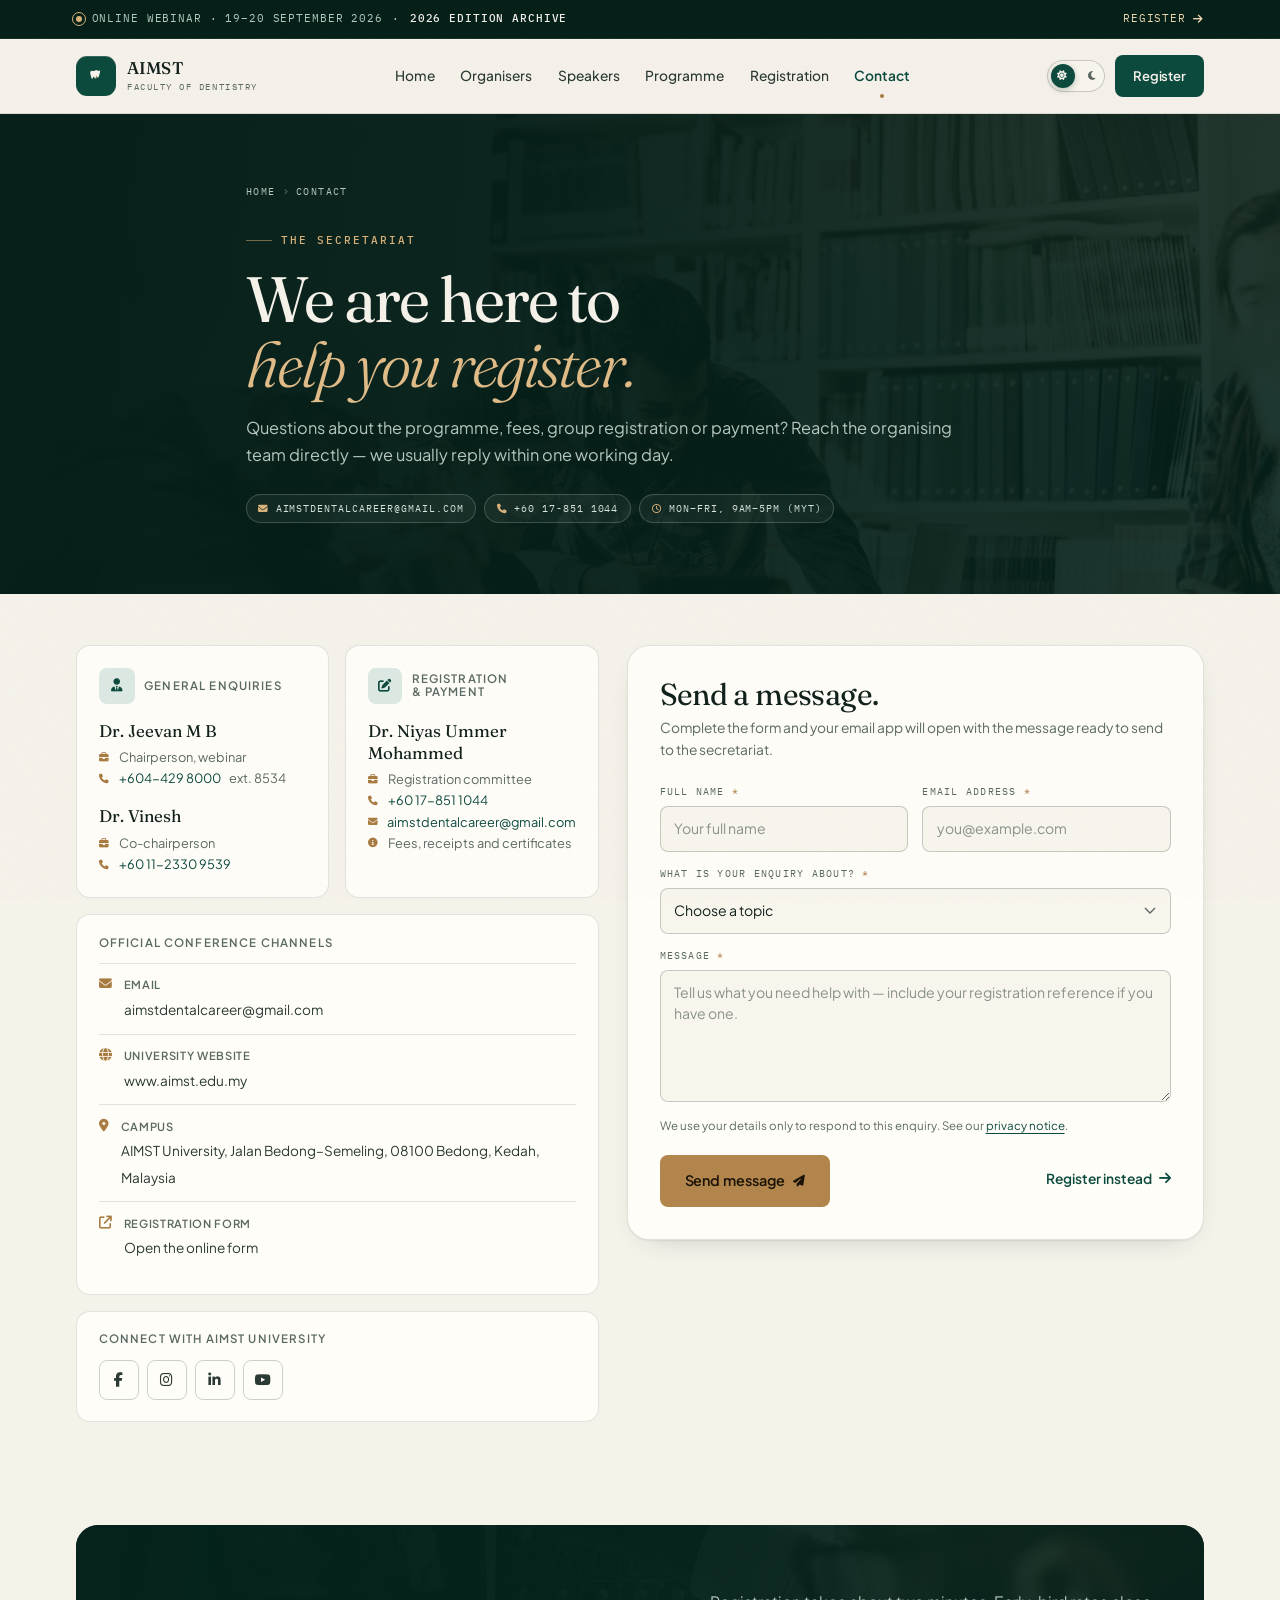
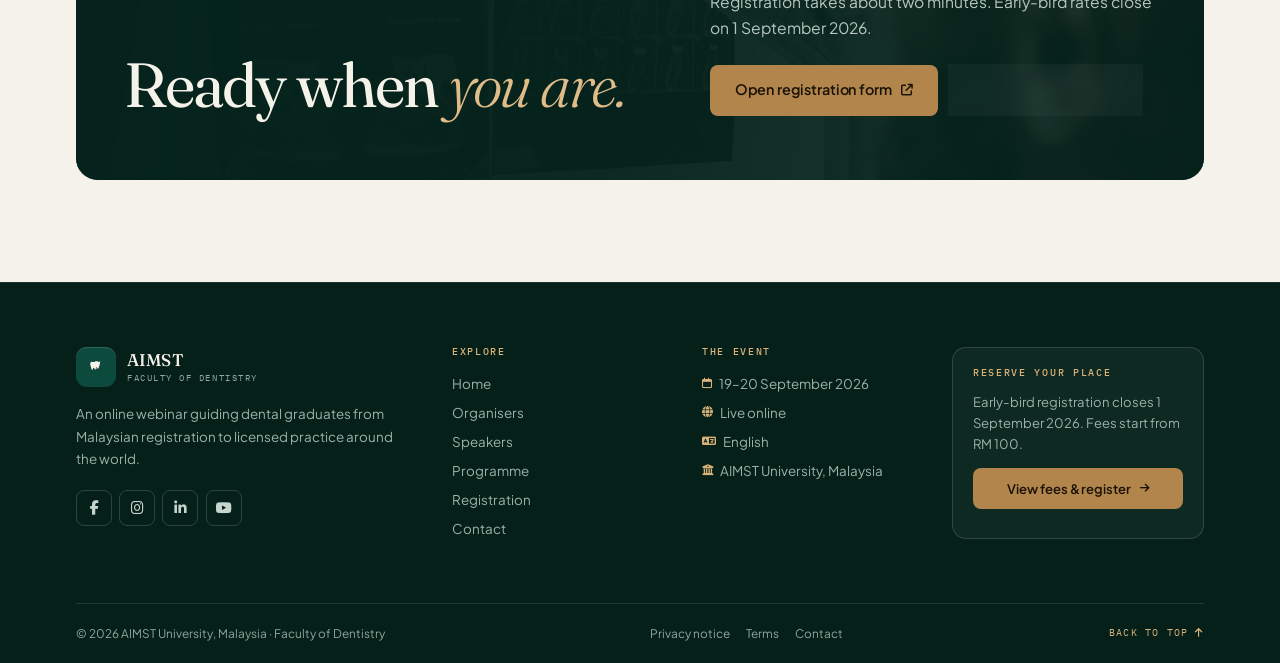
<file: contact.html>
<!DOCTYPE html>
<html lang="en" data-theme="light">

<head>
  <meta charset="UTF-8">
  <meta name="viewport" content="width=device-width, initial-scale=1.0">
  <title>Contact · Graduation to Global Practice Webinar</title>
  <meta name="description" content="Contact the AIMST Faculty of Dentistry webinar secretariat for general enquiries, registration support and payment questions. Reach Dr. Jeevan M B, Dr. Vinesh and Dr. Niyas Ummer Mohammed.">
  <meta name="theme-color" content="#0C4A3E">
  <meta property="og:title" content="Contact · Graduation to Global Practice">
  <meta property="og:description" content="Speak to the organising secretariat about registration, fees or the programme. Live online, 19–20 September 2026.">
  <meta property="og:type" content="website">
  <meta property="og:image" content="asset/images/about-team2.jpg">
  <link rel="icon" href="favicon.svg" type="image/svg+xml">
  <link rel="preconnect" href="https://fonts.googleapis.com">
  <link rel="preconnect" href="https://fonts.gstatic.com" crossorigin>
  <link href="https://fonts.googleapis.com/css2?family=Fraunces:ital,opsz,wght@0,9..144,300..700;1,9..144,300..600&family=IBM+Plex+Mono:wght@400;500&family=Plus+Jakarta+Sans:wght@400;500;600;700&display=swap" rel="stylesheet">
  <link rel="stylesheet" href="https://cdnjs.cloudflare.com/ajax/libs/font-awesome/6.5.2/css/all.min.css">
  <link rel="stylesheet" href="css/style.css">
  <script>
    (function () {
      var d = document.documentElement;
      d.classList.add('js');
      try {
        var t = localStorage.getItem('fod-theme');
        if (!t) t = window.matchMedia('(prefers-color-scheme: dark)').matches ? 'dark' : 'light';
        d.setAttribute('data-theme', t);
      } catch (e) {
        d.setAttribute('data-theme', 'light');
      }
    })();
  </script>
</head>

<body>
  <a class="skip-link" href="#main">Skip to main content</a>
  <div class="scroll-progress" aria-hidden="true"></div>

  <div class="announce">
    <div class="container announce__inner">
      <p class="announce__text">
        <span class="pulse-dot" aria-hidden="true"></span>
        <span class="announce__hide">Online webinar · 19–20 September 2026</span>
        <span class="announce__hide" aria-hidden="true">·</span>
        <strong><span data-countdown-inline>Early-bird now open</span></strong>
      </p>
      <a class="announce__link" href="registration.html">Register <i class="fa-solid fa-arrow-right" aria-hidden="true"></i></a>
    </div>
  </div>

  <header class="site-header">
    <div class="nav-shell">
      <div class="container nav-shell__inner">
        <a href="index.html" class="brand" aria-label="AIMST Faculty of Dentistry — home">
          <span class="brand__mark" aria-hidden="true">
            <svg viewBox="0 0 64 64" fill="none" xmlns="http://www.w3.org/2000/svg">
              <path d="M32 14.5c-4.4 0-6.1 2.1-8.8 2.1S18.9 14.5 16.5 17c-3.2 3.4-1.9 8.2-.3 12.8 1.1 3 1.6 8.7 4.1 8.7 2.4 0 1.5-5.7 3.7-5.7 2.1 0 2.3 5 4.8 5 2.4 0 2.2-7.3 3.6-7.3 1.4 0 1.5 4.8 3.3 4.8 2.5 0 3.4-5.9 4.4-8.7 1.6-4.7 2.8-9.7-.4-12.9C45.3 14.5 42 16.6 39.7 16.6S36.4 14.5 32 14.5Z" fill="#F6F3EC" />
              <circle cx="32" cy="34" r="2.4" fill="#B1854C" />
            </svg>
          </span>
          <span class="brand__text">
            <span class="brand__name">AIMST</span>
            <span class="brand__sub">Faculty of Dentistry</span>
          </span>
        </a>

        <nav class="nav" aria-label="Primary">
          <ul class="nav__list">
            <li><a class="nav__link" href="index.html">Home</a></li>
            <li><a class="nav__link" href="organiser.html">Organisers</a></li>
            <li><a class="nav__link" href="speakers.html">Speakers</a></li>
            <li><a class="nav__link" href="program.html">Programme</a></li>
            <li><a class="nav__link" href="registration.html">Registration</a></li>
            <li><a class="nav__link is-active" aria-current="page" href="contact.html">Contact</a></li>
          </ul>
        </nav>

        <div class="nav-actions">
          <button class="theme-toggle" id="themeToggle" type="button" aria-label="Switch to dark theme" aria-pressed="false">
            <span class="theme-toggle__track" aria-hidden="true">
              <i class="fa-solid fa-sun"></i>
              <i class="fa-solid fa-moon"></i>
              <span class="theme-toggle__thumb"></span>
            </span>
          </button>
          <a href="registration.html" class="btn btn--primary btn--sm nav-cta">Register</a>
          <button class="menu-btn" id="menuBtn" type="button" aria-expanded="false" aria-controls="mobileNav" aria-label="Open menu">
            <span></span><span></span>
          </button>
        </div>
      </div>
    </div>

    <div class="mobile-nav" id="mobileNav" hidden>
      <nav aria-label="Mobile navigation">
        <ul class="mobile-nav__list">
          <li><a class="mobile-nav__link" href="index.html">Home <i class="fa-solid fa-arrow-right" aria-hidden="true"></i></a></li>
          <li><a class="mobile-nav__link" href="organiser.html">Organisers <i class="fa-solid fa-arrow-right" aria-hidden="true"></i></a></li>
          <li><a class="mobile-nav__link" href="speakers.html">Speakers <i class="fa-solid fa-arrow-right" aria-hidden="true"></i></a></li>
          <li><a class="mobile-nav__link" href="program.html">Programme <i class="fa-solid fa-arrow-right" aria-hidden="true"></i></a></li>
          <li><a class="mobile-nav__link" href="registration.html">Registration <i class="fa-solid fa-arrow-right" aria-hidden="true"></i></a></li>
          <li><a class="mobile-nav__link is-active" href="contact.html">Contact <i class="fa-solid fa-arrow-right" aria-hidden="true"></i></a></li>
        </ul>
      </nav>
      <div class="mobile-nav__footer">
        <p class="mobile-nav__meta">19–20 September 2026 · Live online</p>
        <a href="registration.html" class="btn btn--accent btn--block">Register now <i class="fa-solid fa-arrow-right" aria-hidden="true"></i></a>
        <a href="mailto:aimstdentalcareer@gmail.com" class="btn btn--ghost btn--block">Email the secretariat</a>
      </div>
    </div>
  </header>

  <main id="main">
    <section class="page-hero">
      <div class="page-hero__bg" aria-hidden="true">
        <img src="asset/images/about-team2.jpg" alt="" width="1400" height="933" fetchpriority="high">
      </div>
      <div class="container page-hero__inner">
        <nav class="breadcrumb" aria-label="Breadcrumb">
          <a href="index.html">Home</a>
          <i class="fa-solid fa-chevron-right" aria-hidden="true"></i>
          <span aria-current="page">Contact</span>
        </nav>
        <p class="eyebrow eyebrow--light">The secretariat</p>
        <h1>We are here to <em>help you register.</em></h1>
        <p class="page-hero__lede">Questions about the programme, fees, group registration or payment? Reach the organising team directly — we usually reply within one working day.</p>
        <div class="page-hero__meta">
          <span><i class="fa-solid fa-envelope" aria-hidden="true"></i> aimstdentalcareer@gmail.com</span>
          <span><i class="fa-solid fa-phone" aria-hidden="true"></i> +60 17-851 1044</span>
          <span><i class="fa-regular fa-clock" aria-hidden="true"></i> Mon–Fri, 9am–5pm (MYT)</span>
        </div>
      </div>
    </section>

    <div class="container contact-layout">
      <div class="contact-side">
        <div class="contact-cards">
          <article class="contact-card" data-reveal>
            <div class="contact-card__head">
              <span class="contact-card__icon"><i class="fa-solid fa-user-tie" aria-hidden="true"></i></span>
              <h3>General enquiries</h3>
            </div>
            <p class="contact-person">Dr. Jeevan M B</p>
            <p class="contact-line"><i class="fa-solid fa-briefcase" aria-hidden="true"></i> Chairperson, webinar</p>
            <p class="contact-line"><i class="fa-solid fa-phone" aria-hidden="true"></i> <a href="tel:+6044298000">+604-429 8000</a> <span>ext. 8534</span></p>

            <p class="contact-person">Dr. Vinesh</p>
            <p class="contact-line"><i class="fa-solid fa-briefcase" aria-hidden="true"></i> Co-chairperson</p>
            <p class="contact-line"><i class="fa-solid fa-phone" aria-hidden="true"></i> <a href="tel:+601123309539">+60 11-2330 9539</a></p>
          </article>

          <article class="contact-card" data-reveal>
            <div class="contact-card__head">
              <span class="contact-card__icon"><i class="fa-solid fa-pen-to-square" aria-hidden="true"></i></span>
              <h3>Registration &amp; payment</h3>
            </div>
            <p class="contact-person">Dr. Niyas Ummer Mohammed</p>
            <p class="contact-line"><i class="fa-solid fa-briefcase" aria-hidden="true"></i> Registration committee</p>
            <p class="contact-line"><i class="fa-solid fa-phone" aria-hidden="true"></i> <a href="tel:+60178511044">+60 17-851 1044</a></p>
            <p class="contact-line"><i class="fa-solid fa-envelope" aria-hidden="true"></i> <a href="mailto:aimstdentalcareer@gmail.com">aimstdentalcareer@gmail.com</a></p>
            <p class="contact-line"><i class="fa-solid fa-circle-info" aria-hidden="true"></i> <span>Fees, receipts and certificates</span></p>
          </article>
        </div>

        <div class="channels" data-reveal>
          <h3>Official conference channels</h3>
          <div class="channel">
            <i class="fa-solid fa-envelope" aria-hidden="true"></i>
            <div>
              <strong>Email</strong>
              <a href="mailto:aimstdentalcareer@gmail.com">aimstdentalcareer@gmail.com</a>
            </div>
          </div>
          <div class="channel">
            <i class="fa-solid fa-globe" aria-hidden="true"></i>
            <div>
              <strong>University website</strong>
              <a href="https://www.aimst.edu.my/" target="_blank" rel="noopener noreferrer">www.aimst.edu.my</a>
            </div>
          </div>
          <div class="channel">
            <i class="fa-solid fa-location-dot" aria-hidden="true"></i>
            <div>
              <strong>Campus</strong>
              <span>AIMST University, Jalan Bedong–Semeling, 08100 Bedong, Kedah, Malaysia</span>
            </div>
          </div>
          <div class="channel">
            <i class="fa-solid fa-arrow-up-right-from-square" aria-hidden="true"></i>
            <div>
              <strong>Registration form</strong>
              <a href="https://forms.gle/yitCFHiumkZ3yNJd8" target="_blank" rel="noopener noreferrer">Open the online form</a>
            </div>
          </div>
        </div>

        <div class="channels" data-reveal>
          <h3>Connect with AIMST University</h3>
          <div class="socials">
            <a class="social-btn" href="https://www.facebook.com/aimst2u/" target="_blank" rel="noopener noreferrer" aria-label="AIMST University on Facebook"><i class="fa-brands fa-facebook-f" aria-hidden="true"></i></a>
            <a class="social-btn" href="https://www.instagram.com/aimstuniversity/" target="_blank" rel="noopener noreferrer" aria-label="AIMST University on Instagram"><i class="fa-brands fa-instagram" aria-hidden="true"></i></a>
            <a class="social-btn" href="https://my.linkedin.com/school/aimst-university2001/" target="_blank" rel="noopener noreferrer" aria-label="AIMST University on LinkedIn"><i class="fa-brands fa-linkedin-in" aria-hidden="true"></i></a>
            <a class="social-btn" href="https://www.youtube.com/@aimstuniversityaimst2u" target="_blank" rel="noopener noreferrer" aria-label="AIMST University on YouTube"><i class="fa-brands fa-youtube" aria-hidden="true"></i></a>
          </div>
        </div>
      </div>

      <div class="form-card" data-reveal>
        <h2>Send a message.</h2>
        <p>Complete the form and your email app will open with the message ready to send to the secretariat.</p>

        <form class="form" id="contactForm" novalidate>
          <div class="field">
            <label for="name">Full name <span>*</span></label>
            <input class="input" id="name" name="name" type="text" autocomplete="name" placeholder="Your full name" required>
            <span class="field__error">Please enter your name.</span>
          </div>

          <div class="field">
            <label for="email">Email address <span>*</span></label>
            <input class="input" id="email" name="email" type="email" autocomplete="email" placeholder="you@example.com" required>
            <span class="field__error">Please enter a valid email address.</span>
          </div>

          <div class="field field--full">
            <label for="topic">What is your enquiry about? <span>*</span></label>
            <select class="select" id="topic" name="topic" required>
              <option value="" selected disabled>Choose a topic</option>
              <option value="Registration &amp; fees">Registration &amp; fees</option>
              <option value="Payment or receipt">Payment or receipt</option>
              <option value="Programme &amp; sessions">Programme &amp; sessions</option>
              <option value="Group registration">Group registration</option>
              <option value="Accessibility or special requirements">Accessibility or special requirements</option>
              <option value="Other">Other</option>
            </select>
            <span class="field__error">Please choose a topic.</span>
          </div>

          <div class="field field--full">
            <label for="message">Message <span>*</span></label>
            <textarea class="textarea" id="message" name="message" placeholder="Tell us what you need help with — include your registration reference if you have one." required></textarea>
            <span class="field__error">Please tell us how we can help.</span>
          </div>

          <p class="form__note">We use your details only to respond to this enquiry. See our <a href="privacy.html">privacy notice</a>.</p>

          <div class="form__footer">
            <button class="btn btn--accent" type="submit">Send message <i class="fa-solid fa-paper-plane" aria-hidden="true"></i></button>
            <a class="link-arrow" href="registration.html">Register instead <i class="fa-solid fa-arrow-right" aria-hidden="true"></i></a>
          </div>

          <div class="form__status" id="formStatus" role="status" aria-live="polite"></div>
        </form>
      </div>
    </div>

    <section class="section">
      <div class="container">
        <div class="cta-band cta-band--inset">
          <div class="cta-band__bg" aria-hidden="true">
            <img src="asset/images/cta-clinic.jpg" alt="" width="1600" height="1067" loading="lazy">
          </div>
          <div class="cta-band__inner">
            <h2>Ready when <em>you are.</em></h2>
            <div class="cta-band__side">
              <p>Registration takes about two minutes. Early-bird rates close on 1 September 2026.</p>
              <div class="cta-band__actions">
                <a href="https://forms.gle/yitCFHiumkZ3yNJd8" target="_blank" rel="noopener noreferrer" class="btn btn--accent">Open registration form <i class="fa-solid fa-arrow-up-right-from-square" aria-hidden="true"></i></a>
                <a href="program.html" class="btn btn--ghost-light">View the programme</a>
              </div>
            </div>
          </div>
        </div>
      </div>
    </section>
  </main>

  <footer class="site-footer site-footer--flush">
    <div class="container">
      <div class="site-footer__grid">
        <div class="footer-brand">
          <a href="index.html" class="brand" aria-label="AIMST Faculty of Dentistry — home">
            <span class="brand__mark" aria-hidden="true">
              <svg viewBox="0 0 64 64" fill="none" xmlns="http://www.w3.org/2000/svg">
                <path d="M32 14.5c-4.4 0-6.1 2.1-8.8 2.1S18.9 14.5 16.5 17c-3.2 3.4-1.9 8.2-.3 12.8 1.1 3 1.6 8.7 4.1 8.7 2.4 0 1.5-5.7 3.7-5.7 2.1 0 2.3 5 4.8 5 2.4 0 2.2-7.3 3.6-7.3 1.4 0 1.5 4.8 3.3 4.8 2.5 0 3.4-5.9 4.4-8.7 1.6-4.7 2.8-9.7-.4-12.9C45.3 14.5 42 16.6 39.7 16.6S36.4 14.5 32 14.5Z" fill="#F6F3EC" />
                <circle cx="32" cy="34" r="2.4" fill="#B1854C" />
              </svg>
            </span>
            <span class="brand__text">
              <span class="brand__name">AIMST</span>
              <span class="brand__sub">Faculty of Dentistry</span>
            </span>
          </a>
          <p>An online webinar guiding dental graduates from Malaysian registration to licensed practice around the world.</p>
          <div class="footer-socials">
            <a class="social-btn" href="https://www.facebook.com/aimst2u/" target="_blank" rel="noopener noreferrer" aria-label="AIMST University on Facebook"><i class="fa-brands fa-facebook-f" aria-hidden="true"></i></a>
            <a class="social-btn" href="https://www.instagram.com/aimstuniversity/" target="_blank" rel="noopener noreferrer" aria-label="AIMST University on Instagram"><i class="fa-brands fa-instagram" aria-hidden="true"></i></a>
            <a class="social-btn" href="https://my.linkedin.com/school/aimst-university2001/" target="_blank" rel="noopener noreferrer" aria-label="AIMST University on LinkedIn"><i class="fa-brands fa-linkedin-in" aria-hidden="true"></i></a>
            <a class="social-btn" href="https://www.youtube.com/@aimstuniversityaimst2u" target="_blank" rel="noopener noreferrer" aria-label="AIMST University on YouTube"><i class="fa-brands fa-youtube" aria-hidden="true"></i></a>
          </div>
        </div>

        <div class="footer-col">
          <h3>Explore</h3>
          <ul>
            <li><a href="index.html">Home</a></li>
            <li><a href="organiser.html">Organisers</a></li>
            <li><a href="speakers.html">Speakers</a></li>
            <li><a href="program.html">Programme</a></li>
            <li><a href="registration.html">Registration</a></li>
            <li><a href="contact.html">Contact</a></li>
          </ul>
        </div>

        <div class="footer-col">
          <h3>The event</h3>
          <ul>
            <li><i class="fa-regular fa-calendar" aria-hidden="true"></i> <span>19–20 September 2026</span></li>
            <li><i class="fa-solid fa-globe" aria-hidden="true"></i> <span>Live online</span></li>
            <li><i class="fa-solid fa-language" aria-hidden="true"></i> <span>English</span></li>
            <li><i class="fa-solid fa-building-columns" aria-hidden="true"></i> <span>AIMST University, Malaysia</span></li>
          </ul>
        </div>

        <div class="footer-register">
          <h3>Reserve your place</h3>
          <p>Early-bird registration closes 1 September 2026. Fees start from RM 100.</p>
          <a href="registration.html" class="btn btn--accent btn--sm">View fees &amp; register <i class="fa-solid fa-arrow-right" aria-hidden="true"></i></a>
        </div>
      </div>

      <div class="footer-bottom">
        <p>© <span data-year>2026</span> AIMST University, Malaysia · Faculty of Dentistry</p>
        <div class="footer-legal">
          <a href="privacy.html">Privacy notice</a>
          <a href="terms.html">Terms</a>
          <a href="contact.html">Contact</a>
        </div>
        <button class="to-top" type="button" data-to-top>Back to top <i class="fa-solid fa-arrow-up" aria-hidden="true"></i></button>
      </div>
    </div>
  </footer>

  <script src="js/main.js" defer></script>
</body>

</html>
</file>
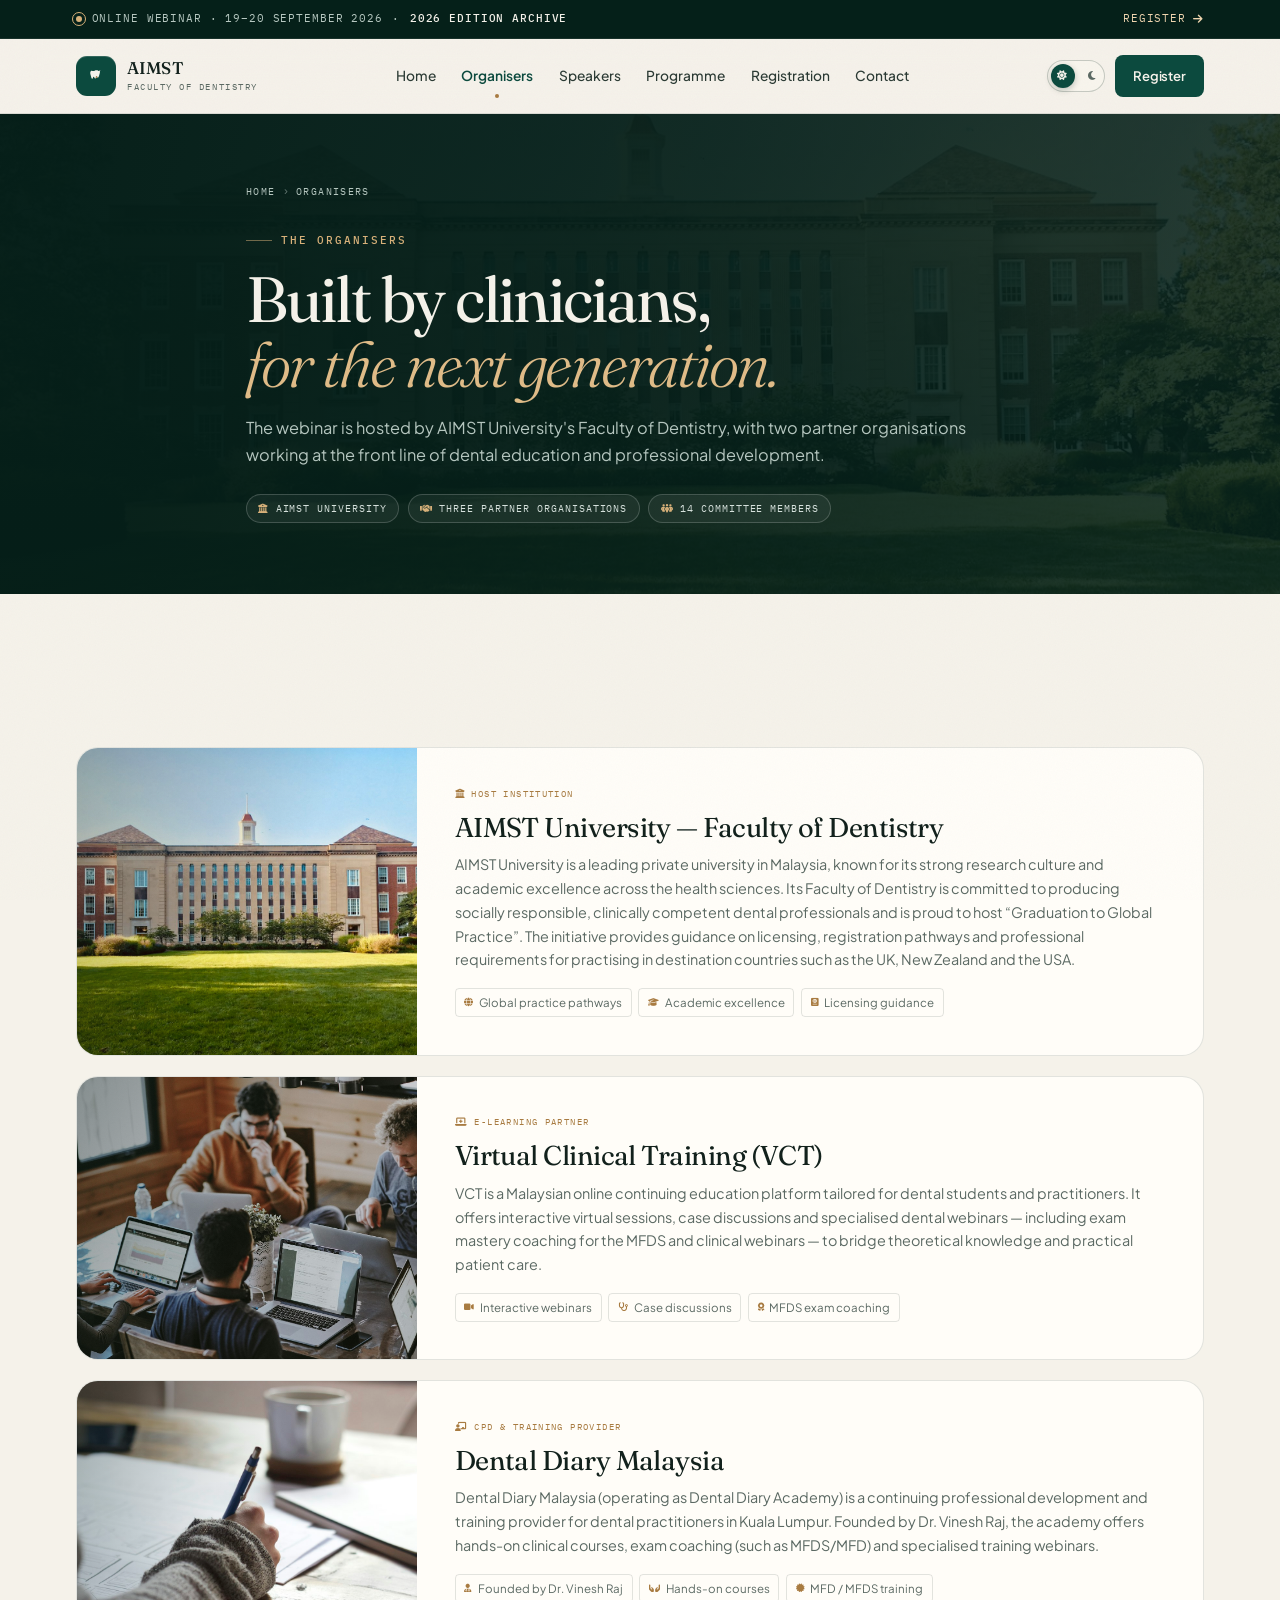
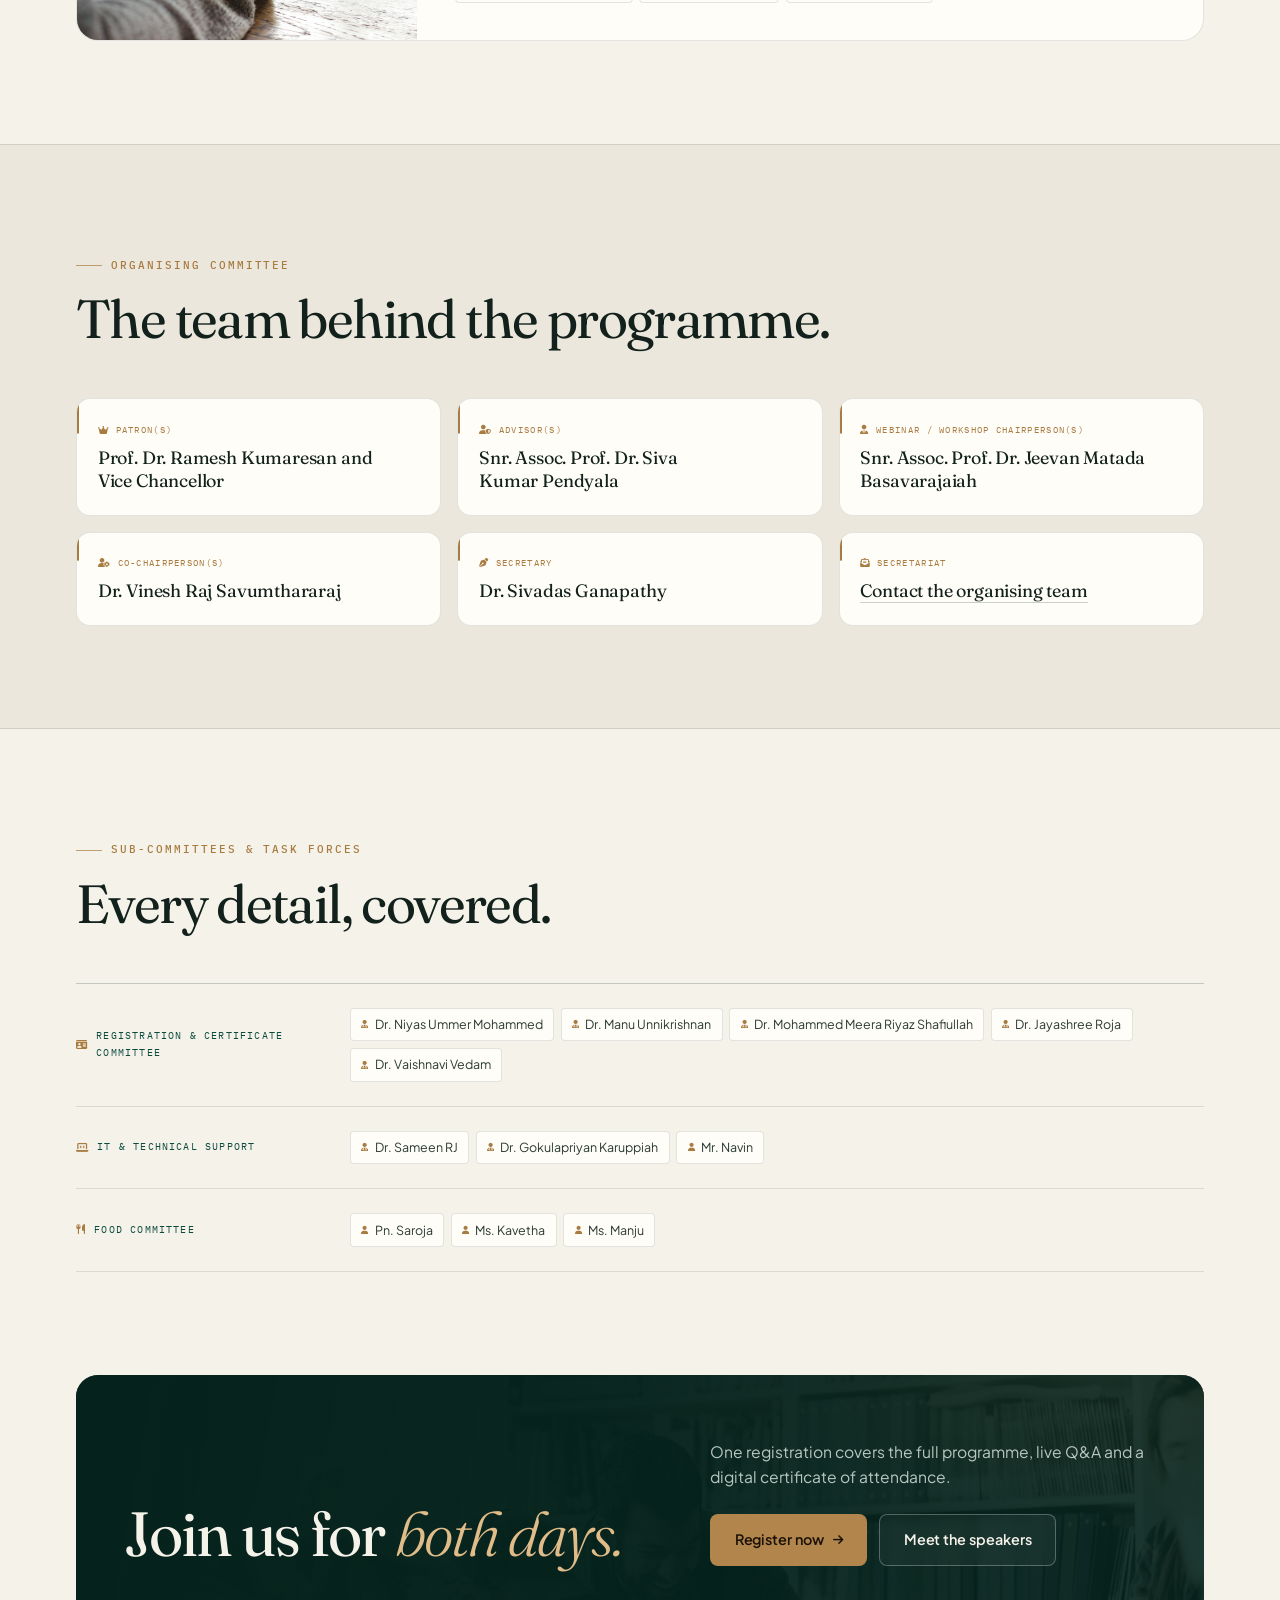
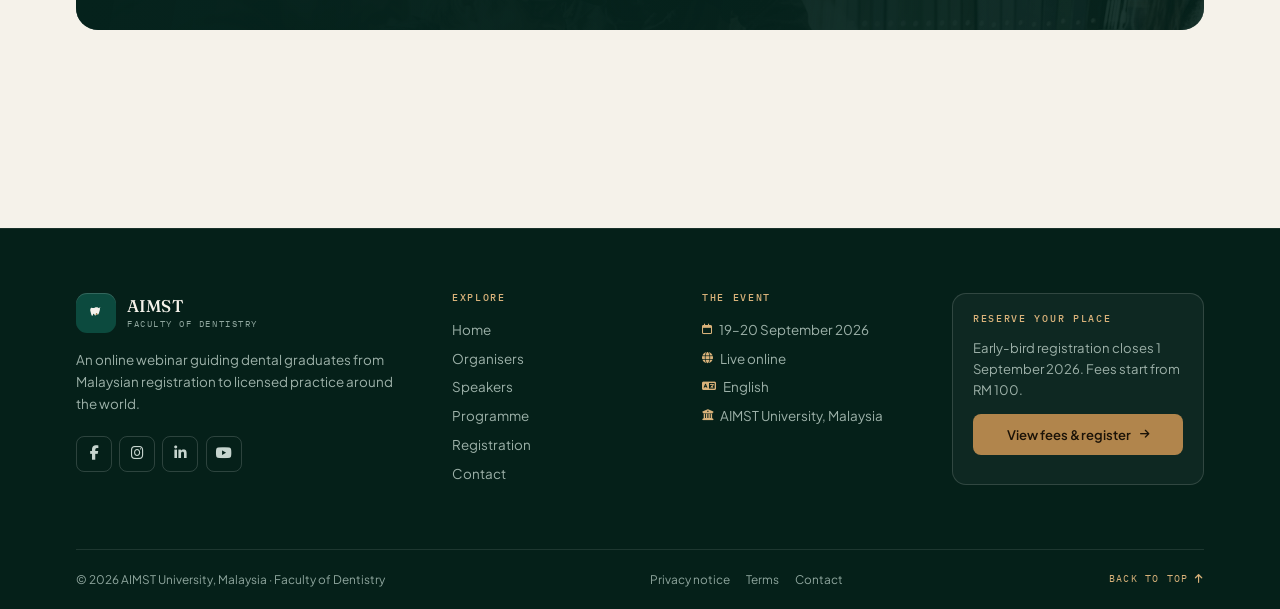
<file: organiser.html>
<!DOCTYPE html>
<html lang="en" data-theme="light">

<head>
  <meta charset="UTF-8">
  <meta name="viewport" content="width=device-width, initial-scale=1.0">
  <title>Organisers · Graduation to Global Practice Webinar</title>
  <meta name="description" content="AIMST University's Faculty of Dentistry, Virtual Clinical Training and Dental Diary Malaysia present the Graduation to Global Practice webinar. Meet the organising committee.">
  <meta name="theme-color" content="#0C4A3E">
  <meta property="og:title" content="Organisers · Graduation to Global Practice">
  <meta property="og:description" content="Hosted by AIMST University's Faculty of Dentistry, with Virtual Clinical Training and Dental Diary Malaysia.">
  <meta property="og:type" content="website">
  <meta property="og:image" content="asset/images/partner-campus2.jpg">
  <link rel="icon" href="favicon.svg" type="image/svg+xml">
  <link rel="preconnect" href="https://fonts.googleapis.com">
  <link rel="preconnect" href="https://fonts.gstatic.com" crossorigin>
  <link href="https://fonts.googleapis.com/css2?family=Fraunces:ital,opsz,wght@0,9..144,300..700;1,9..144,300..600&family=IBM+Plex+Mono:wght@400;500&family=Plus+Jakarta+Sans:wght@400;500;600;700&display=swap" rel="stylesheet">
  <link rel="stylesheet" href="https://cdnjs.cloudflare.com/ajax/libs/font-awesome/6.5.2/css/all.min.css">
  <link rel="stylesheet" href="css/style.css">
  <script>
    (function () {
      var d = document.documentElement;
      d.classList.add('js');
      try {
        var t = localStorage.getItem('fod-theme');
        if (!t) t = window.matchMedia('(prefers-color-scheme: dark)').matches ? 'dark' : 'light';
        d.setAttribute('data-theme', t);
      } catch (e) {
        d.setAttribute('data-theme', 'light');
      }
    })();
  </script>
</head>

<body>
  <a class="skip-link" href="#main">Skip to main content</a>
  <div class="scroll-progress" aria-hidden="true"></div>

  <div class="announce">
    <div class="container announce__inner">
      <p class="announce__text">
        <span class="pulse-dot" aria-hidden="true"></span>
        <span class="announce__hide">Online webinar · 19–20 September 2026</span>
        <span class="announce__hide" aria-hidden="true">·</span>
        <strong><span data-countdown-inline>Early-bird now open</span></strong>
      </p>
      <a class="announce__link" href="registration.html">Register <i class="fa-solid fa-arrow-right" aria-hidden="true"></i></a>
    </div>
  </div>

  <header class="site-header">
    <div class="nav-shell">
      <div class="container nav-shell__inner">
        <a href="index.html" class="brand" aria-label="AIMST Faculty of Dentistry — home">
          <span class="brand__mark" aria-hidden="true">
            <svg viewBox="0 0 64 64" fill="none" xmlns="http://www.w3.org/2000/svg">
              <path d="M32 14.5c-4.4 0-6.1 2.1-8.8 2.1S18.9 14.5 16.5 17c-3.2 3.4-1.9 8.2-.3 12.8 1.1 3 1.6 8.7 4.1 8.7 2.4 0 1.5-5.7 3.7-5.7 2.1 0 2.3 5 4.8 5 2.4 0 2.2-7.3 3.6-7.3 1.4 0 1.5 4.8 3.3 4.8 2.5 0 3.4-5.9 4.4-8.7 1.6-4.7 2.8-9.7-.4-12.9C45.3 14.5 42 16.6 39.7 16.6S36.4 14.5 32 14.5Z" fill="#F6F3EC" />
              <circle cx="32" cy="34" r="2.4" fill="#B1854C" />
            </svg>
          </span>
          <span class="brand__text">
            <span class="brand__name">AIMST</span>
            <span class="brand__sub">Faculty of Dentistry</span>
          </span>
        </a>

        <nav class="nav" aria-label="Primary">
          <ul class="nav__list">
            <li><a class="nav__link" href="index.html">Home</a></li>
            <li><a class="nav__link is-active" aria-current="page" href="organiser.html">Organisers</a></li>
            <li><a class="nav__link" href="speakers.html">Speakers</a></li>
            <li><a class="nav__link" href="program.html">Programme</a></li>
            <li><a class="nav__link" href="registration.html">Registration</a></li>
            <li><a class="nav__link" href="contact.html">Contact</a></li>
          </ul>
        </nav>

        <div class="nav-actions">
          <button class="theme-toggle" id="themeToggle" type="button" aria-label="Switch to dark theme" aria-pressed="false">
            <span class="theme-toggle__track" aria-hidden="true">
              <i class="fa-solid fa-sun"></i>
              <i class="fa-solid fa-moon"></i>
              <span class="theme-toggle__thumb"></span>
            </span>
          </button>
          <a href="registration.html" class="btn btn--primary btn--sm nav-cta">Register</a>
          <button class="menu-btn" id="menuBtn" type="button" aria-expanded="false" aria-controls="mobileNav" aria-label="Open menu">
            <span></span><span></span>
          </button>
        </div>
      </div>
    </div>

    <div class="mobile-nav" id="mobileNav" hidden>
      <nav aria-label="Mobile navigation">
        <ul class="mobile-nav__list">
          <li><a class="mobile-nav__link" href="index.html">Home <i class="fa-solid fa-arrow-right" aria-hidden="true"></i></a></li>
          <li><a class="mobile-nav__link is-active" href="organiser.html">Organisers <i class="fa-solid fa-arrow-right" aria-hidden="true"></i></a></li>
          <li><a class="mobile-nav__link" href="speakers.html">Speakers <i class="fa-solid fa-arrow-right" aria-hidden="true"></i></a></li>
          <li><a class="mobile-nav__link" href="program.html">Programme <i class="fa-solid fa-arrow-right" aria-hidden="true"></i></a></li>
          <li><a class="mobile-nav__link" href="registration.html">Registration <i class="fa-solid fa-arrow-right" aria-hidden="true"></i></a></li>
          <li><a class="mobile-nav__link" href="contact.html">Contact <i class="fa-solid fa-arrow-right" aria-hidden="true"></i></a></li>
        </ul>
      </nav>
      <div class="mobile-nav__footer">
        <p class="mobile-nav__meta">19–20 September 2026 · Live online</p>
        <a href="registration.html" class="btn btn--accent btn--block">Register now <i class="fa-solid fa-arrow-right" aria-hidden="true"></i></a>
        <a href="contact.html" class="btn btn--ghost btn--block">Contact the secretariat</a>
      </div>
    </div>
  </header>

  <main id="main">
    <section class="page-hero">
      <div class="page-hero__bg" aria-hidden="true">
        <img src="asset/images/partner-campus2.jpg" alt="" width="1200" height="786" fetchpriority="high">
      </div>
      <div class="container page-hero__inner">
        <nav class="breadcrumb" aria-label="Breadcrumb">
          <a href="index.html">Home</a>
          <i class="fa-solid fa-chevron-right" aria-hidden="true"></i>
          <span aria-current="page">Organisers</span>
        </nav>
        <p class="eyebrow eyebrow--light">The organisers</p>
        <h1>Built by clinicians, <em>for the next generation.</em></h1>
        <p class="page-hero__lede">The webinar is hosted by AIMST University's Faculty of Dentistry, with two partner organisations working at the front line of dental education and professional development.</p>
        <div class="page-hero__meta">
          <span><i class="fa-solid fa-building-columns" aria-hidden="true"></i> AIMST University</span>
          <span><i class="fa-solid fa-handshake" aria-hidden="true"></i> Three partner organisations</span>
          <span><i class="fa-solid fa-people-group" aria-hidden="true"></i> 14 committee members</span>
        </div>
      </div>
    </section>

    <section class="section">
      <div class="container">
        <div class="partner-stack">
          <article class="partner-card" data-reveal>
            <div class="partner-card__media">
              <img src="asset/images/partner-campus2.jpg" alt="University campus building and lawn" width="1200" height="786" loading="lazy">
            </div>
            <div class="partner-card__body">
              <span class="partner-tag"><i class="fa-solid fa-building-columns" aria-hidden="true"></i> Host institution</span>
              <h3>AIMST University — Faculty of Dentistry</h3>
              <p>AIMST University is a leading private university in Malaysia, known for its strong research culture and academic excellence across the health sciences. Its Faculty of Dentistry is committed to producing socially responsible, clinically competent dental professionals and is proud to host “Graduation to Global Practice”. The initiative provides guidance on licensing, registration pathways and professional requirements for practising in destination countries such as the UK, New Zealand and the USA.</p>
              <div class="partner-card__highlights">
                <span class="chip"><i class="fa-solid fa-globe" aria-hidden="true"></i> Global practice pathways</span>
                <span class="chip"><i class="fa-solid fa-graduation-cap" aria-hidden="true"></i> Academic excellence</span>
                <span class="chip"><i class="fa-solid fa-passport" aria-hidden="true"></i> Licensing guidance</span>
              </div>
            </div>
          </article>

          <article class="partner-card" data-reveal>
            <div class="partner-card__media">
              <img src="asset/images/partner-vct.jpg" alt="Participants joining an online clinical training session" width="1200" height="1799" loading="lazy">
            </div>
            <div class="partner-card__body">
              <span class="partner-tag"><i class="fa-solid fa-laptop-medical" aria-hidden="true"></i> E-learning partner</span>
              <h3>Virtual Clinical Training (VCT)</h3>
              <p>VCT is a Malaysian online continuing education platform tailored for dental students and practitioners. It offers interactive virtual sessions, case discussions and specialised dental webinars — including exam mastery coaching for the MFDS and clinical webinars — to bridge theoretical knowledge and practical patient care.</p>
              <div class="partner-card__highlights">
                <span class="chip"><i class="fa-solid fa-video" aria-hidden="true"></i> Interactive webinars</span>
                <span class="chip"><i class="fa-solid fa-stethoscope" aria-hidden="true"></i> Case discussions</span>
                <span class="chip"><i class="fa-solid fa-award" aria-hidden="true"></i> MFDS exam coaching</span>
              </div>
            </div>
          </article>

          <article class="partner-card" data-reveal>
            <div class="partner-card__media">
              <img src="asset/images/partner-diary.jpg" alt="Clinician writing notes during a continuing professional development course" width="1200" height="800" loading="lazy">
            </div>
            <div class="partner-card__body">
              <span class="partner-tag"><i class="fa-solid fa-chalkboard-user" aria-hidden="true"></i> CPD &amp; training provider</span>
              <h3>Dental Diary Malaysia</h3>
              <p>Dental Diary Malaysia (operating as Dental Diary Academy) is a continuing professional development and training provider for dental practitioners in Kuala Lumpur. Founded by Dr. Vinesh Raj, the academy offers hands-on clinical courses, exam coaching (such as MFDS/MFD) and specialised training webinars.</p>
              <div class="partner-card__highlights">
                <span class="chip"><i class="fa-solid fa-user-doctor" aria-hidden="true"></i> Founded by Dr. Vinesh Raj</span>
                <span class="chip"><i class="fa-solid fa-hands-holding" aria-hidden="true"></i> Hands-on courses</span>
                <span class="chip"><i class="fa-solid fa-certificate" aria-hidden="true"></i> MFD / MFDS training</span>
              </div>
            </div>
          </article>
        </div>
      </div>
    </section>

    <section class="section section--alt">
      <div class="container">
        <div class="section-head" data-reveal>
          <p class="eyebrow">Organising committee</p>
          <h2>The team behind the programme.</h2>
        </div>

        <div class="leadership">
          <article class="lead-card" data-reveal>
            <p class="lead-card__role"><i class="fa-solid fa-crown" aria-hidden="true"></i> Patron(s)</p>
            <p class="lead-card__name">Prof. Dr. Ramesh Kumaresan and Vice Chancellor</p>
          </article>
          <article class="lead-card" data-reveal>
            <p class="lead-card__role"><i class="fa-solid fa-user-shield" aria-hidden="true"></i> Advisor(s)</p>
            <p class="lead-card__name">Snr. Assoc. Prof. Dr. Siva Kumar Pendyala</p>
          </article>
          <article class="lead-card" data-reveal>
            <p class="lead-card__role"><i class="fa-solid fa-user-tie" aria-hidden="true"></i> Webinar / Workshop Chairperson(s)</p>
            <p class="lead-card__name">Snr. Assoc. Prof. Dr. Jeevan Matada Basavarajaiah</p>
          </article>
          <article class="lead-card" data-reveal>
            <p class="lead-card__role"><i class="fa-solid fa-user-gear" aria-hidden="true"></i> Co-Chairperson(s)</p>
            <p class="lead-card__name">Dr. Vinesh Raj Savumthararaj</p>
          </article>
          <article class="lead-card" data-reveal>
            <p class="lead-card__role"><i class="fa-solid fa-pen-nib" aria-hidden="true"></i> Secretary</p>
            <p class="lead-card__name">Dr. Sivadas Ganapathy</p>
          </article>
          <article class="lead-card" data-reveal>
            <p class="lead-card__role"><i class="fa-solid fa-envelope-open-text" aria-hidden="true"></i> Secretariat</p>
            <p class="lead-card__name"><a href="contact.html">Contact the organising team</a></p>
          </article>
        </div>
      </div>
    </section>

    <section class="section">
      <div class="container">
        <div class="section-head" data-reveal>
          <p class="eyebrow">Sub-committees &amp; task forces</p>
          <h2>Every detail, covered.</h2>
        </div>

        <div class="committee">
          <div class="committee-group" data-reveal>
            <div class="committee-group__role"><i class="fa-solid fa-id-card" aria-hidden="true"></i> Registration &amp; Certificate Committee</div>
            <div class="member-chips">
              <span class="member-chip"><i class="fa-solid fa-user-doctor" aria-hidden="true"></i> Dr. Niyas Ummer Mohammed</span>
              <span class="member-chip"><i class="fa-solid fa-user-doctor" aria-hidden="true"></i> Dr. Manu Unnikrishnan</span>
              <span class="member-chip"><i class="fa-solid fa-user-doctor" aria-hidden="true"></i> Dr. Mohammed Meera Riyaz Shafiullah</span>
              <span class="member-chip"><i class="fa-solid fa-user-doctor" aria-hidden="true"></i> Dr. Jayashree Roja</span>
              <span class="member-chip"><i class="fa-solid fa-user-doctor" aria-hidden="true"></i> Dr. Vaishnavi Vedam</span>
            </div>
          </div>

          <div class="committee-group" data-reveal>
            <div class="committee-group__role"><i class="fa-solid fa-laptop-code" aria-hidden="true"></i> IT &amp; Technical Support</div>
            <div class="member-chips">
              <span class="member-chip"><i class="fa-solid fa-user-doctor" aria-hidden="true"></i> Dr. Sameen RJ</span>
              <span class="member-chip"><i class="fa-solid fa-user-doctor" aria-hidden="true"></i> Dr. Gokulapriyan Karuppiah</span>
              <span class="member-chip"><i class="fa-solid fa-user" aria-hidden="true"></i> Mr. Navin</span>
            </div>
          </div>

          <div class="committee-group" data-reveal>
            <div class="committee-group__role"><i class="fa-solid fa-utensils" aria-hidden="true"></i> Food Committee</div>
            <div class="member-chips">
              <span class="member-chip"><i class="fa-solid fa-user" aria-hidden="true"></i> Pn. Saroja</span>
              <span class="member-chip"><i class="fa-solid fa-user" aria-hidden="true"></i> Ms. Kavetha</span>
              <span class="member-chip"><i class="fa-solid fa-user" aria-hidden="true"></i> Ms. Manju</span>
            </div>
          </div>
        </div>
      </div>
    </section>

    <section class="section section--flush-top">
      <div class="container">
        <div class="cta-band cta-band--inset">
          <div class="cta-band__bg" aria-hidden="true">
            <img src="asset/images/about-team2.jpg" alt="" width="1400" height="933" loading="lazy">
          </div>
          <div class="cta-band__inner">
            <h2>Join us for <em>both days.</em></h2>
            <div class="cta-band__side">
              <p>One registration covers the full programme, live Q&amp;A and a digital certificate of attendance.</p>
              <div class="cta-band__actions">
                <a href="registration.html" class="btn btn--accent">Register now <i class="fa-solid fa-arrow-right" aria-hidden="true"></i></a>
                <a href="speakers.html" class="btn btn--ghost-light">Meet the speakers</a>
              </div>
            </div>
          </div>
        </div>
      </div>
    </section>
  </main>

  <footer class="site-footer">
    <div class="container">
      <div class="site-footer__grid">
        <div class="footer-brand">
          <a href="index.html" class="brand" aria-label="AIMST Faculty of Dentistry — home">
            <span class="brand__mark" aria-hidden="true">
              <svg viewBox="0 0 64 64" fill="none" xmlns="http://www.w3.org/2000/svg">
                <path d="M32 14.5c-4.4 0-6.1 2.1-8.8 2.1S18.9 14.5 16.5 17c-3.2 3.4-1.9 8.2-.3 12.8 1.1 3 1.6 8.7 4.1 8.7 2.4 0 1.5-5.7 3.7-5.7 2.1 0 2.3 5 4.8 5 2.4 0 2.2-7.3 3.6-7.3 1.4 0 1.5 4.8 3.3 4.8 2.5 0 3.4-5.9 4.4-8.7 1.6-4.7 2.8-9.7-.4-12.9C45.3 14.5 42 16.6 39.7 16.6S36.4 14.5 32 14.5Z" fill="#F6F3EC" />
                <circle cx="32" cy="34" r="2.4" fill="#B1854C" />
              </svg>
            </span>
            <span class="brand__text">
              <span class="brand__name">AIMST</span>
              <span class="brand__sub">Faculty of Dentistry</span>
            </span>
          </a>
          <p>An online webinar guiding dental graduates from Malaysian registration to licensed practice around the world.</p>
          <div class="footer-socials">
            <a class="social-btn" href="https://www.facebook.com/aimst2u/" target="_blank" rel="noopener noreferrer" aria-label="AIMST University on Facebook"><i class="fa-brands fa-facebook-f" aria-hidden="true"></i></a>
            <a class="social-btn" href="https://www.instagram.com/aimstuniversity/" target="_blank" rel="noopener noreferrer" aria-label="AIMST University on Instagram"><i class="fa-brands fa-instagram" aria-hidden="true"></i></a>
            <a class="social-btn" href="https://my.linkedin.com/school/aimst-university2001/" target="_blank" rel="noopener noreferrer" aria-label="AIMST University on LinkedIn"><i class="fa-brands fa-linkedin-in" aria-hidden="true"></i></a>
            <a class="social-btn" href="https://www.youtube.com/@aimstuniversityaimst2u" target="_blank" rel="noopener noreferrer" aria-label="AIMST University on YouTube"><i class="fa-brands fa-youtube" aria-hidden="true"></i></a>
          </div>
        </div>

        <div class="footer-col">
          <h3>Explore</h3>
          <ul>
            <li><a href="index.html">Home</a></li>
            <li><a href="organiser.html">Organisers</a></li>
            <li><a href="speakers.html">Speakers</a></li>
            <li><a href="program.html">Programme</a></li>
            <li><a href="registration.html">Registration</a></li>
            <li><a href="contact.html">Contact</a></li>
          </ul>
        </div>

        <div class="footer-col">
          <h3>The event</h3>
          <ul>
            <li><i class="fa-regular fa-calendar" aria-hidden="true"></i> <span>19–20 September 2026</span></li>
            <li><i class="fa-solid fa-globe" aria-hidden="true"></i> <span>Live online</span></li>
            <li><i class="fa-solid fa-language" aria-hidden="true"></i> <span>English</span></li>
            <li><i class="fa-solid fa-building-columns" aria-hidden="true"></i> <span>AIMST University, Malaysia</span></li>
          </ul>
        </div>

        <div class="footer-register">
          <h3>Reserve your place</h3>
          <p>Early-bird registration closes 1 September 2026. Fees start from RM 100.</p>
          <a href="registration.html" class="btn btn--accent btn--sm">View fees &amp; register <i class="fa-solid fa-arrow-right" aria-hidden="true"></i></a>
        </div>
      </div>

      <div class="footer-bottom">
        <p>© <span data-year>2026</span> AIMST University, Malaysia · Faculty of Dentistry</p>
        <div class="footer-legal">
          <a href="privacy.html">Privacy notice</a>
          <a href="terms.html">Terms</a>
          <a href="contact.html">Contact</a>
        </div>
        <button class="to-top" type="button" data-to-top>Back to top <i class="fa-solid fa-arrow-up" aria-hidden="true"></i></button>
      </div>
    </div>
  </footer>

  <script src="js/main.js" defer></script>
</body>

</html>
</file>
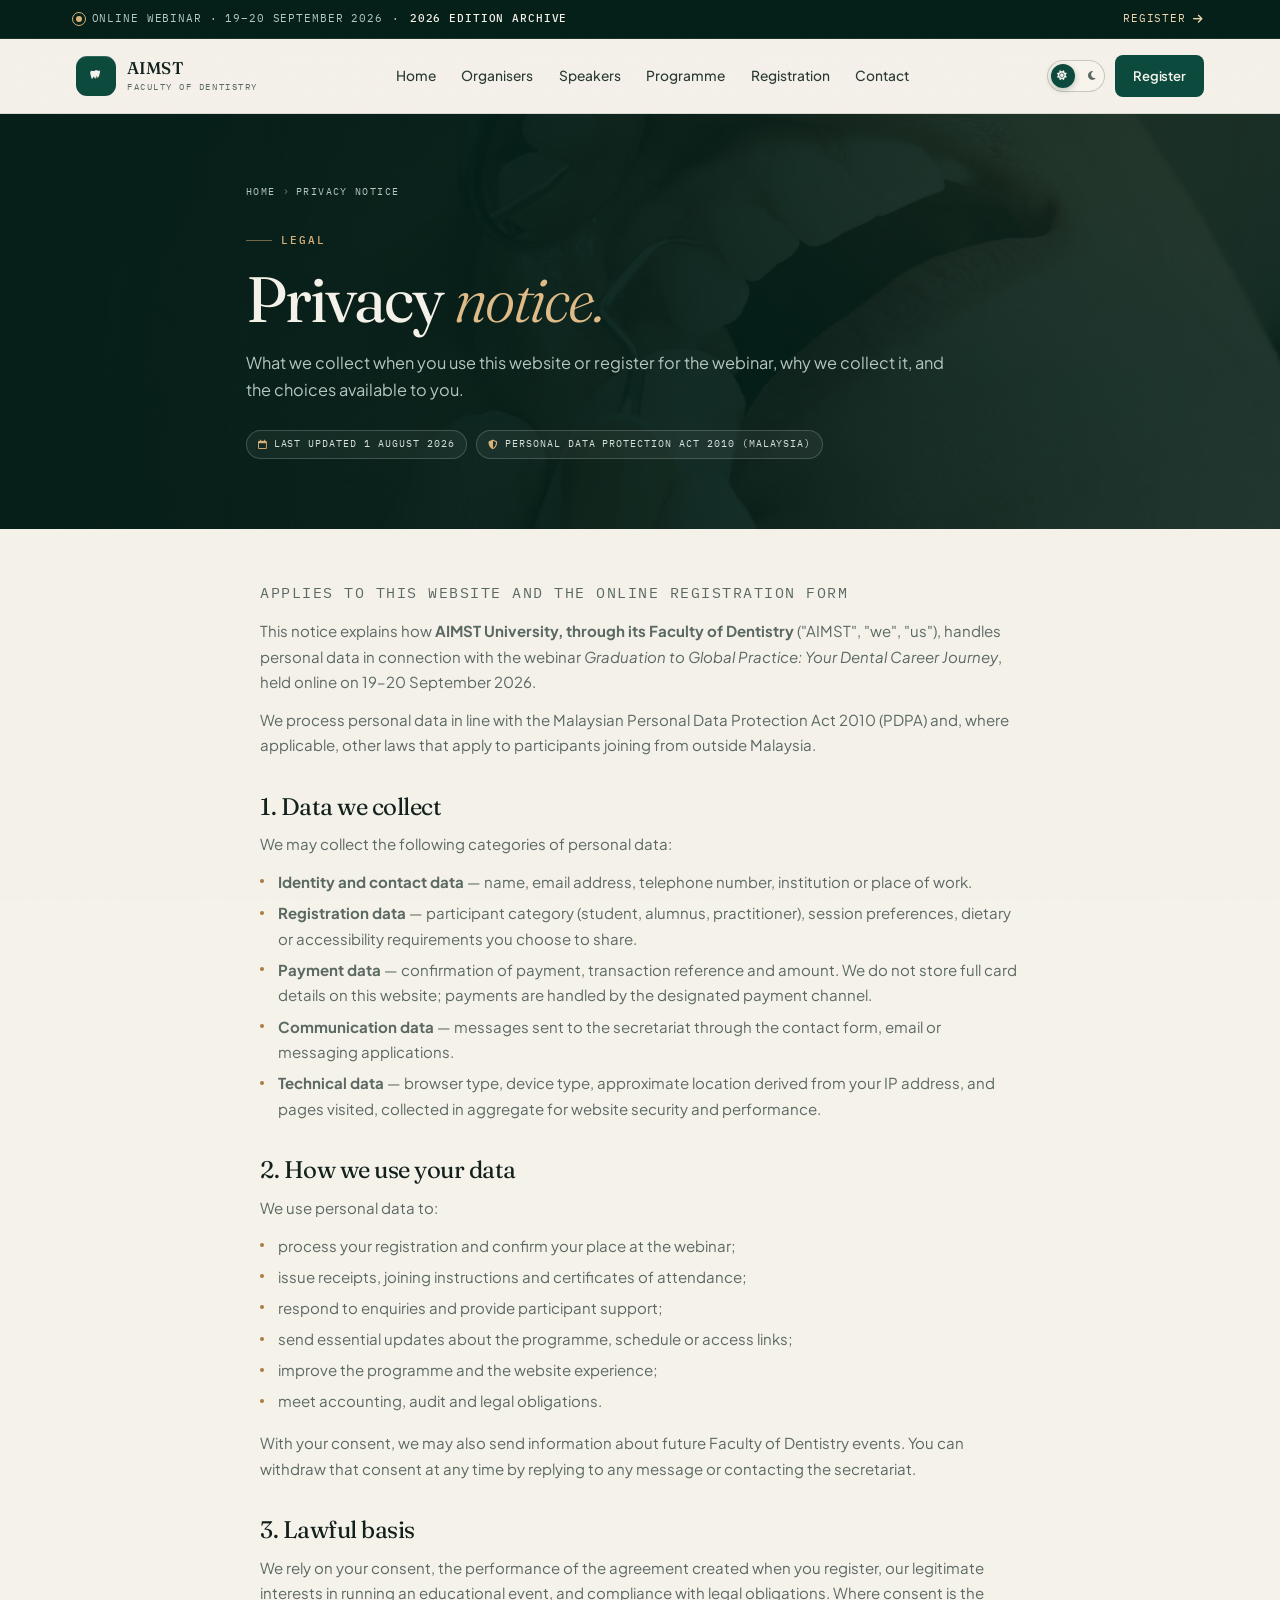
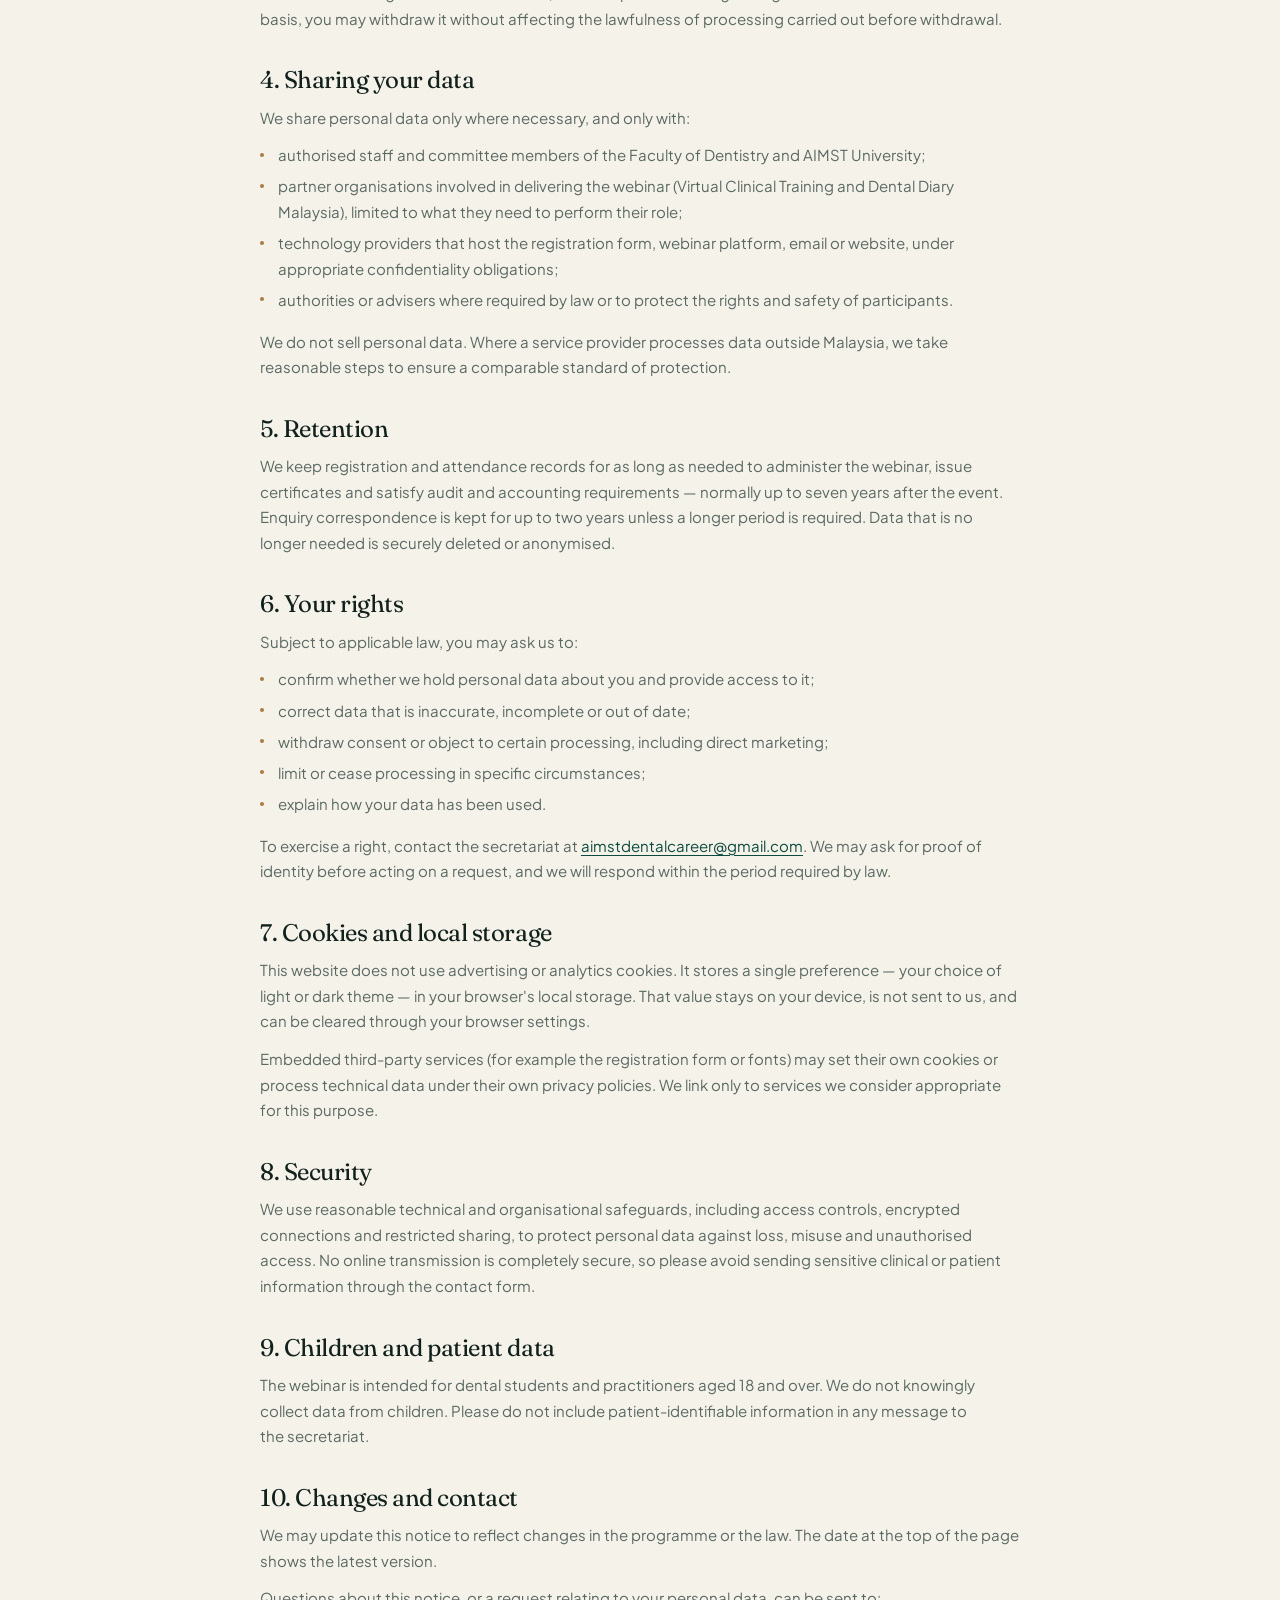
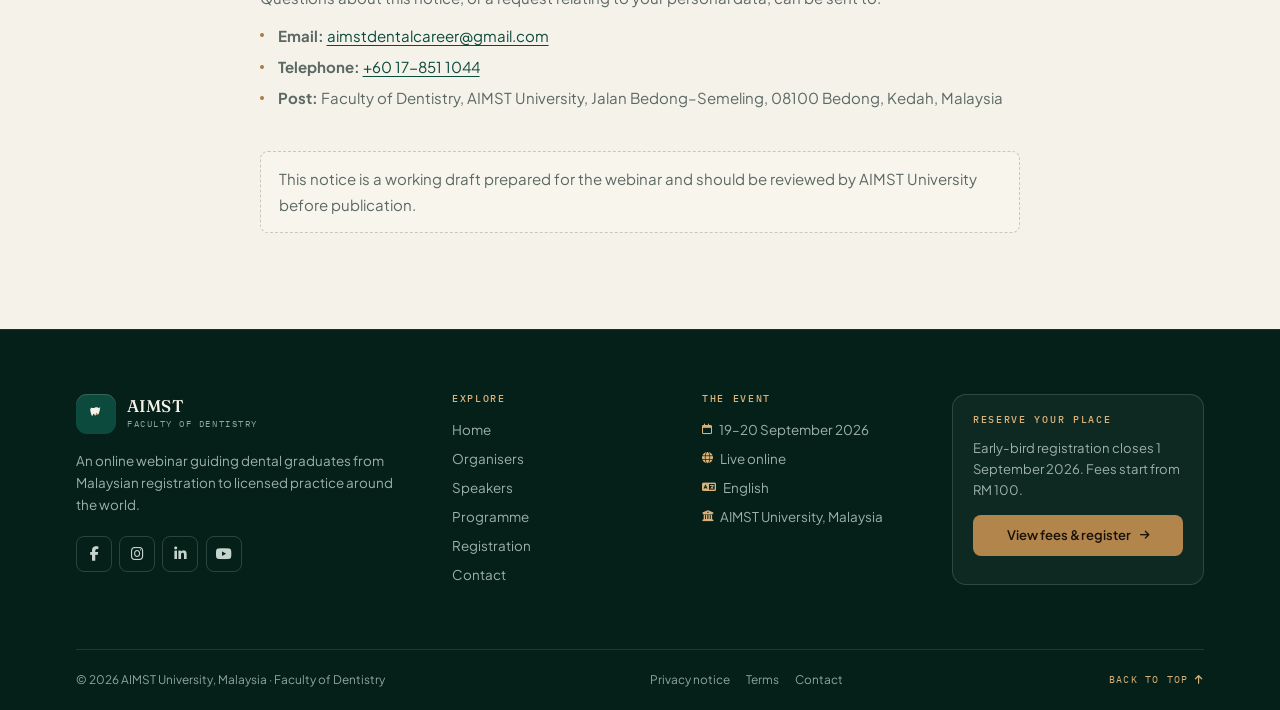
<file: privacy.html>
<!DOCTYPE html>
<html lang="en" data-theme="light">

<head>
  <meta charset="UTF-8">
  <meta name="viewport" content="width=device-width, initial-scale=1.0">
  <title>Privacy notice · Graduation to Global Practice Webinar</title>
  <meta name="description" content="How AIMST University's Faculty of Dentistry collects, uses and protects personal data submitted through the Graduation to Global Practice webinar website and registration form.">
  <meta name="theme-color" content="#0C4A3E">
  <meta name="robots" content="noindex">
  <link rel="icon" href="favicon.svg" type="image/svg+xml">
  <link rel="preconnect" href="https://fonts.googleapis.com">
  <link rel="preconnect" href="https://fonts.gstatic.com" crossorigin>
  <link href="https://fonts.googleapis.com/css2?family=Fraunces:ital,opsz,wght@0,9..144,300..700;1,9..144,300..600&family=IBM+Plex+Mono:wght@400;500&family=Plus+Jakarta+Sans:wght@400;500;600;700&display=swap" rel="stylesheet">
  <link rel="stylesheet" href="https://cdnjs.cloudflare.com/ajax/libs/font-awesome/6.5.2/css/all.min.css">
  <link rel="stylesheet" href="css/style.css">
  <script>
    (function () {
      var d = document.documentElement;
      d.classList.add('js');
      try {
        var t = localStorage.getItem('fod-theme');
        if (!t) t = window.matchMedia('(prefers-color-scheme: dark)').matches ? 'dark' : 'light';
        d.setAttribute('data-theme', t);
      } catch (e) {
        d.setAttribute('data-theme', 'light');
      }
    })();
  </script>
</head>

<body>
  <a class="skip-link" href="#main">Skip to main content</a>
  <div class="scroll-progress" aria-hidden="true"></div>

  <div class="announce">
    <div class="container announce__inner">
      <p class="announce__text">
        <span class="pulse-dot" aria-hidden="true"></span>
        <span class="announce__hide">Online webinar · 19–20 September 2026</span>
        <span class="announce__hide" aria-hidden="true">·</span>
        <strong><span data-countdown-inline>Early-bird now open</span></strong>
      </p>
      <a class="announce__link" href="registration.html">Register <i class="fa-solid fa-arrow-right" aria-hidden="true"></i></a>
    </div>
  </div>

  <header class="site-header">
    <div class="nav-shell">
      <div class="container nav-shell__inner">
        <a href="index.html" class="brand" aria-label="AIMST Faculty of Dentistry — home">
          <span class="brand__mark" aria-hidden="true">
            <svg viewBox="0 0 64 64" fill="none" xmlns="http://www.w3.org/2000/svg">
              <path d="M32 14.5c-4.4 0-6.1 2.1-8.8 2.1S18.9 14.5 16.5 17c-3.2 3.4-1.9 8.2-.3 12.8 1.1 3 1.6 8.7 4.1 8.7 2.4 0 1.5-5.7 3.7-5.7 2.1 0 2.3 5 4.8 5 2.4 0 2.2-7.3 3.6-7.3 1.4 0 1.5 4.8 3.3 4.8 2.5 0 3.4-5.9 4.4-8.7 1.6-4.7 2.8-9.7-.4-12.9C45.3 14.5 42 16.6 39.7 16.6S36.4 14.5 32 14.5Z" fill="#F6F3EC" />
              <circle cx="32" cy="34" r="2.4" fill="#B1854C" />
            </svg>
          </span>
          <span class="brand__text">
            <span class="brand__name">AIMST</span>
            <span class="brand__sub">Faculty of Dentistry</span>
          </span>
        </a>

        <nav class="nav" aria-label="Primary">
          <ul class="nav__list">
            <li><a class="nav__link" href="index.html">Home</a></li>
            <li><a class="nav__link" href="organiser.html">Organisers</a></li>
            <li><a class="nav__link" href="speakers.html">Speakers</a></li>
            <li><a class="nav__link" href="program.html">Programme</a></li>
            <li><a class="nav__link" href="registration.html">Registration</a></li>
            <li><a class="nav__link" href="contact.html">Contact</a></li>
          </ul>
        </nav>

        <div class="nav-actions">
          <button class="theme-toggle" id="themeToggle" type="button" aria-label="Switch to dark theme" aria-pressed="false">
            <span class="theme-toggle__track" aria-hidden="true">
              <i class="fa-solid fa-sun"></i>
              <i class="fa-solid fa-moon"></i>
              <span class="theme-toggle__thumb"></span>
            </span>
          </button>
          <a href="registration.html" class="btn btn--primary btn--sm nav-cta">Register</a>
          <button class="menu-btn" id="menuBtn" type="button" aria-expanded="false" aria-controls="mobileNav" aria-label="Open menu">
            <span></span><span></span>
          </button>
        </div>
      </div>
    </div>

    <div class="mobile-nav" id="mobileNav" hidden>
      <nav aria-label="Mobile navigation">
        <ul class="mobile-nav__list">
          <li><a class="mobile-nav__link" href="index.html">Home <i class="fa-solid fa-arrow-right" aria-hidden="true"></i></a></li>
          <li><a class="mobile-nav__link" href="organiser.html">Organisers <i class="fa-solid fa-arrow-right" aria-hidden="true"></i></a></li>
          <li><a class="mobile-nav__link" href="speakers.html">Speakers <i class="fa-solid fa-arrow-right" aria-hidden="true"></i></a></li>
          <li><a class="mobile-nav__link" href="program.html">Programme <i class="fa-solid fa-arrow-right" aria-hidden="true"></i></a></li>
          <li><a class="mobile-nav__link" href="registration.html">Registration <i class="fa-solid fa-arrow-right" aria-hidden="true"></i></a></li>
          <li><a class="mobile-nav__link" href="contact.html">Contact <i class="fa-solid fa-arrow-right" aria-hidden="true"></i></a></li>
        </ul>
      </nav>
      <div class="mobile-nav__footer">
        <p class="mobile-nav__meta">19–20 September 2026 · Live online</p>
        <a href="registration.html" class="btn btn--accent btn--block">Register now <i class="fa-solid fa-arrow-right" aria-hidden="true"></i></a>
        <a href="contact.html" class="btn btn--ghost btn--block">Contact the secretariat</a>
      </div>
    </div>
  </header>

  <main id="main">
    <section class="page-hero">
      <div class="page-hero__bg" aria-hidden="true">
        <img src="asset/images/about-dentist.jpg" alt="" width="1400" height="1050" fetchpriority="high">
      </div>
      <div class="container page-hero__inner">
        <nav class="breadcrumb" aria-label="Breadcrumb">
          <a href="index.html">Home</a>
          <i class="fa-solid fa-chevron-right" aria-hidden="true"></i>
          <span aria-current="page">Privacy notice</span>
        </nav>
        <p class="eyebrow eyebrow--light">Legal</p>
        <h1>Privacy <em>notice.</em></h1>
        <p class="page-hero__lede">What we collect when you use this website or register for the webinar, why we collect it, and the choices available to you.</p>
        <div class="page-hero__meta">
          <span><i class="fa-regular fa-calendar" aria-hidden="true"></i> Last updated 1 August 2026</span>
          <span><i class="fa-solid fa-shield-halved" aria-hidden="true"></i> Personal Data Protection Act 2010 (Malaysia)</span>
        </div>
      </div>
    </section>

    <div class="container">
      <article class="legal">
        <p class="legal__updated">Applies to this website and the online registration form</p>

        <p>This notice explains how <strong>AIMST University, through its Faculty of Dentistry</strong> ("AIMST", "we", "us"), handles personal data in connection with the webinar <em>Graduation to Global Practice: Your Dental Career Journey</em>, held online on 19–20 September 2026.</p>

        <p>We process personal data in line with the Malaysian Personal Data Protection Act 2010 (PDPA) and, where applicable, other laws that apply to participants joining from outside Malaysia.</p>

        <h2>1. Data we collect</h2>
        <p>We may collect the following categories of personal data:</p>
        <ul>
          <li><strong>Identity and contact data</strong> — name, email address, telephone number, institution or place of work.</li>
          <li><strong>Registration data</strong> — participant category (student, alumnus, practitioner), session preferences, dietary or accessibility requirements you choose to share.</li>
          <li><strong>Payment data</strong> — confirmation of payment, transaction reference and amount. We do not store full card details on this website; payments are handled by the designated payment channel.</li>
          <li><strong>Communication data</strong> — messages sent to the secretariat through the contact form, email or messaging applications.</li>
          <li><strong>Technical data</strong> — browser type, device type, approximate location derived from your IP address, and pages visited, collected in aggregate for website security and performance.</li>
        </ul>

        <h2>2. How we use your data</h2>
        <p>We use personal data to:</p>
        <ul>
          <li>process your registration and confirm your place at the webinar;</li>
          <li>issue receipts, joining instructions and certificates of attendance;</li>
          <li>respond to enquiries and provide participant support;</li>
          <li>send essential updates about the programme, schedule or access links;</li>
          <li>improve the programme and the website experience;</li>
          <li>meet accounting, audit and legal obligations.</li>
        </ul>
        <p>With your consent, we may also send information about future Faculty of Dentistry events. You can withdraw that consent at any time by replying to any message or contacting the secretariat.</p>

        <h2>3. Lawful basis</h2>
        <p>We rely on your consent, the performance of the agreement created when you register, our legitimate interests in running an educational event, and compliance with legal obligations. Where consent is the basis, you may withdraw it without affecting the lawfulness of processing carried out before withdrawal.</p>

        <h2>4. Sharing your data</h2>
        <p>We share personal data only where necessary, and only with:</p>
        <ul>
          <li>authorised staff and committee members of the Faculty of Dentistry and AIMST University;</li>
          <li>partner organisations involved in delivering the webinar (Virtual Clinical Training and Dental Diary Malaysia), limited to what they need to perform their role;</li>
          <li>technology providers that host the registration form, webinar platform, email or website, under appropriate confidentiality obligations;</li>
          <li>authorities or advisers where required by law or to protect the rights and safety of participants.</li>
        </ul>
        <p>We do not sell personal data. Where a service provider processes data outside Malaysia, we take reasonable steps to ensure a comparable standard of protection.</p>

        <h2>5. Retention</h2>
        <p>We keep registration and attendance records for as long as needed to administer the webinar, issue certificates and satisfy audit and accounting requirements — normally up to seven years after the event. Enquiry correspondence is kept for up to two years unless a longer period is required. Data that is no longer needed is securely deleted or anonymised.</p>

        <h2>6. Your rights</h2>
        <p>Subject to applicable law, you may ask us to:</p>
        <ul>
          <li>confirm whether we hold personal data about you and provide access to it;</li>
          <li>correct data that is inaccurate, incomplete or out of date;</li>
          <li>withdraw consent or object to certain processing, including direct marketing;</li>
          <li>limit or cease processing in specific circumstances;</li>
          <li>explain how your data has been used.</li>
        </ul>
        <p>To exercise a right, contact the secretariat at <a href="mailto:aimstdentalcareer@gmail.com">aimstdentalcareer@gmail.com</a>. We may ask for proof of identity before acting on a request, and we will respond within the period required by law.</p>

        <h2>7. Cookies and local storage</h2>
        <p>This website does not use advertising or analytics cookies. It stores a single preference — your choice of light or dark theme — in your browser's local storage. That value stays on your device, is not sent to us, and can be cleared through your browser settings.</p>
        <p>Embedded third-party services (for example the registration form or fonts) may set their own cookies or process technical data under their own privacy policies. We link only to services we consider appropriate for this purpose.</p>

        <h2>8. Security</h2>
        <p>We use reasonable technical and organisational safeguards, including access controls, encrypted connections and restricted sharing, to protect personal data against loss, misuse and unauthorised access. No online transmission is completely secure, so please avoid sending sensitive clinical or patient information through the contact form.</p>

        <h2>9. Children and patient data</h2>
        <p>The webinar is intended for dental students and practitioners aged 18 and over. We do not knowingly collect data from children. Please do not include patient-identifiable information in any message to the secretariat.</p>

        <h2>10. Changes and contact</h2>
        <p>We may update this notice to reflect changes in the programme or the law. The date at the top of the page shows the latest version.</p>
        <p>Questions about this notice, or a request relating to your personal data, can be sent to:</p>
        <ul>
          <li><strong>Email:</strong> <a href="mailto:aimstdentalcareer@gmail.com">aimstdentalcareer@gmail.com</a></li>
          <li><strong>Telephone:</strong> <a href="tel:+60178511044">+60 17-851 1044</a></li>
          <li><strong>Post:</strong> Faculty of Dentistry, AIMST University, Jalan Bedong–Semeling, 08100 Bedong, Kedah, Malaysia</li>
        </ul>

        <p class="legal__note">This notice is a working draft prepared for the webinar and should be reviewed by AIMST University before publication.</p>
      </article>
    </div>
  </main>

  <footer class="site-footer">
    <div class="container">
      <div class="site-footer__grid">
        <div class="footer-brand">
          <a href="index.html" class="brand" aria-label="AIMST Faculty of Dentistry — home">
            <span class="brand__mark" aria-hidden="true">
              <svg viewBox="0 0 64 64" fill="none" xmlns="http://www.w3.org/2000/svg">
                <path d="M32 14.5c-4.4 0-6.1 2.1-8.8 2.1S18.9 14.5 16.5 17c-3.2 3.4-1.9 8.2-.3 12.8 1.1 3 1.6 8.7 4.1 8.7 2.4 0 1.5-5.7 3.7-5.7 2.1 0 2.3 5 4.8 5 2.4 0 2.2-7.3 3.6-7.3 1.4 0 1.5 4.8 3.3 4.8 2.5 0 3.4-5.9 4.4-8.7 1.6-4.7 2.8-9.7-.4-12.9C45.3 14.5 42 16.6 39.7 16.6S36.4 14.5 32 14.5Z" fill="#F6F3EC" />
                <circle cx="32" cy="34" r="2.4" fill="#B1854C" />
              </svg>
            </span>
            <span class="brand__text">
              <span class="brand__name">AIMST</span>
              <span class="brand__sub">Faculty of Dentistry</span>
            </span>
          </a>
          <p>An online webinar guiding dental graduates from Malaysian registration to licensed practice around the world.</p>
          <div class="footer-socials">
            <a class="social-btn" href="https://www.facebook.com/aimst2u/" target="_blank" rel="noopener noreferrer" aria-label="AIMST University on Facebook"><i class="fa-brands fa-facebook-f" aria-hidden="true"></i></a>
            <a class="social-btn" href="https://www.instagram.com/aimstuniversity/" target="_blank" rel="noopener noreferrer" aria-label="AIMST University on Instagram"><i class="fa-brands fa-instagram" aria-hidden="true"></i></a>
            <a class="social-btn" href="https://my.linkedin.com/school/aimst-university2001/" target="_blank" rel="noopener noreferrer" aria-label="AIMST University on LinkedIn"><i class="fa-brands fa-linkedin-in" aria-hidden="true"></i></a>
            <a class="social-btn" href="https://www.youtube.com/@aimstuniversityaimst2u" target="_blank" rel="noopener noreferrer" aria-label="AIMST University on YouTube"><i class="fa-brands fa-youtube" aria-hidden="true"></i></a>
          </div>
        </div>

        <div class="footer-col">
          <h3>Explore</h3>
          <ul>
            <li><a href="index.html">Home</a></li>
            <li><a href="organiser.html">Organisers</a></li>
            <li><a href="speakers.html">Speakers</a></li>
            <li><a href="program.html">Programme</a></li>
            <li><a href="registration.html">Registration</a></li>
            <li><a href="contact.html">Contact</a></li>
          </ul>
        </div>

        <div class="footer-col">
          <h3>The event</h3>
          <ul>
            <li><i class="fa-regular fa-calendar" aria-hidden="true"></i> <span>19–20 September 2026</span></li>
            <li><i class="fa-solid fa-globe" aria-hidden="true"></i> <span>Live online</span></li>
            <li><i class="fa-solid fa-language" aria-hidden="true"></i> <span>English</span></li>
            <li><i class="fa-solid fa-building-columns" aria-hidden="true"></i> <span>AIMST University, Malaysia</span></li>
          </ul>
        </div>

        <div class="footer-register">
          <h3>Reserve your place</h3>
          <p>Early-bird registration closes 1 September 2026. Fees start from RM 100.</p>
          <a href="registration.html" class="btn btn--accent btn--sm">View fees &amp; register <i class="fa-solid fa-arrow-right" aria-hidden="true"></i></a>
        </div>
      </div>

      <div class="footer-bottom">
        <p>© <span data-year>2026</span> AIMST University, Malaysia · Faculty of Dentistry</p>
        <div class="footer-legal">
          <a href="privacy.html">Privacy notice</a>
          <a href="terms.html">Terms</a>
          <a href="contact.html">Contact</a>
        </div>
        <button class="to-top" type="button" data-to-top>Back to top <i class="fa-solid fa-arrow-up" aria-hidden="true"></i></button>
      </div>
    </div>
  </footer>

  <script src="js/main.js" defer></script>
</body>

</html>
</file>
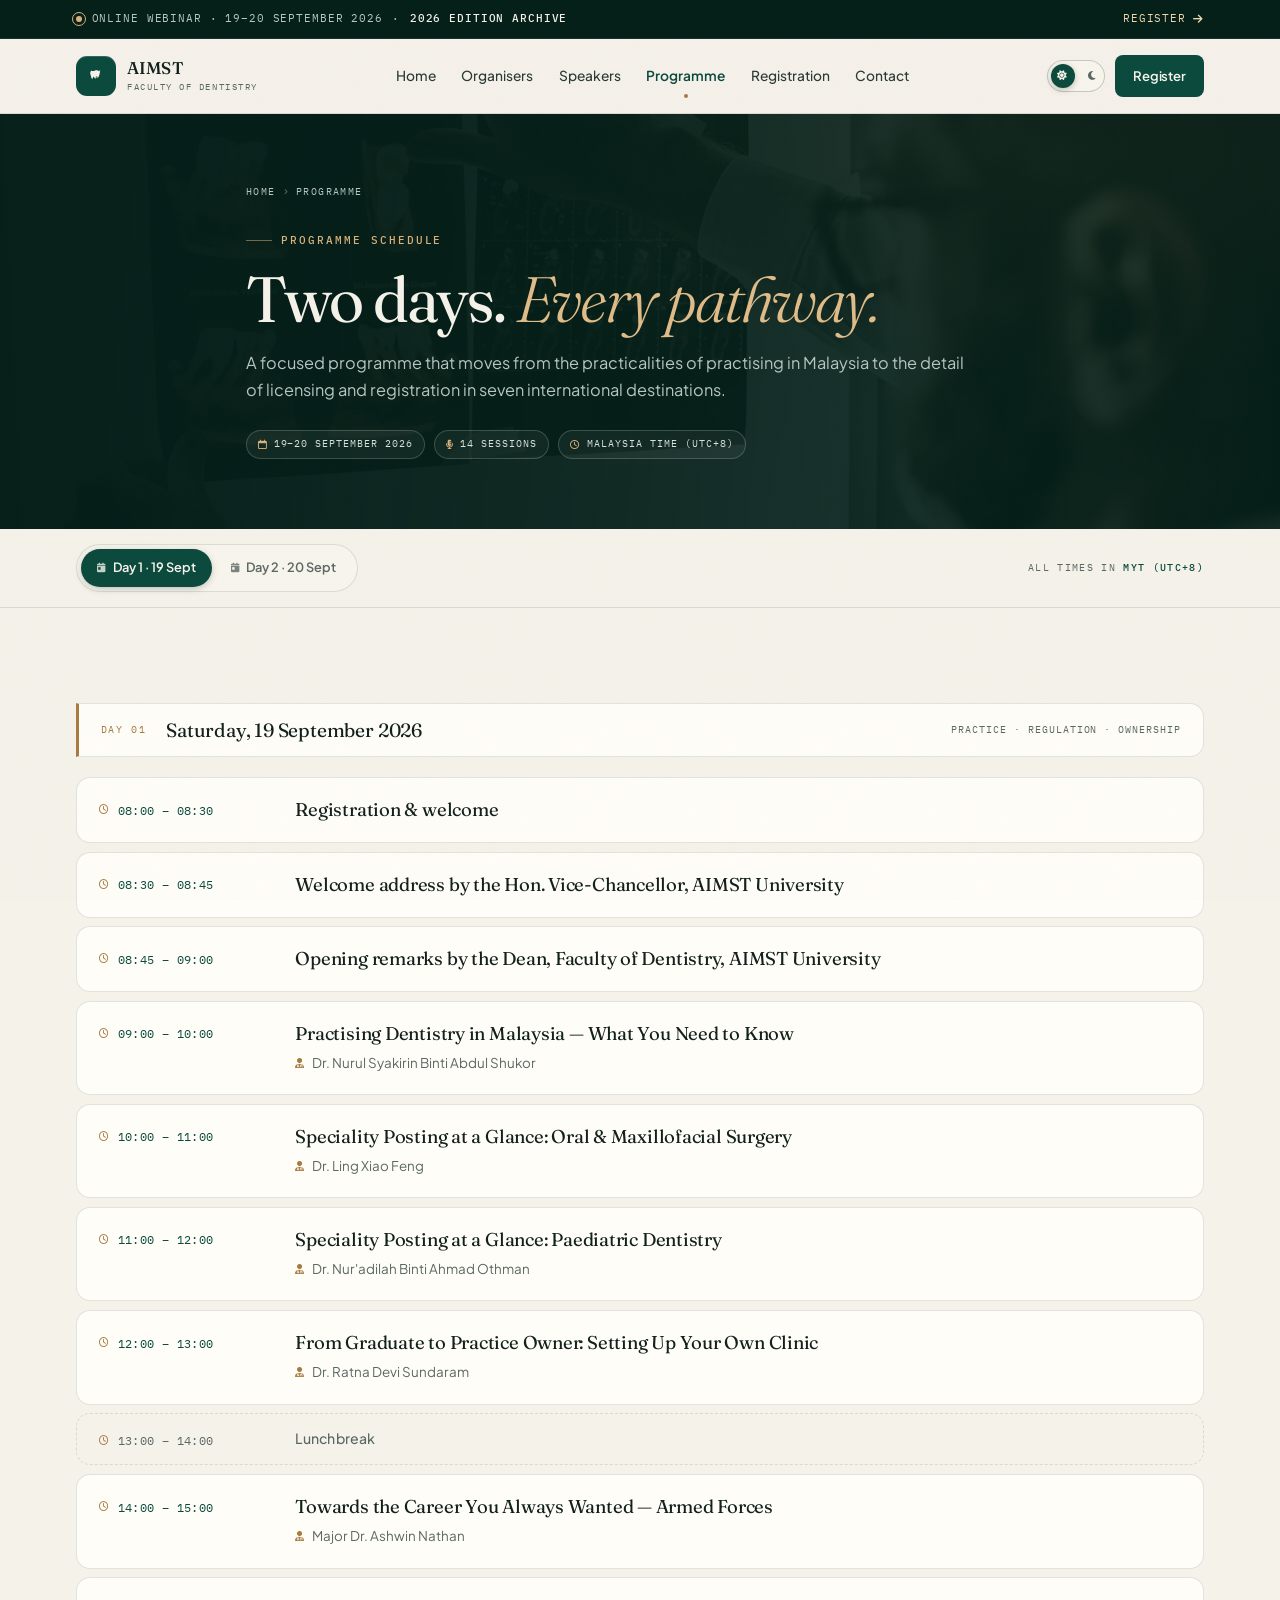
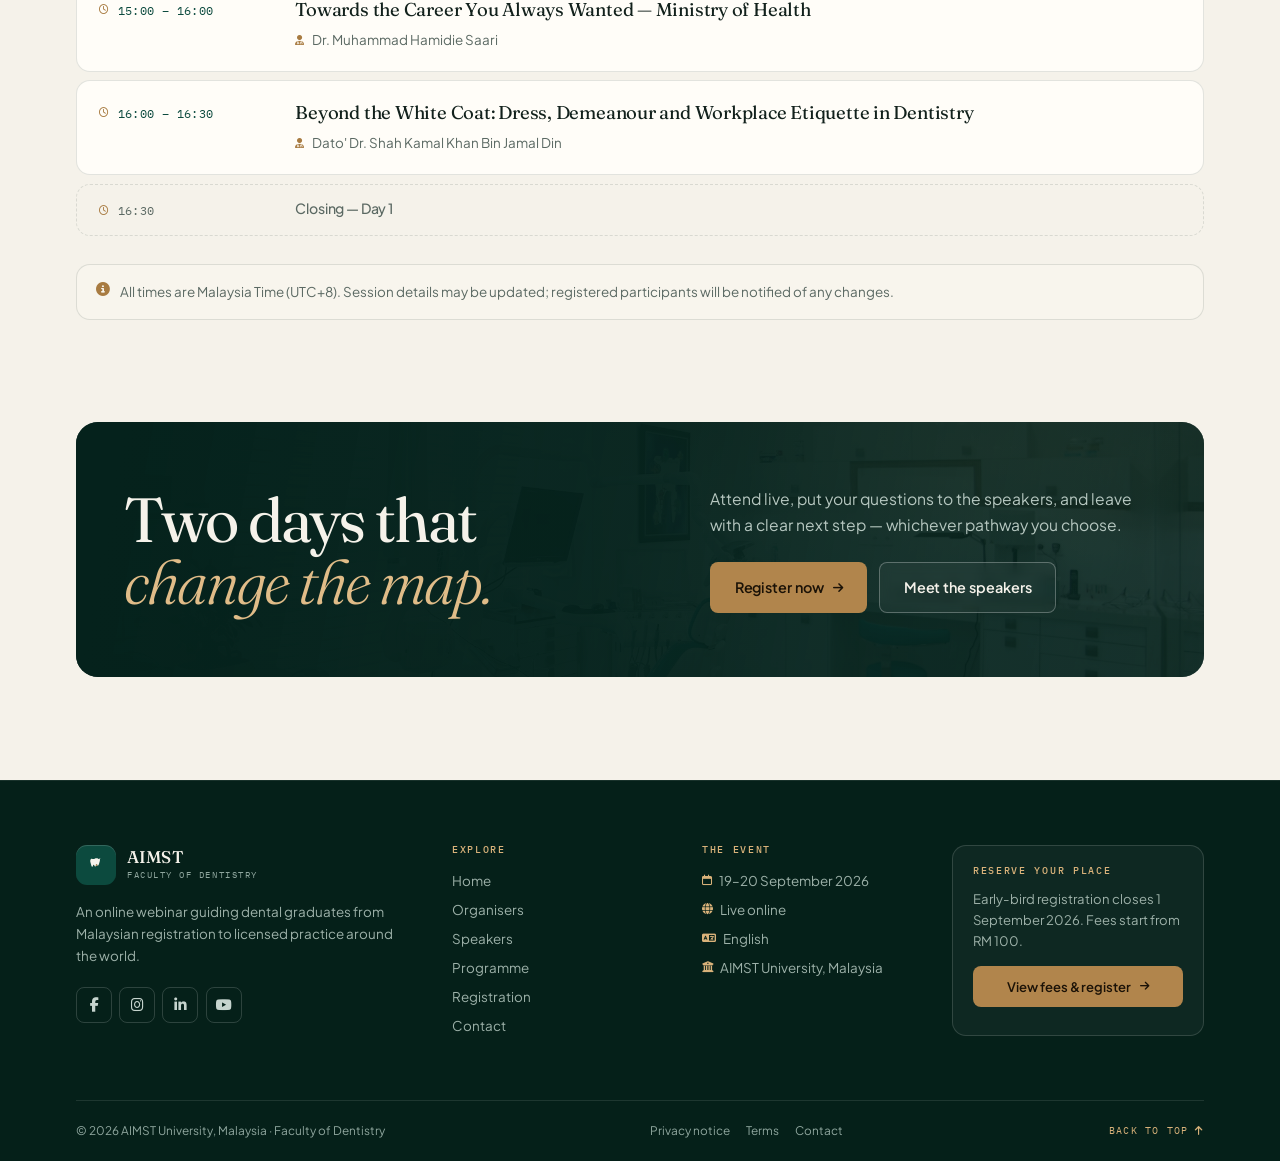
<file: program.html>
<!DOCTYPE html>
<html lang="en" data-theme="light">

<head>
  <meta charset="UTF-8">
  <meta name="viewport" content="width=device-width, initial-scale=1.0">
  <title>Programme · Graduation to Global Practice Webinar</title>
  <meta name="description" content="The full two-day programme for the AIMST Faculty of Dentistry webinar — Malaysian registration and practice, specialty postings, practice ownership, and licensing pathways in the UK, USA, Canada, Australia, New Zealand, Singapore and Hong Kong.">
  <meta name="theme-color" content="#0C4A3E">
  <meta property="og:title" content="Programme · Graduation to Global Practice">
  <meta property="og:description" content="Day 1: practice, regulation and ownership in Malaysia. Day 2: licensing and registration across seven international destinations.">
  <meta property="og:type" content="website">
  <meta property="og:image" content="asset/images/cta-clinic.jpg">
  <link rel="icon" href="favicon.svg" type="image/svg+xml">
  <link rel="preconnect" href="https://fonts.googleapis.com">
  <link rel="preconnect" href="https://fonts.gstatic.com" crossorigin>
  <link href="https://fonts.googleapis.com/css2?family=Fraunces:ital,opsz,wght@0,9..144,300..700;1,9..144,300..600&family=IBM+Plex+Mono:wght@400;500&family=Plus+Jakarta+Sans:wght@400;500;600;700&display=swap" rel="stylesheet">
  <link rel="stylesheet" href="https://cdnjs.cloudflare.com/ajax/libs/font-awesome/6.5.2/css/all.min.css">
  <link rel="stylesheet" href="css/style.css">
  <script>
    (function () {
      var d = document.documentElement;
      d.classList.add('js');
      try {
        var t = localStorage.getItem('fod-theme');
        if (!t) t = window.matchMedia('(prefers-color-scheme: dark)').matches ? 'dark' : 'light';
        d.setAttribute('data-theme', t);
      } catch (e) {
        d.setAttribute('data-theme', 'light');
      }
    })();
  </script>
</head>

<body>
  <a class="skip-link" href="#main">Skip to main content</a>
  <div class="scroll-progress" aria-hidden="true"></div>

  <div class="announce">
    <div class="container announce__inner">
      <p class="announce__text">
        <span class="pulse-dot" aria-hidden="true"></span>
        <span class="announce__hide">Online webinar · 19–20 September 2026</span>
        <span class="announce__hide" aria-hidden="true">·</span>
        <strong><span data-countdown-inline>Early-bird now open</span></strong>
      </p>
      <a class="announce__link" href="registration.html">Register <i class="fa-solid fa-arrow-right" aria-hidden="true"></i></a>
    </div>
  </div>

  <header class="site-header">
    <div class="nav-shell">
      <div class="container nav-shell__inner">
        <a href="index.html" class="brand" aria-label="AIMST Faculty of Dentistry — home">
          <span class="brand__mark" aria-hidden="true">
            <svg viewBox="0 0 64 64" fill="none" xmlns="http://www.w3.org/2000/svg">
              <path d="M32 14.5c-4.4 0-6.1 2.1-8.8 2.1S18.9 14.5 16.5 17c-3.2 3.4-1.9 8.2-.3 12.8 1.1 3 1.6 8.7 4.1 8.7 2.4 0 1.5-5.7 3.7-5.7 2.1 0 2.3 5 4.8 5 2.4 0 2.2-7.3 3.6-7.3 1.4 0 1.5 4.8 3.3 4.8 2.5 0 3.4-5.9 4.4-8.7 1.6-4.7 2.8-9.7-.4-12.9C45.3 14.5 42 16.6 39.7 16.6S36.4 14.5 32 14.5Z" fill="#F6F3EC" />
              <circle cx="32" cy="34" r="2.4" fill="#B1854C" />
            </svg>
          </span>
          <span class="brand__text">
            <span class="brand__name">AIMST</span>
            <span class="brand__sub">Faculty of Dentistry</span>
          </span>
        </a>

        <nav class="nav" aria-label="Primary">
          <ul class="nav__list">
            <li><a class="nav__link" href="index.html">Home</a></li>
            <li><a class="nav__link" href="organiser.html">Organisers</a></li>
            <li><a class="nav__link" href="speakers.html">Speakers</a></li>
            <li><a class="nav__link is-active" aria-current="page" href="program.html">Programme</a></li>
            <li><a class="nav__link" href="registration.html">Registration</a></li>
            <li><a class="nav__link" href="contact.html">Contact</a></li>
          </ul>
        </nav>

        <div class="nav-actions">
          <button class="theme-toggle" id="themeToggle" type="button" aria-label="Switch to dark theme" aria-pressed="false">
            <span class="theme-toggle__track" aria-hidden="true">
              <i class="fa-solid fa-sun"></i>
              <i class="fa-solid fa-moon"></i>
              <span class="theme-toggle__thumb"></span>
            </span>
          </button>
          <a href="registration.html" class="btn btn--primary btn--sm nav-cta">Register</a>
          <button class="menu-btn" id="menuBtn" type="button" aria-expanded="false" aria-controls="mobileNav" aria-label="Open menu">
            <span></span><span></span>
          </button>
        </div>
      </div>
    </div>

    <div class="mobile-nav" id="mobileNav" hidden>
      <nav aria-label="Mobile navigation">
        <ul class="mobile-nav__list">
          <li><a class="mobile-nav__link" href="index.html">Home <i class="fa-solid fa-arrow-right" aria-hidden="true"></i></a></li>
          <li><a class="mobile-nav__link" href="organiser.html">Organisers <i class="fa-solid fa-arrow-right" aria-hidden="true"></i></a></li>
          <li><a class="mobile-nav__link" href="speakers.html">Speakers <i class="fa-solid fa-arrow-right" aria-hidden="true"></i></a></li>
          <li><a class="mobile-nav__link is-active" href="program.html">Programme <i class="fa-solid fa-arrow-right" aria-hidden="true"></i></a></li>
          <li><a class="mobile-nav__link" href="registration.html">Registration <i class="fa-solid fa-arrow-right" aria-hidden="true"></i></a></li>
          <li><a class="mobile-nav__link" href="contact.html">Contact <i class="fa-solid fa-arrow-right" aria-hidden="true"></i></a></li>
        </ul>
      </nav>
      <div class="mobile-nav__footer">
        <p class="mobile-nav__meta">19–20 September 2026 · Live online</p>
        <a href="registration.html" class="btn btn--accent btn--block">Register now <i class="fa-solid fa-arrow-right" aria-hidden="true"></i></a>
        <a href="contact.html" class="btn btn--ghost btn--block">Contact the secretariat</a>
      </div>
    </div>
  </header>

  <main id="main">
    <section class="page-hero">
      <div class="page-hero__bg" aria-hidden="true">
        <img src="asset/images/cta-clinic.jpg" alt="" width="1600" height="1067" fetchpriority="high">
      </div>
      <div class="container page-hero__inner">
        <nav class="breadcrumb" aria-label="Breadcrumb">
          <a href="index.html">Home</a>
          <i class="fa-solid fa-chevron-right" aria-hidden="true"></i>
          <span aria-current="page">Programme</span>
        </nav>
        <p class="eyebrow eyebrow--light">Programme schedule</p>
        <h1>Two days. <em>Every pathway.</em></h1>
        <p class="page-hero__lede">A focused programme that moves from the practicalities of practising in Malaysia to the detail of licensing and registration in seven international destinations.</p>
        <div class="page-hero__meta">
          <span><i class="fa-regular fa-calendar" aria-hidden="true"></i> 19–20 September 2026</span>
          <span><i class="fa-solid fa-microphone-lines" aria-hidden="true"></i> 14 sessions</span>
          <span><i class="fa-regular fa-clock" aria-hidden="true"></i> Malaysia Time (UTC+8)</span>
        </div>
      </div>
    </section>

    <div class="filter-bar">
      <div class="container filter-bar__inner" data-tabs>
        <div class="tabs" role="tablist" aria-label="Select a day">
          <button class="tab is-active" type="button" role="tab" aria-selected="true" data-tab="day1" aria-controls="program-day1">
            <i class="fa-solid fa-calendar-day" aria-hidden="true"></i> Day 1 · 19 Sept
          </button>
          <button class="tab" type="button" role="tab" aria-selected="false" tabindex="-1" data-tab="day2" aria-controls="program-day2">
            <i class="fa-solid fa-calendar-day" aria-hidden="true"></i> Day 2 · 20 Sept
          </button>
        </div>
        <p class="filter-count">All times in <strong>MYT (UTC+8)</strong></p>
      </div>
    </div>

    <div class="container program-body">
      <!-- Day 1 -->
      <section id="program-day1" data-panel="day1" aria-label="Day 1 schedule">
        <div class="date-banner" data-reveal>
          <span class="date-banner__day">Day 01</span>
          <h3>Saturday, 19 September 2026</h3>
          <span class="date-banner__count">Practice · Regulation · Ownership</span>
        </div>

        <div class="agenda">
          <article class="agenda-item" data-reveal>
            <div class="agenda-item__time"><i class="fa-regular fa-clock" aria-hidden="true"></i> 08:00 – 08:30</div>
            <div class="agenda-item__body">
              <h3 class="agenda-item__title">Registration &amp; welcome</h3>
            </div>
          </article>

          <article class="agenda-item" data-reveal>
            <div class="agenda-item__time"><i class="fa-regular fa-clock" aria-hidden="true"></i> 08:30 – 08:45</div>
            <div class="agenda-item__body">
              <h3 class="agenda-item__title">Welcome address by the Hon. Vice-Chancellor, AIMST University</h3>
            </div>
          </article>

          <article class="agenda-item" data-reveal>
            <div class="agenda-item__time"><i class="fa-regular fa-clock" aria-hidden="true"></i> 08:45 – 09:00</div>
            <div class="agenda-item__body">
              <h3 class="agenda-item__title">Opening remarks by the Dean, Faculty of Dentistry, AIMST University</h3>
            </div>
          </article>

          <article class="agenda-item" data-reveal>
            <div class="agenda-item__time"><i class="fa-regular fa-clock" aria-hidden="true"></i> 09:00 – 10:00</div>
            <div class="agenda-item__body">
              <h3 class="agenda-item__title">Practising Dentistry in Malaysia — What You Need to Know</h3>
              <p class="agenda-item__speaker"><i class="fa-solid fa-user-doctor" aria-hidden="true"></i> Dr. Nurul Syakirin Binti Abdul Shukor</p>
            </div>
          </article>

          <article class="agenda-item" data-reveal>
            <div class="agenda-item__time"><i class="fa-regular fa-clock" aria-hidden="true"></i> 10:00 – 11:00</div>
            <div class="agenda-item__body">
              <h3 class="agenda-item__title">Speciality Posting at a Glance: Oral &amp; Maxillofacial Surgery</h3>
              <p class="agenda-item__speaker"><i class="fa-solid fa-user-doctor" aria-hidden="true"></i> Dr. Ling Xiao Feng</p>
            </div>
          </article>

          <article class="agenda-item" data-reveal>
            <div class="agenda-item__time"><i class="fa-regular fa-clock" aria-hidden="true"></i> 11:00 – 12:00</div>
            <div class="agenda-item__body">
              <h3 class="agenda-item__title">Speciality Posting at a Glance: Paediatric Dentistry</h3>
              <p class="agenda-item__speaker"><i class="fa-solid fa-user-doctor" aria-hidden="true"></i> Dr. Nur'adilah Binti Ahmad Othman</p>
            </div>
          </article>

          <article class="agenda-item" data-reveal>
            <div class="agenda-item__time"><i class="fa-regular fa-clock" aria-hidden="true"></i> 12:00 – 13:00</div>
            <div class="agenda-item__body">
              <h3 class="agenda-item__title">From Graduate to Practice Owner: Setting Up Your Own Clinic</h3>
              <p class="agenda-item__speaker"><i class="fa-solid fa-user-doctor" aria-hidden="true"></i> Dr. Ratna Devi Sundaram</p>
            </div>
          </article>

          <article class="agenda-item is-break" data-reveal>
            <div class="agenda-item__time"><i class="fa-regular fa-clock" aria-hidden="true"></i> 13:00 – 14:00</div>
            <div class="agenda-item__body">
              <h3 class="agenda-item__title">Lunch break</h3>
            </div>
          </article>

          <article class="agenda-item" data-reveal>
            <div class="agenda-item__time"><i class="fa-regular fa-clock" aria-hidden="true"></i> 14:00 – 15:00</div>
            <div class="agenda-item__body">
              <h3 class="agenda-item__title">Towards the Career You Always Wanted — Armed Forces</h3>
              <p class="agenda-item__speaker"><i class="fa-solid fa-user-doctor" aria-hidden="true"></i> Major Dr. Ashwin Nathan</p>
            </div>
          </article>

          <article class="agenda-item" data-reveal>
            <div class="agenda-item__time"><i class="fa-regular fa-clock" aria-hidden="true"></i> 15:00 – 16:00</div>
            <div class="agenda-item__body">
              <h3 class="agenda-item__title">Towards the Career You Always Wanted — Ministry of Health</h3>
              <p class="agenda-item__speaker"><i class="fa-solid fa-user-doctor" aria-hidden="true"></i> Dr. Muhammad Hamidie Saari</p>
            </div>
          </article>

          <article class="agenda-item" data-reveal>
            <div class="agenda-item__time"><i class="fa-regular fa-clock" aria-hidden="true"></i> 16:00 – 16:30</div>
            <div class="agenda-item__body">
              <h3 class="agenda-item__title">Beyond the White Coat: Dress, Demeanour and Workplace Etiquette in Dentistry</h3>
              <p class="agenda-item__speaker"><i class="fa-solid fa-user-doctor" aria-hidden="true"></i> Dato' Dr. Shah Kamal Khan Bin Jamal Din</p>
            </div>
          </article>

          <article class="agenda-item is-break" data-reveal>
            <div class="agenda-item__time"><i class="fa-regular fa-clock" aria-hidden="true"></i> 16:30</div>
            <div class="agenda-item__body">
              <h3 class="agenda-item__title">Closing — Day 1</h3>
            </div>
          </article>
        </div>
      </section>

      <!-- Day 2 -->
      <section id="program-day2" data-panel="day2" aria-label="Day 2 schedule" hidden>
        <div class="date-banner" data-reveal>
          <span class="date-banner__day">Day 02</span>
          <h3>Sunday, 20 September 2026</h3>
          <span class="date-banner__count">Global licensing · Entrepreneurship</span>
        </div>

        <div class="agenda">
          <article class="agenda-item" data-reveal>
            <div class="agenda-item__time"><i class="fa-regular fa-clock" aria-hidden="true"></i> 09:00 – 10:00</div>
            <div class="agenda-item__body">
              <h3 class="agenda-item__title">A Guide to Dental Registration in Australia</h3>
              <p class="agenda-item__speaker"><i class="fa-solid fa-user-doctor" aria-hidden="true"></i> Dr. Shawn Paul &amp; Dr. Tham</p>
            </div>
          </article>

          <article class="agenda-item" data-reveal>
            <div class="agenda-item__time"><i class="fa-regular fa-clock" aria-hidden="true"></i> 10:00 – 11:00</div>
            <div class="agenda-item__body">
              <h3 class="agenda-item__title">A Guide to Dental Council of New Zealand (DCNZ) Registration</h3>
              <p class="agenda-item__speaker"><i class="fa-solid fa-user-doctor" aria-hidden="true"></i> Dr. Beatrice Ng Ming Ming</p>
            </div>
          </article>

          <article class="agenda-item" data-reveal>
            <div class="agenda-item__time"><i class="fa-regular fa-clock" aria-hidden="true"></i> 11:00 – 12:00</div>
            <div class="agenda-item__body">
              <h3 class="agenda-item__title">Your Roadmap to Singapore Dental Council (SDC) Registration &amp; Postgraduate Study in Hong Kong</h3>
              <p class="agenda-item__speaker"><i class="fa-solid fa-user-doctor" aria-hidden="true"></i> Dr. Yeoh Eng Seng</p>
            </div>
          </article>

          <article class="agenda-item" data-reveal>
            <div class="agenda-item__time"><i class="fa-regular fa-clock" aria-hidden="true"></i> 12:00 – 13:00</div>
            <div class="agenda-item__body">
              <h3 class="agenda-item__title">Licensing and Registration in the UK</h3>
              <p class="agenda-item__speaker"><i class="fa-solid fa-user-doctor" aria-hidden="true"></i> Dr. Auleep Ganguly</p>
            </div>
          </article>

          <article class="agenda-item is-break" data-reveal>
            <div class="agenda-item__time"><i class="fa-regular fa-clock" aria-hidden="true"></i> 13:00 – 14:00</div>
            <div class="agenda-item__body">
              <h3 class="agenda-item__title">Lunch break</h3>
            </div>
          </article>

          <article class="agenda-item" data-reveal>
            <div class="agenda-item__time"><i class="fa-regular fa-clock" aria-hidden="true"></i> 14:00 – 15:00</div>
            <div class="agenda-item__body">
              <h3 class="agenda-item__title">U.S. Licensing Pathway: A Guide to Practising Dentistry in the USA</h3>
              <p class="agenda-item__speaker"><i class="fa-solid fa-user-doctor" aria-hidden="true"></i> Dr. Suzanne Kan</p>
            </div>
          </article>

          <article class="agenda-item" data-reveal>
            <div class="agenda-item__time"><i class="fa-regular fa-clock" aria-hidden="true"></i> 15:00 – 16:00</div>
            <div class="agenda-item__body">
              <h3 class="agenda-item__title">Canadian Licensing Pathway for Dental Practice</h3>
              <p class="agenda-item__speaker"><i class="fa-solid fa-user-doctor" aria-hidden="true"></i> Dr. Shince Mathew</p>
            </div>
          </article>

          <article class="agenda-item" data-reveal>
            <div class="agenda-item__time"><i class="fa-regular fa-clock" aria-hidden="true"></i> 16:00 – 17:00</div>
            <div class="agenda-item__body">
              <h3 class="agenda-item__title">Dentist as Entrepreneur</h3>
              <p class="agenda-item__speaker"><i class="fa-solid fa-user-doctor" aria-hidden="true"></i> Dr. Vinesh Raj Savumthararaj</p>
            </div>
          </article>

          <article class="agenda-item is-break" data-reveal>
            <div class="agenda-item__time"><i class="fa-regular fa-clock" aria-hidden="true"></i> 17:00</div>
            <div class="agenda-item__body">
              <h3 class="agenda-item__title">Closing — Day 2</h3>
            </div>
          </article>
        </div>
      </section>

      <p class="program-note">
        <i class="fa-solid fa-circle-info" aria-hidden="true"></i>
        <span>All times are Malaysia Time (UTC+8). Session details may be updated; registered participants will be notified of any changes.</span>
      </p>
    </div>

    <section class="section">
      <div class="container">
        <div class="cta-band cta-band--inset">
          <div class="cta-band__bg" aria-hidden="true">
            <img src="asset/images/hero-clinic.jpg" alt="" width="1800" height="1203" loading="lazy">
          </div>
          <div class="cta-band__inner">
            <h2>Two days that <em>change the map.</em></h2>
            <div class="cta-band__side">
              <p>Attend live, put your questions to the speakers, and leave with a clear next step — whichever pathway you choose.</p>
              <div class="cta-band__actions">
                <a href="registration.html" class="btn btn--accent">Register now <i class="fa-solid fa-arrow-right" aria-hidden="true"></i></a>
                <a href="speakers.html" class="btn btn--ghost-light">Meet the speakers</a>
              </div>
            </div>
          </div>
        </div>
      </div>
    </section>
  </main>

  <footer class="site-footer site-footer--flush">
    <div class="container">
      <div class="site-footer__grid">
        <div class="footer-brand">
          <a href="index.html" class="brand" aria-label="AIMST Faculty of Dentistry — home">
            <span class="brand__mark" aria-hidden="true">
              <svg viewBox="0 0 64 64" fill="none" xmlns="http://www.w3.org/2000/svg">
                <path d="M32 14.5c-4.4 0-6.1 2.1-8.8 2.1S18.9 14.5 16.5 17c-3.2 3.4-1.9 8.2-.3 12.8 1.1 3 1.6 8.7 4.1 8.7 2.4 0 1.5-5.7 3.7-5.7 2.1 0 2.3 5 4.8 5 2.4 0 2.2-7.3 3.6-7.3 1.4 0 1.5 4.8 3.3 4.8 2.5 0 3.4-5.9 4.4-8.7 1.6-4.7 2.8-9.7-.4-12.9C45.3 14.5 42 16.6 39.7 16.6S36.4 14.5 32 14.5Z" fill="#F6F3EC" />
                <circle cx="32" cy="34" r="2.4" fill="#B1854C" />
              </svg>
            </span>
            <span class="brand__text">
              <span class="brand__name">AIMST</span>
              <span class="brand__sub">Faculty of Dentistry</span>
            </span>
          </a>
          <p>An online webinar guiding dental graduates from Malaysian registration to licensed practice around the world.</p>
          <div class="footer-socials">
            <a class="social-btn" href="https://www.facebook.com/aimst2u/" target="_blank" rel="noopener noreferrer" aria-label="AIMST University on Facebook"><i class="fa-brands fa-facebook-f" aria-hidden="true"></i></a>
            <a class="social-btn" href="https://www.instagram.com/aimstuniversity/" target="_blank" rel="noopener noreferrer" aria-label="AIMST University on Instagram"><i class="fa-brands fa-instagram" aria-hidden="true"></i></a>
            <a class="social-btn" href="https://my.linkedin.com/school/aimst-university2001/" target="_blank" rel="noopener noreferrer" aria-label="AIMST University on LinkedIn"><i class="fa-brands fa-linkedin-in" aria-hidden="true"></i></a>
            <a class="social-btn" href="https://www.youtube.com/@aimstuniversityaimst2u" target="_blank" rel="noopener noreferrer" aria-label="AIMST University on YouTube"><i class="fa-brands fa-youtube" aria-hidden="true"></i></a>
          </div>
        </div>

        <div class="footer-col">
          <h3>Explore</h3>
          <ul>
            <li><a href="index.html">Home</a></li>
            <li><a href="organiser.html">Organisers</a></li>
            <li><a href="speakers.html">Speakers</a></li>
            <li><a href="program.html">Programme</a></li>
            <li><a href="registration.html">Registration</a></li>
            <li><a href="contact.html">Contact</a></li>
          </ul>
        </div>

        <div class="footer-col">
          <h3>The event</h3>
          <ul>
            <li><i class="fa-regular fa-calendar" aria-hidden="true"></i> <span>19–20 September 2026</span></li>
            <li><i class="fa-solid fa-globe" aria-hidden="true"></i> <span>Live online</span></li>
            <li><i class="fa-solid fa-language" aria-hidden="true"></i> <span>English</span></li>
            <li><i class="fa-solid fa-building-columns" aria-hidden="true"></i> <span>AIMST University, Malaysia</span></li>
          </ul>
        </div>

        <div class="footer-register">
          <h3>Reserve your place</h3>
          <p>Early-bird registration closes 1 September 2026. Fees start from RM 100.</p>
          <a href="registration.html" class="btn btn--accent btn--sm">View fees &amp; register <i class="fa-solid fa-arrow-right" aria-hidden="true"></i></a>
        </div>
      </div>

      <div class="footer-bottom">
        <p>© <span data-year>2026</span> AIMST University, Malaysia · Faculty of Dentistry</p>
        <div class="footer-legal">
          <a href="privacy.html">Privacy notice</a>
          <a href="terms.html">Terms</a>
          <a href="contact.html">Contact</a>
        </div>
        <button class="to-top" type="button" data-to-top>Back to top <i class="fa-solid fa-arrow-up" aria-hidden="true"></i></button>
      </div>
    </div>
  </footer>

  <script src="js/main.js" defer></script>
</body>

</html>
</file>
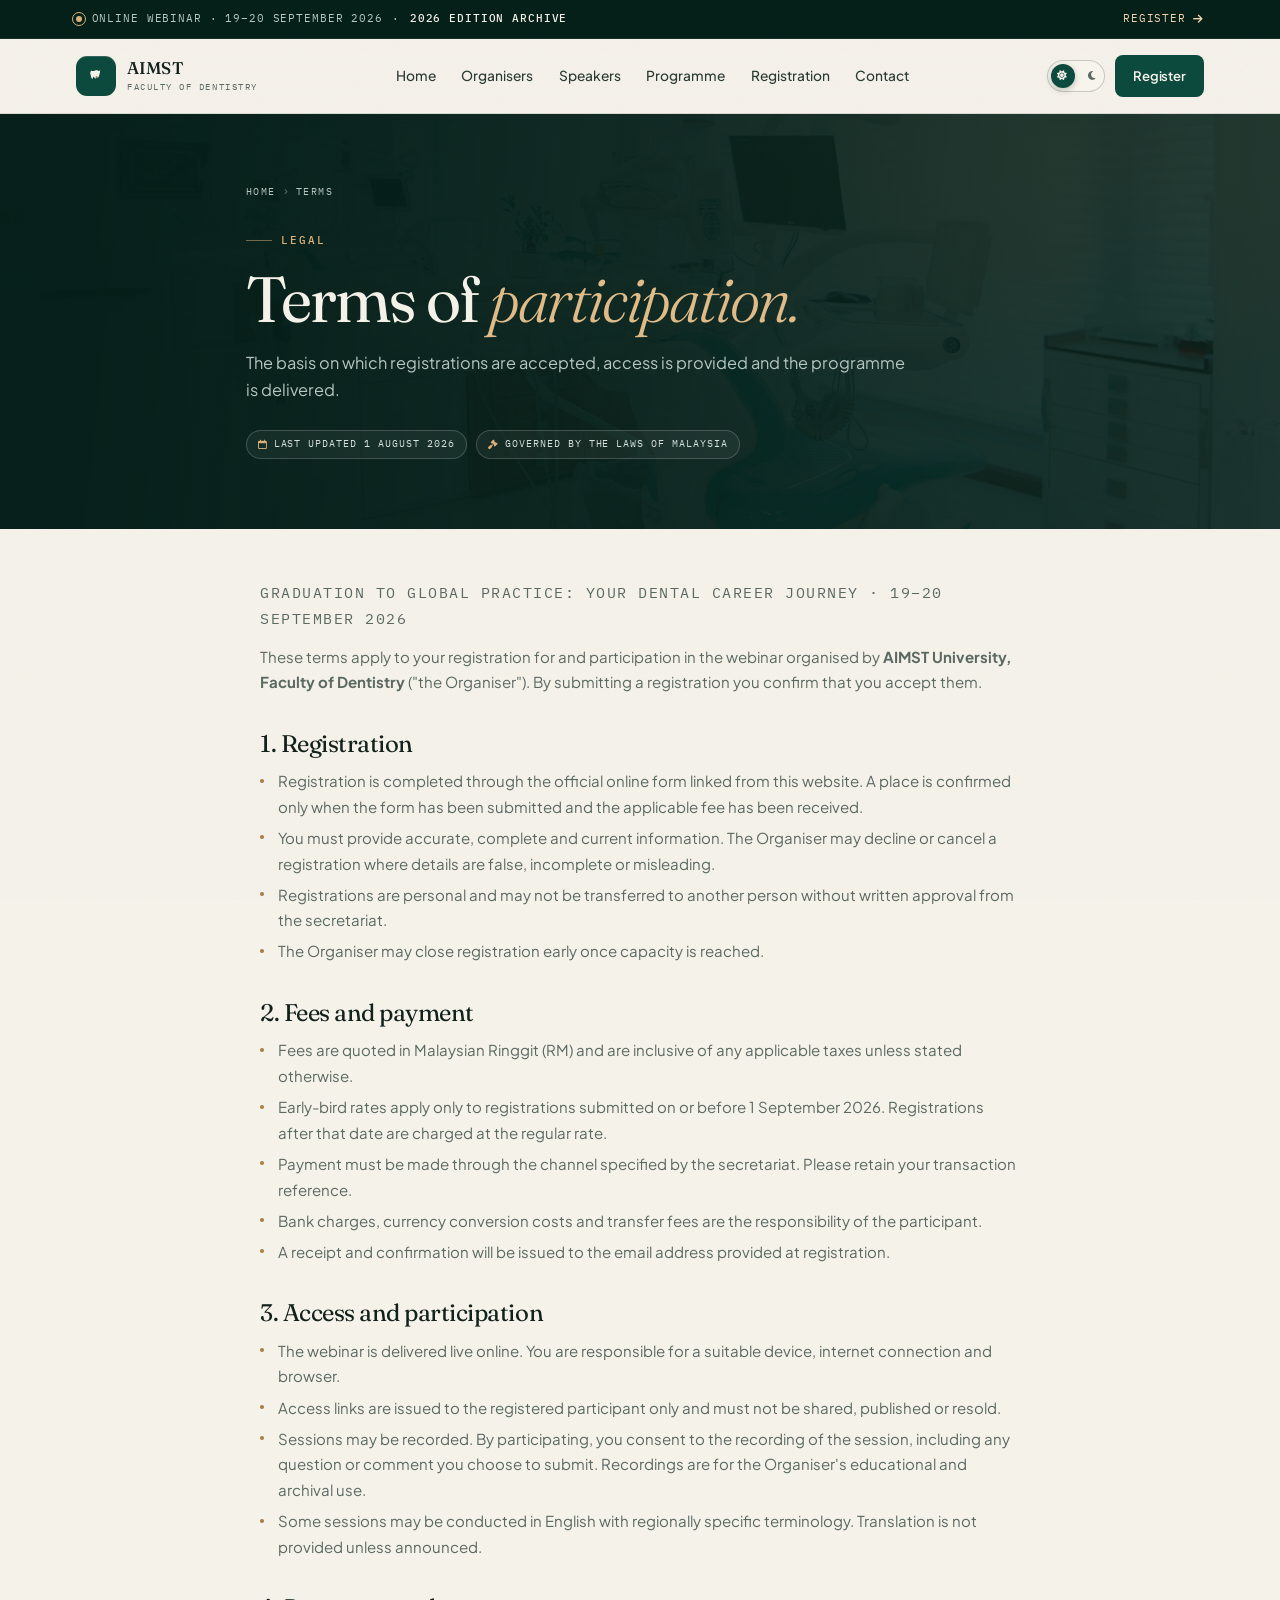
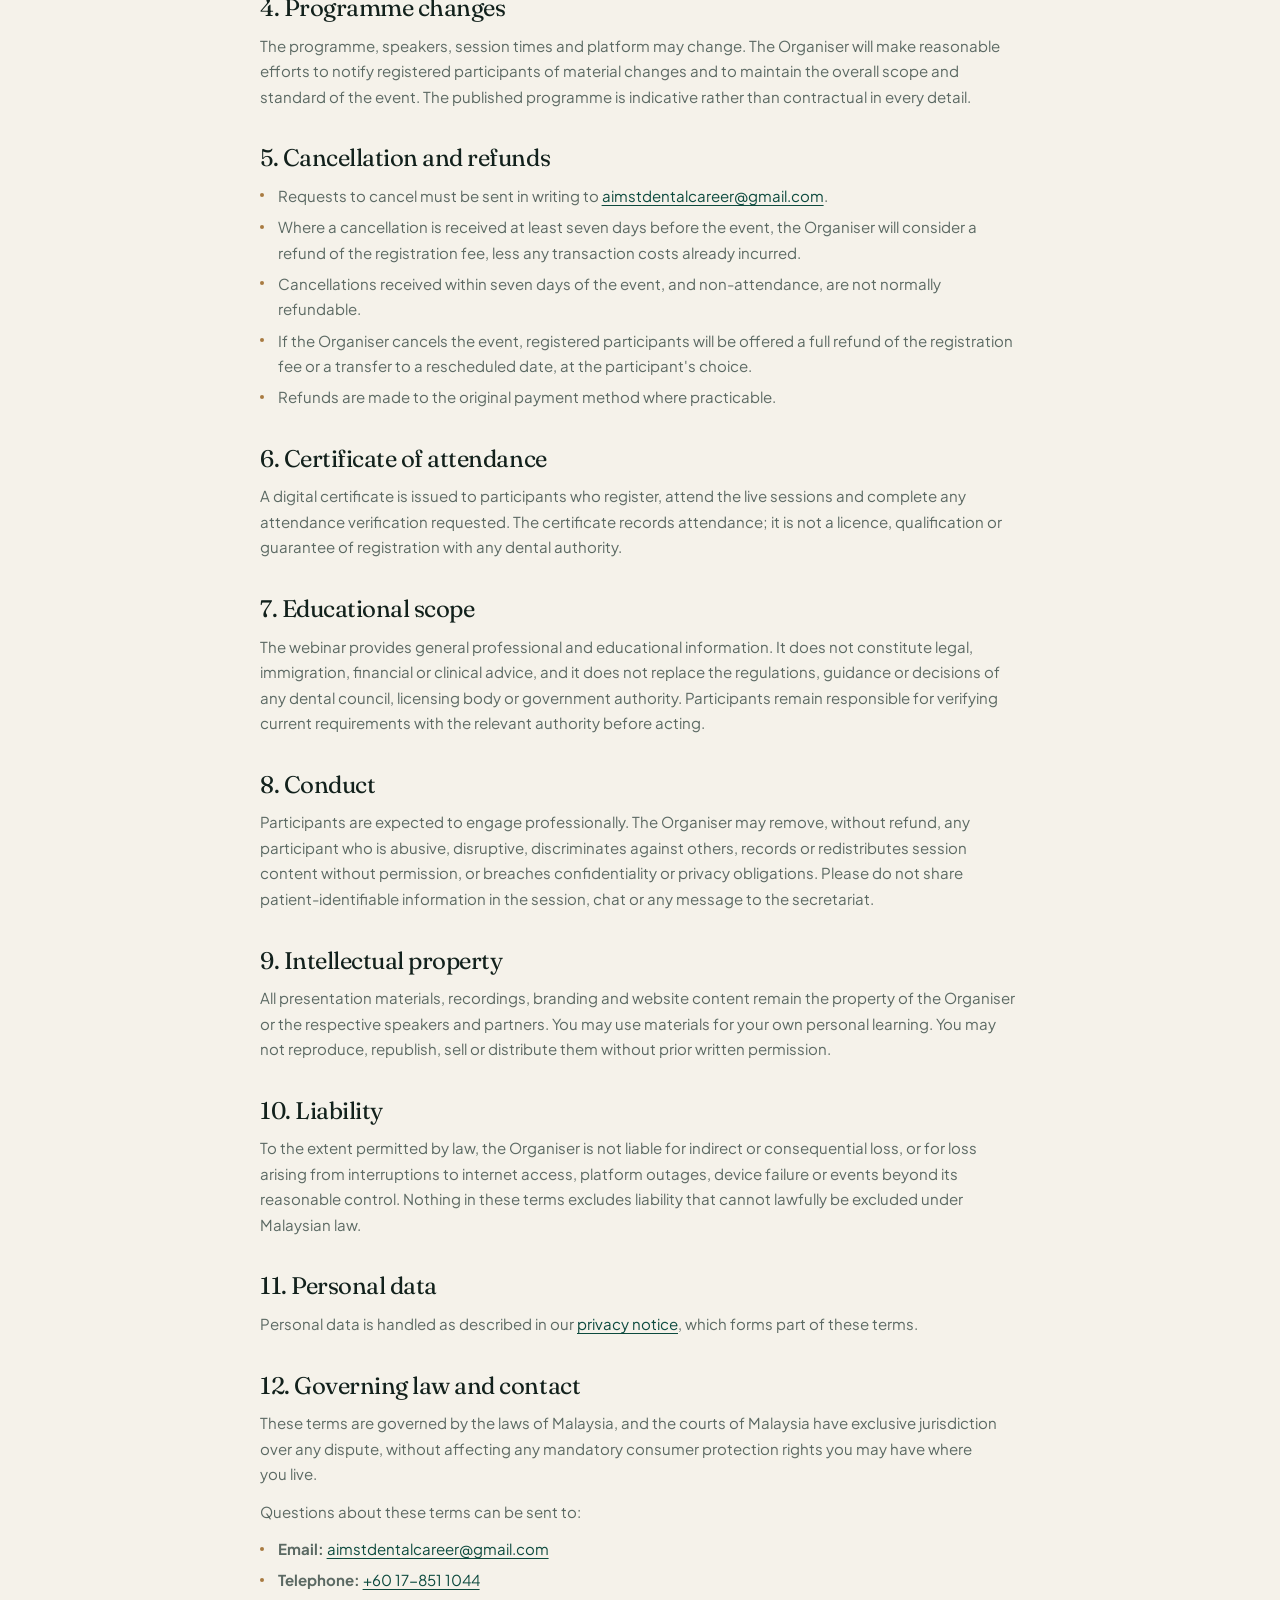
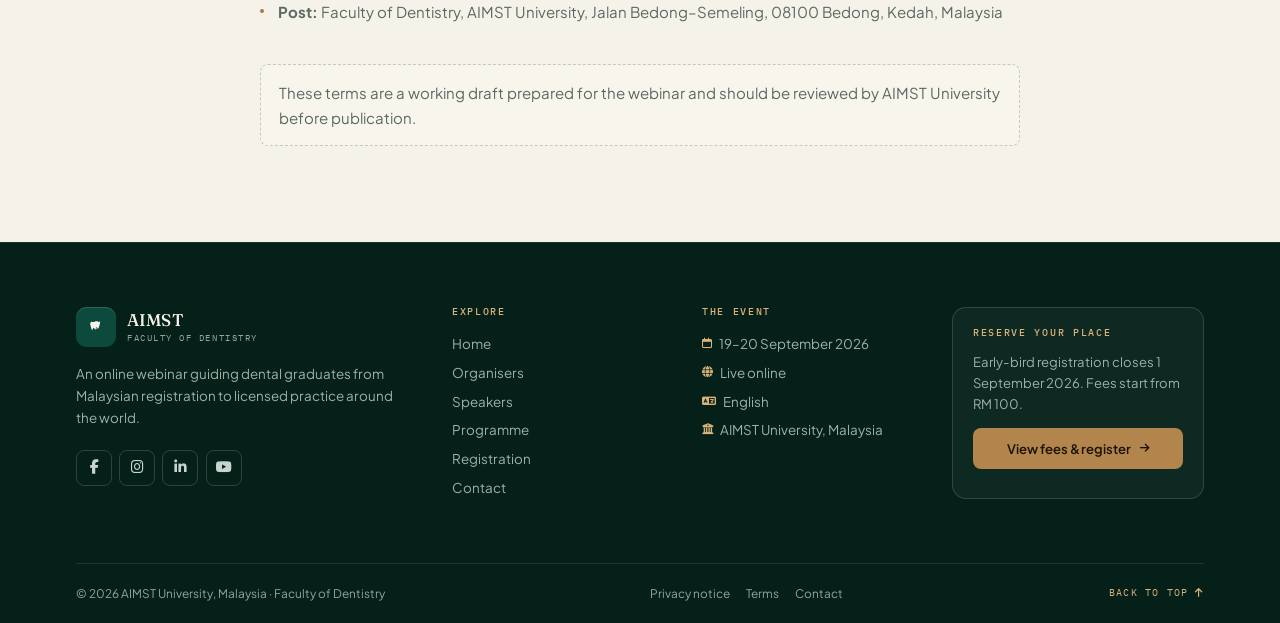
<file: terms.html>
<!DOCTYPE html>
<html lang="en" data-theme="light">

<head>
  <meta charset="UTF-8">
  <meta name="viewport" content="width=device-width, initial-scale=1.0">
  <title>Terms of participation · Graduation to Global Practice Webinar</title>
  <meta name="description" content="Terms covering registration, fees, access, conduct and cancellation for the AIMST Faculty of Dentistry webinar, 19–20 September 2026.">
  <meta name="theme-color" content="#0C4A3E">
  <meta name="robots" content="noindex">
  <link rel="icon" href="favicon.svg" type="image/svg+xml">
  <link rel="preconnect" href="https://fonts.googleapis.com">
  <link rel="preconnect" href="https://fonts.gstatic.com" crossorigin>
  <link href="https://fonts.googleapis.com/css2?family=Fraunces:ital,opsz,wght@0,9..144,300..700;1,9..144,300..600&family=IBM+Plex+Mono:wght@400;500&family=Plus+Jakarta+Sans:wght@400;500;600;700&display=swap" rel="stylesheet">
  <link rel="stylesheet" href="https://cdnjs.cloudflare.com/ajax/libs/font-awesome/6.5.2/css/all.min.css">
  <link rel="stylesheet" href="css/style.css">
  <script>
    (function () {
      var d = document.documentElement;
      d.classList.add('js');
      try {
        var t = localStorage.getItem('fod-theme');
        if (!t) t = window.matchMedia('(prefers-color-scheme: dark)').matches ? 'dark' : 'light';
        d.setAttribute('data-theme', t);
      } catch (e) {
        d.setAttribute('data-theme', 'light');
      }
    })();
  </script>
</head>

<body>
  <a class="skip-link" href="#main">Skip to main content</a>
  <div class="scroll-progress" aria-hidden="true"></div>

  <div class="announce">
    <div class="container announce__inner">
      <p class="announce__text">
        <span class="pulse-dot" aria-hidden="true"></span>
        <span class="announce__hide">Online webinar · 19–20 September 2026</span>
        <span class="announce__hide" aria-hidden="true">·</span>
        <strong><span data-countdown-inline>Early-bird now open</span></strong>
      </p>
      <a class="announce__link" href="registration.html">Register <i class="fa-solid fa-arrow-right" aria-hidden="true"></i></a>
    </div>
  </div>

  <header class="site-header">
    <div class="nav-shell">
      <div class="container nav-shell__inner">
        <a href="index.html" class="brand" aria-label="AIMST Faculty of Dentistry — home">
          <span class="brand__mark" aria-hidden="true">
            <svg viewBox="0 0 64 64" fill="none" xmlns="http://www.w3.org/2000/svg">
              <path d="M32 14.5c-4.4 0-6.1 2.1-8.8 2.1S18.9 14.5 16.5 17c-3.2 3.4-1.9 8.2-.3 12.8 1.1 3 1.6 8.7 4.1 8.7 2.4 0 1.5-5.7 3.7-5.7 2.1 0 2.3 5 4.8 5 2.4 0 2.2-7.3 3.6-7.3 1.4 0 1.5 4.8 3.3 4.8 2.5 0 3.4-5.9 4.4-8.7 1.6-4.7 2.8-9.7-.4-12.9C45.3 14.5 42 16.6 39.7 16.6S36.4 14.5 32 14.5Z" fill="#F6F3EC" />
              <circle cx="32" cy="34" r="2.4" fill="#B1854C" />
            </svg>
          </span>
          <span class="brand__text">
            <span class="brand__name">AIMST</span>
            <span class="brand__sub">Faculty of Dentistry</span>
          </span>
        </a>

        <nav class="nav" aria-label="Primary">
          <ul class="nav__list">
            <li><a class="nav__link" href="index.html">Home</a></li>
            <li><a class="nav__link" href="organiser.html">Organisers</a></li>
            <li><a class="nav__link" href="speakers.html">Speakers</a></li>
            <li><a class="nav__link" href="program.html">Programme</a></li>
            <li><a class="nav__link" href="registration.html">Registration</a></li>
            <li><a class="nav__link" href="contact.html">Contact</a></li>
          </ul>
        </nav>

        <div class="nav-actions">
          <button class="theme-toggle" id="themeToggle" type="button" aria-label="Switch to dark theme" aria-pressed="false">
            <span class="theme-toggle__track" aria-hidden="true">
              <i class="fa-solid fa-sun"></i>
              <i class="fa-solid fa-moon"></i>
              <span class="theme-toggle__thumb"></span>
            </span>
          </button>
          <a href="registration.html" class="btn btn--primary btn--sm nav-cta">Register</a>
          <button class="menu-btn" id="menuBtn" type="button" aria-expanded="false" aria-controls="mobileNav" aria-label="Open menu">
            <span></span><span></span>
          </button>
        </div>
      </div>
    </div>

    <div class="mobile-nav" id="mobileNav" hidden>
      <nav aria-label="Mobile navigation">
        <ul class="mobile-nav__list">
          <li><a class="mobile-nav__link" href="index.html">Home <i class="fa-solid fa-arrow-right" aria-hidden="true"></i></a></li>
          <li><a class="mobile-nav__link" href="organiser.html">Organisers <i class="fa-solid fa-arrow-right" aria-hidden="true"></i></a></li>
          <li><a class="mobile-nav__link" href="speakers.html">Speakers <i class="fa-solid fa-arrow-right" aria-hidden="true"></i></a></li>
          <li><a class="mobile-nav__link" href="program.html">Programme <i class="fa-solid fa-arrow-right" aria-hidden="true"></i></a></li>
          <li><a class="mobile-nav__link" href="registration.html">Registration <i class="fa-solid fa-arrow-right" aria-hidden="true"></i></a></li>
          <li><a class="mobile-nav__link" href="contact.html">Contact <i class="fa-solid fa-arrow-right" aria-hidden="true"></i></a></li>
        </ul>
      </nav>
      <div class="mobile-nav__footer">
        <p class="mobile-nav__meta">19–20 September 2026 · Live online</p>
        <a href="registration.html" class="btn btn--accent btn--block">Register now <i class="fa-solid fa-arrow-right" aria-hidden="true"></i></a>
        <a href="contact.html" class="btn btn--ghost btn--block">Contact the secretariat</a>
      </div>
    </div>
  </header>

  <main id="main">
    <section class="page-hero">
      <div class="page-hero__bg" aria-hidden="true">
        <img src="asset/images/hero-alt1.jpg" alt="" width="1600" height="1069" fetchpriority="high">
      </div>
      <div class="container page-hero__inner">
        <nav class="breadcrumb" aria-label="Breadcrumb">
          <a href="index.html">Home</a>
          <i class="fa-solid fa-chevron-right" aria-hidden="true"></i>
          <span aria-current="page">Terms</span>
        </nav>
        <p class="eyebrow eyebrow--light">Legal</p>
        <h1>Terms of <em>participation.</em></h1>
        <p class="page-hero__lede">The basis on which registrations are accepted, access is provided and the programme is delivered.</p>
        <div class="page-hero__meta">
          <span><i class="fa-regular fa-calendar" aria-hidden="true"></i> Last updated 1 August 2026</span>
          <span><i class="fa-solid fa-gavel" aria-hidden="true"></i> Governed by the laws of Malaysia</span>
        </div>
      </div>
    </section>

    <div class="container">
      <article class="legal">
        <p class="legal__updated">Graduation to Global Practice: Your Dental Career Journey · 19–20 September 2026</p>

        <p>These terms apply to your registration for and participation in the webinar organised by <strong>AIMST University, Faculty of Dentistry</strong> ("the Organiser"). By submitting a registration you confirm that you accept them.</p>

        <h2>1. Registration</h2>
        <ul>
          <li>Registration is completed through the official online form linked from this website. A place is confirmed only when the form has been submitted and the applicable fee has been received.</li>
          <li>You must provide accurate, complete and current information. The Organiser may decline or cancel a registration where details are false, incomplete or misleading.</li>
          <li>Registrations are personal and may not be transferred to another person without written approval from the secretariat.</li>
          <li>The Organiser may close registration early once capacity is reached.</li>
        </ul>

        <h2>2. Fees and payment</h2>
        <ul>
          <li>Fees are quoted in Malaysian Ringgit (RM) and are inclusive of any applicable taxes unless stated otherwise.</li>
          <li>Early-bird rates apply only to registrations submitted on or before 1 September 2026. Registrations after that date are charged at the regular rate.</li>
          <li>Payment must be made through the channel specified by the secretariat. Please retain your transaction reference.</li>
          <li>Bank charges, currency conversion costs and transfer fees are the responsibility of the participant.</li>
          <li>A receipt and confirmation will be issued to the email address provided at registration.</li>
        </ul>

        <h2>3. Access and participation</h2>
        <ul>
          <li>The webinar is delivered live online. You are responsible for a suitable device, internet connection and browser.</li>
          <li>Access links are issued to the registered participant only and must not be shared, published or resold.</li>
          <li>Sessions may be recorded. By participating, you consent to the recording of the session, including any question or comment you choose to submit. Recordings are for the Organiser's educational and archival use.</li>
          <li>Some sessions may be conducted in English with regionally specific terminology. Translation is not provided unless announced.</li>
        </ul>

        <h2>4. Programme changes</h2>
        <p>The programme, speakers, session times and platform may change. The Organiser will make reasonable efforts to notify registered participants of material changes and to maintain the overall scope and standard of the event. The published programme is indicative rather than contractual in every detail.</p>

        <h2>5. Cancellation and refunds</h2>
        <ul>
          <li>Requests to cancel must be sent in writing to <a href="mailto:aimstdentalcareer@gmail.com">aimstdentalcareer@gmail.com</a>.</li>
          <li>Where a cancellation is received at least seven days before the event, the Organiser will consider a refund of the registration fee, less any transaction costs already incurred.</li>
          <li>Cancellations received within seven days of the event, and non-attendance, are not normally refundable.</li>
          <li>If the Organiser cancels the event, registered participants will be offered a full refund of the registration fee or a transfer to a rescheduled date, at the participant's choice.</li>
          <li>Refunds are made to the original payment method where practicable.</li>
        </ul>

        <h2>6. Certificate of attendance</h2>
        <p>A digital certificate is issued to participants who register, attend the live sessions and complete any attendance verification requested. The certificate records attendance; it is not a licence, qualification or guarantee of registration with any dental authority.</p>

        <h2>7. Educational scope</h2>
        <p>The webinar provides general professional and educational information. It does not constitute legal, immigration, financial or clinical advice, and it does not replace the regulations, guidance or decisions of any dental council, licensing body or government authority. Participants remain responsible for verifying current requirements with the relevant authority before acting.</p>

        <h2>8. Conduct</h2>
        <p>Participants are expected to engage professionally. The Organiser may remove, without refund, any participant who is abusive, disruptive, discriminates against others, records or redistributes session content without permission, or breaches confidentiality or privacy obligations. Please do not share patient-identifiable information in the session, chat or any message to the secretariat.</p>

        <h2>9. Intellectual property</h2>
        <p>All presentation materials, recordings, branding and website content remain the property of the Organiser or the respective speakers and partners. You may use materials for your own personal learning. You may not reproduce, republish, sell or distribute them without prior written permission.</p>

        <h2>10. Liability</h2>
        <p>To the extent permitted by law, the Organiser is not liable for indirect or consequential loss, or for loss arising from interruptions to internet access, platform outages, device failure or events beyond its reasonable control. Nothing in these terms excludes liability that cannot lawfully be excluded under Malaysian law.</p>

        <h2>11. Personal data</h2>
        <p>Personal data is handled as described in our <a href="privacy.html">privacy notice</a>, which forms part of these terms.</p>

        <h2>12. Governing law and contact</h2>
        <p>These terms are governed by the laws of Malaysia, and the courts of Malaysia have exclusive jurisdiction over any dispute, without affecting any mandatory consumer protection rights you may have where you live.</p>
        <p>Questions about these terms can be sent to:</p>
        <ul>
          <li><strong>Email:</strong> <a href="mailto:aimstdentalcareer@gmail.com">aimstdentalcareer@gmail.com</a></li>
          <li><strong>Telephone:</strong> <a href="tel:+60178511044">+60 17-851 1044</a></li>
          <li><strong>Post:</strong> Faculty of Dentistry, AIMST University, Jalan Bedong–Semeling, 08100 Bedong, Kedah, Malaysia</li>
        </ul>

        <p class="legal__note">These terms are a working draft prepared for the webinar and should be reviewed by AIMST University before publication.</p>
      </article>
    </div>
  </main>

  <footer class="site-footer">
    <div class="container">
      <div class="site-footer__grid">
        <div class="footer-brand">
          <a href="index.html" class="brand" aria-label="AIMST Faculty of Dentistry — home">
            <span class="brand__mark" aria-hidden="true">
              <svg viewBox="0 0 64 64" fill="none" xmlns="http://www.w3.org/2000/svg">
                <path d="M32 14.5c-4.4 0-6.1 2.1-8.8 2.1S18.9 14.5 16.5 17c-3.2 3.4-1.9 8.2-.3 12.8 1.1 3 1.6 8.7 4.1 8.7 2.4 0 1.5-5.7 3.7-5.7 2.1 0 2.3 5 4.8 5 2.4 0 2.2-7.3 3.6-7.3 1.4 0 1.5 4.8 3.3 4.8 2.5 0 3.4-5.9 4.4-8.7 1.6-4.7 2.8-9.7-.4-12.9C45.3 14.5 42 16.6 39.7 16.6S36.4 14.5 32 14.5Z" fill="#F6F3EC" />
                <circle cx="32" cy="34" r="2.4" fill="#B1854C" />
              </svg>
            </span>
            <span class="brand__text">
              <span class="brand__name">AIMST</span>
              <span class="brand__sub">Faculty of Dentistry</span>
            </span>
          </a>
          <p>An online webinar guiding dental graduates from Malaysian registration to licensed practice around the world.</p>
          <div class="footer-socials">
            <a class="social-btn" href="https://www.facebook.com/aimst2u/" target="_blank" rel="noopener noreferrer" aria-label="AIMST University on Facebook"><i class="fa-brands fa-facebook-f" aria-hidden="true"></i></a>
            <a class="social-btn" href="https://www.instagram.com/aimstuniversity/" target="_blank" rel="noopener noreferrer" aria-label="AIMST University on Instagram"><i class="fa-brands fa-instagram" aria-hidden="true"></i></a>
            <a class="social-btn" href="https://my.linkedin.com/school/aimst-university2001/" target="_blank" rel="noopener noreferrer" aria-label="AIMST University on LinkedIn"><i class="fa-brands fa-linkedin-in" aria-hidden="true"></i></a>
            <a class="social-btn" href="https://www.youtube.com/@aimstuniversityaimst2u" target="_blank" rel="noopener noreferrer" aria-label="AIMST University on YouTube"><i class="fa-brands fa-youtube" aria-hidden="true"></i></a>
          </div>
        </div>

        <div class="footer-col">
          <h3>Explore</h3>
          <ul>
            <li><a href="index.html">Home</a></li>
            <li><a href="organiser.html">Organisers</a></li>
            <li><a href="speakers.html">Speakers</a></li>
            <li><a href="program.html">Programme</a></li>
            <li><a href="registration.html">Registration</a></li>
            <li><a href="contact.html">Contact</a></li>
          </ul>
        </div>

        <div class="footer-col">
          <h3>The event</h3>
          <ul>
            <li><i class="fa-regular fa-calendar" aria-hidden="true"></i> <span>19–20 September 2026</span></li>
            <li><i class="fa-solid fa-globe" aria-hidden="true"></i> <span>Live online</span></li>
            <li><i class="fa-solid fa-language" aria-hidden="true"></i> <span>English</span></li>
            <li><i class="fa-solid fa-building-columns" aria-hidden="true"></i> <span>AIMST University, Malaysia</span></li>
          </ul>
        </div>

        <div class="footer-register">
          <h3>Reserve your place</h3>
          <p>Early-bird registration closes 1 September 2026. Fees start from RM 100.</p>
          <a href="registration.html" class="btn btn--accent btn--sm">View fees &amp; register <i class="fa-solid fa-arrow-right" aria-hidden="true"></i></a>
        </div>
      </div>

      <div class="footer-bottom">
        <p>© <span data-year>2026</span> AIMST University, Malaysia · Faculty of Dentistry</p>
        <div class="footer-legal">
          <a href="privacy.html">Privacy notice</a>
          <a href="terms.html">Terms</a>
          <a href="contact.html">Contact</a>
        </div>
        <button class="to-top" type="button" data-to-top>Back to top <i class="fa-solid fa-arrow-up" aria-hidden="true"></i></button>
      </div>
    </div>
  </footer>

  <script src="js/main.js" defer></script>
</body>

</html>
</file>
<file: css/style.css>
/* =============================================================
   AIMST · Faculty of Dentistry — Graduation to Global Practice
   Design system: "Clinical Editorial"
   ============================================================= */

/* ---------- 1. Design tokens ---------- */
:root {
  /* type */
  --font-display: "Fraunces", "Iowan Old Style", Georgia, serif;
  --font-sans: "Plus Jakarta Sans", system-ui, -apple-system, "Segoe UI", sans-serif;
  --font-mono: "IBM Plex Mono", ui-monospace, "SFMono-Regular", Menlo, monospace;

  /* surfaces */
  --paper: #f5f2ea;
  --paper-2: #ece7dc;
  --surface: #fffdf8;
  --surface-2: #f8f5ed;
  --ink: #12211c;
  --ink-soft: #2b3a34;
  --muted: #5b6963;
  --line: rgba(18, 45, 36, 0.12);
  --line-strong: rgba(18, 45, 36, 0.22);

  /* brand */
  --brand: #0c4a3e;
  --brand-2: #0a3a31;
  --brand-soft: #dce9e3;
  --brass: #a87b41;
  --brass-2: #8c6534;
  --brass-soft: #f0e4d3;
  --danger: #b4452f;

  /* action */
  --btn-bg: #0c4a3e;
  --btn-fg: #f8f5ed;
  --btn-hover: #0a3a31;
  --accent-bg: #b1854c;
  --accent-fg: #1b1207;
  --accent-hover: #c0945a;

  /* permanent dark band */
  --hero-bg: #062720;
  --hero-bg-2: #0b3b31;
  --on-dark: #f5f2ea;
  --on-dark-muted: #b6c7c0;

  /* geometry */
  --radius-xs: 4px;
  --radius-sm: 8px;
  --radius-md: 14px;
  --radius-lg: 22px;
  --radius-pill: 999px;
  --container: 1200px;
  --nav-h: 74px;

  /* depth */
  --shadow-sm: 0 1px 2px rgba(10, 40, 32, 0.06), 0 10px 30px -22px rgba(10, 40, 32, 0.45);
  --shadow-md: 0 2px 8px rgba(10, 40, 32, 0.06), 0 30px 70px -45px rgba(10, 40, 32, 0.55);
  --shadow-lg: 0 40px 100px -55px rgba(6, 30, 24, 0.65);
  --ease: cubic-bezier(0.22, 1, 0.36, 1);
  --ease-soft: cubic-bezier(0.4, 0, 0.2, 1);
  --glow: radial-gradient(1100px 560px at 82% -8%, rgba(177, 133, 76, 0.09), transparent 62%);

  color-scheme: light;
}

[data-theme="dark"] {
  --paper: #08110e;
  --paper-2: #0c1713;
  --surface: #101c18;
  --surface-2: #0d1815;
  --ink: #ecf1ec;
  --ink-soft: #cbd6d0;
  --muted: #93a29b;
  --line: rgba(236, 241, 236, 0.1);
  --line-strong: rgba(236, 241, 236, 0.2);

  --brand: #8fd4ba;
  --brand-2: #acdfc9;
  --brand-soft: rgba(143, 212, 186, 0.13);
  --brass: #d6aa70;
  --brass-2: #e4be8b;
  --brass-soft: rgba(214, 170, 112, 0.13);
  --danger: #f0a491;

  --btn-bg: #8fd4ba;
  --btn-fg: #06211b;
  --btn-hover: #acdfc9;
  --accent-bg: #d6aa70;
  --accent-fg: #1b1207;
  --accent-hover: #e4be8b;

  --hero-bg: #050f0c;
  --hero-bg-2: #0a2a23;
  --on-dark: #f5f2ea;
  --on-dark-muted: #b6c7c0;

  --shadow-sm: 0 1px 2px rgba(0, 0, 0, 0.3), 0 12px 30px -20px rgba(0, 0, 0, 0.8);
  --shadow-md: 0 2px 8px rgba(0, 0, 0, 0.35), 0 30px 80px -45px rgba(0, 0, 0, 0.9);
  --shadow-lg: 0 40px 100px -50px rgba(0, 0, 0, 0.95);
  --glow: radial-gradient(1100px 560px at 82% -8%, rgba(214, 170, 112, 0.08), transparent 62%);

  color-scheme: dark;
}

/* ---------- 2. Reset & base ---------- */
*,
*::before,
*::after {
  box-sizing: border-box;
  margin: 0;
  padding: 0;
}

html {
  scroll-behavior: smooth;
  -webkit-text-size-adjust: 100%;
}

body {
  font-family: var(--font-sans);
  font-size: 1rem;
  line-height: 1.65;
  color: var(--ink);
  background-color: var(--paper);
  background-image: var(--glow);
  background-repeat: no-repeat;
  min-height: 100dvh;
  overflow-x: hidden;
  -webkit-font-smoothing: antialiased;
  text-rendering: optimizeLegibility;
  transition: background-color 0.45s var(--ease-soft), color 0.45s var(--ease-soft);
}

body::before {
  content: "";
  position: fixed;
  inset: 0;
  z-index: 9998;
  pointer-events: none;
  opacity: 0.035;
  mix-blend-mode: multiply;
  background-image: url("data:image/svg+xml,%3Csvg xmlns='http://www.w3.org/2000/svg' width='240' height='240'%3E%3Cfilter id='n'%3E%3CfeTurbulence type='fractalNoise' baseFrequency='.85' numOctaves='3' stitchTiles='stitch'/%3E%3C/filter%3E%3Crect width='100%25' height='100%25' filter='url(%23n)'/%3E%3C/svg%3E");
}

[data-theme="dark"] body::before {
  opacity: 0.05;
  mix-blend-mode: soft-light;
}

img,
svg {
  display: block;
  max-width: 100%;
}

img {
  height: auto;
}

a {
  color: var(--brand);
  text-decoration-thickness: 1px;
  text-underline-offset: 3px;
}

button {
  font: inherit;
  color: inherit;
}

ul,
ol {
  list-style: none;
}

h1,
h2,
h3,
h4 {
  font-family: var(--font-display);
  font-weight: 400;
  color: var(--ink);
  line-height: 1.06;
  letter-spacing: -0.02em;
  text-wrap: balance;
}

p {
  text-wrap: pretty;
}

::selection {
  background: var(--brass);
  color: #1b1207;
}

:focus-visible {
  outline: 2px solid var(--brass);
  outline-offset: 3px;
  border-radius: 2px;
}

.scroll-progress {
  position: fixed;
  top: 0;
  left: 0;
  z-index: 1000;
  width: 100%;
  height: 2px;
  transform: scaleX(0);
  transform-origin: 0 50%;
  background: linear-gradient(90deg, var(--brass), var(--brand));
  pointer-events: none;
}

/* ---------- 3. Utilities ---------- */
.container {
  width: 100%;
  max-width: var(--container);
  margin-inline: auto;
  padding-inline: clamp(1.15rem, 3.5vw, 2.25rem);
}

.container--narrow {
  max-width: 900px;
}

.section {
  padding-block: clamp(4rem, 8vw, 7rem);
}

.section--flush-top {
  padding-top: 0;
}

.section--alt {
  background: var(--paper-2);
  border-block: 1px solid var(--line);
}

.sr-only {
  position: absolute;
  width: 1px;
  height: 1px;
  padding: 0;
  margin: -1px;
  overflow: hidden;
  clip: rect(0 0 0 0);
  white-space: nowrap;
  border: 0;
}

.skip-link {
  position: fixed;
  top: 0.75rem;
  left: 0.75rem;
  z-index: 2000;
  transform: translateY(-160%);
  background: var(--surface);
  color: var(--ink);
  border: 1px solid var(--line-strong);
  border-radius: var(--radius-sm);
  padding: 0.65rem 1rem;
  font-size: 0.85rem;
  font-weight: 600;
  text-decoration: none;
  transition: transform 0.2s var(--ease);
}

.skip-link:focus {
  transform: translateY(0);
}

.eyebrow {
  display: inline-flex;
  align-items: center;
  gap: 0.6rem;
  font-family: var(--font-mono);
  font-size: 0.68rem;
  font-weight: 500;
  letter-spacing: 0.18em;
  text-transform: uppercase;
  color: var(--brass);
  margin-bottom: 1.1rem;
}

.eyebrow::before {
  content: "";
  width: 1.6rem;
  height: 1px;
  background: currentColor;
  opacity: 0.7;
}

.eyebrow--light {
  color: #d9b27a;
}

.eyebrow--light::before {
  opacity: 0.5;
}

.section-head {
  max-width: 760px;
  margin-bottom: clamp(2.25rem, 4vw, 3.5rem);
}

.section-head--split {
  display: flex;
  align-items: flex-end;
  justify-content: space-between;
  gap: 2rem;
  max-width: none;
}

.section-head h2 {
  font-size: clamp(2.1rem, 4.2vw, 3.4rem);
  line-height: 1.02;
  letter-spacing: -0.03em;
}

.section-head__sub {
  margin-top: 1rem;
  max-width: 58ch;
  color: var(--muted);
  font-size: 1.02rem;
}

.lede {
  max-width: 64ch;
  color: var(--muted);
  font-size: 1.05rem;
}

[hidden] {
  display: none !important;
}

.section-head--tight {
  margin-bottom: 1.5rem;
}

.notice--spaced {
  margin-top: 1.5rem;
}

.contact-line--spaced {
  margin-top: 0.4rem;
}

.about__cta {
  margin-top: 1.5rem;
  margin-bottom: 0;
}

.checklist--rows {
  margin-top: 0;
  gap: 0;
}

.checklist--rows li {
  padding: 0.85rem 0;
  border-bottom: 1px solid var(--line);
}

.checklist--rows li:last-child {
  border-bottom: 0;
}

.checklist--rows strong {
  color: var(--ink);
  font-weight: 600;
}

.text-brand {
  color: var(--brand);
}

/* ---------- 4. Buttons, tags, links ---------- */
.btn {
  --btn-local-bg: var(--btn-bg);
  --btn-local-fg: var(--btn-fg);
  display: inline-flex;
  align-items: center;
  justify-content: center;
  gap: 0.55rem;
  min-height: 48px;
  padding: 0.8rem 1.5rem;
  border: 1px solid transparent;
  border-radius: var(--radius-sm);
  background: var(--btn-local-bg);
  color: var(--btn-local-fg);
  font-family: var(--font-sans);
  font-size: 0.9rem;
  font-weight: 600;
  letter-spacing: -0.005em;
  text-decoration: none;
  cursor: pointer;
  transition:
    background-color 0.25s var(--ease),
    color 0.25s var(--ease),
    border-color 0.25s var(--ease),
    transform 0.25s var(--ease),
    box-shadow 0.25s var(--ease);
}

.btn i {
  font-size: 0.82em;
  transition: transform 0.3s var(--ease);
}

.btn:hover {
  background: var(--btn-hover);
  transform: translateY(-2px);
  box-shadow: var(--shadow-sm);
}

.btn:hover i.fa-arrow-right {
  transform: translateX(3px);
}

.btn:active {
  transform: translateY(0) scale(0.985);
}

.btn--accent {
  --btn-local-bg: var(--accent-bg);
  --btn-local-fg: var(--accent-fg);
}

.btn--accent:hover {
  --btn-local-bg: var(--accent-hover);
}

.btn--ghost {
  --btn-local-bg: transparent;
  --btn-local-fg: var(--brand);
  border-color: var(--line-strong);
}

.btn--ghost:hover {
  --btn-local-bg: var(--brand-soft);
  border-color: var(--brand);
}

.btn--ghost-light {
  --btn-local-bg: rgba(255, 255, 255, 0.04);
  --btn-local-fg: var(--on-dark);
  border-color: rgba(255, 255, 255, 0.28);
  backdrop-filter: blur(6px);
}

.btn--ghost-light:hover {
  --btn-local-bg: rgba(255, 255, 255, 0.12);
  border-color: rgba(255, 255, 255, 0.55);
}

.btn--sm {
  min-height: 40px;
  padding: 0.55rem 1.05rem;
  font-size: 0.82rem;
}

.btn--block {
  width: 100%;
}

.link-arrow {
  display: inline-flex;
  align-items: center;
  gap: 0.45rem;
  color: var(--brand);
  font-size: 0.86rem;
  font-weight: 600;
  text-decoration: none;
  border-bottom: 1px solid transparent;
  padding-bottom: 2px;
  transition: gap 0.25s var(--ease), border-color 0.25s var(--ease);
}

.link-arrow:hover {
  gap: 0.7rem;
  border-color: var(--brand);
}

.tag {
  display: inline-flex;
  align-items: center;
  gap: 0.35rem;
  padding: 0.28rem 0.6rem;
  border-radius: var(--radius-xs);
  font-family: var(--font-mono);
  font-size: 0.63rem;
  font-weight: 500;
  letter-spacing: 0.1em;
  text-transform: uppercase;
  background: var(--brand-soft);
  color: var(--brand);
  border: 1px solid transparent;
}

.tag--brass {
  background: var(--brass-soft);
  color: var(--brass-2);
}

.tag--outline {
  background: transparent;
  border-color: var(--line-strong);
  color: var(--muted);
}

/* ---------- 5. Header & navigation ---------- */
.announce {
  background: #052019;
  color: #dce8e2;
  border-bottom: 1px solid rgba(255, 255, 255, 0.08);
}

.announce__inner {
  display: flex;
  align-items: center;
  justify-content: space-between;
  gap: 1.5rem;
  min-height: 38px;
  font-family: var(--font-mono);
  font-size: 0.68rem;
  letter-spacing: 0.08em;
  text-transform: uppercase;
}

.announce__text {
  display: flex;
  align-items: center;
  gap: 0.6rem;
  color: #b8c9c2;
}

.announce__text strong {
  color: #f5f2ea;
  font-weight: 500;
}

.pulse-dot {
  position: relative;
  width: 6px;
  height: 6px;
  border-radius: 50%;
  background: #d9b27a;
  flex-shrink: 0;
}

.pulse-dot::after {
  content: "";
  position: absolute;
  inset: -4px;
  border-radius: 50%;
  border: 1px solid #d9b27a;
  animation: pulse 2.6s var(--ease-soft) infinite;
}

.announce__link {
  display: inline-flex;
  align-items: center;
  gap: 0.45rem;
  color: #f0d6b0;
  text-decoration: none;
  white-space: nowrap;
  transition: gap 0.25s var(--ease);
}

.announce__link:hover {
  gap: 0.7rem;
}

.nav-shell {
  position: sticky;
  top: 0;
  z-index: 90;
  background: var(--paper);
  border-bottom: 1px solid var(--line);
  transition: background-color 0.3s var(--ease), box-shadow 0.3s var(--ease);
}

@supports (background: color-mix(in srgb, red 50%, transparent)) {
  .nav-shell {
    background: color-mix(in srgb, var(--paper) 86%, transparent);
    backdrop-filter: blur(20px) saturate(1.1);
  }
}

.nav-shell.is-scrolled {
  box-shadow: 0 12px 30px -26px rgba(6, 30, 24, 0.5);
}

.nav-shell__inner {
  display: flex;
  align-items: center;
  justify-content: space-between;
  gap: 1.5rem;
  height: var(--nav-h);
}

.brand {
  display: inline-flex;
  align-items: center;
  gap: 0.7rem;
  text-decoration: none;
  color: var(--ink);
  flex-shrink: 0;
}

.brand__mark {
  display: grid;
  place-items: center;
  width: 40px;
  height: 40px;
  border-radius: 11px;
  background: #0c4a3e;
  color: #f6f3ec;
  box-shadow: inset 0 1px 0 rgba(255, 255, 255, 0.16);
  transition: transform 0.35s var(--ease);
}

.brand:hover .brand__mark {
  transform: rotate(-4deg) scale(1.04);
}

.brand__mark svg {
  width: 23px;
  height: 23px;
}

.brand__text {
  display: flex;
  flex-direction: column;
  line-height: 1;
}

.brand__name {
  font-family: var(--font-display);
  font-size: 1.06rem;
  letter-spacing: 0.005em;
  font-weight: 500;
}

.brand__sub {
  margin-top: 0.32rem;
  font-family: var(--font-mono);
  font-size: 0.56rem;
  letter-spacing: 0.17em;
  text-transform: uppercase;
  color: var(--muted);
  white-space: nowrap;
}

.nav__list {
  display: flex;
  align-items: center;
  gap: 0.15rem;
}

.nav__link {
  position: relative;
  display: block;
  padding: 0.55rem 0.72rem;
  border-radius: var(--radius-xs);
  color: var(--ink-soft);
  font-size: 0.86rem;
  font-weight: 500;
  text-decoration: none;
  transition: color 0.2s var(--ease), background-color 0.2s var(--ease);
}

.nav__link::after {
  content: "";
  position: absolute;
  left: 50%;
  bottom: -2px;
  width: 4px;
  height: 4px;
  border-radius: 50%;
  background: var(--brass);
  opacity: 0;
  transform: translate(-50%, 4px);
  transition: opacity 0.2s var(--ease), transform 0.2s var(--ease);
}

.nav__link:hover {
  color: var(--brand);
  background: var(--brand-soft);
}

.nav__link.is-active {
  color: var(--brand);
  font-weight: 600;
}

.nav__link.is-active::after {
  opacity: 1;
  transform: translate(-50%, 0);
}

.nav-actions {
  display: flex;
  align-items: center;
  gap: 0.6rem;
  flex-shrink: 0;
}

.theme-toggle {
  display: inline-flex;
  align-items: center;
  border: 1px solid var(--line-strong);
  background: var(--surface-2);
  border-radius: var(--radius-pill);
  padding: 3px;
  cursor: pointer;
  transition: border-color 0.2s var(--ease), background-color 0.2s var(--ease);
}

.theme-toggle:hover {
  border-color: var(--brass);
}

.theme-toggle__track {
  position: relative;
  display: flex;
  align-items: center;
  justify-content: space-between;
  width: 50px;
  height: 24px;
  padding-inline: 6px;
  color: var(--muted);
  font-size: 0.62rem;
}

.theme-toggle__track i {
  position: relative;
  z-index: 1;
  transition: color 0.3s var(--ease);
}

.theme-toggle__thumb {
  position: absolute;
  top: 0;
  left: 0;
  width: 24px;
  height: 24px;
  border-radius: 50%;
  background: var(--btn-bg);
  box-shadow: 0 2px 6px rgba(6, 30, 24, 0.25);
  transition: transform 0.35s var(--ease), background-color 0.3s var(--ease);
}

[data-theme="dark"] .theme-toggle__thumb {
  transform: translateX(26px);
}

[data-theme="light"] .theme-toggle__track i.fa-sun {
  color: #f6f3ec;
}

[data-theme="dark"] .theme-toggle__track i.fa-moon {
  color: #06211b;
}

[data-theme="light"] .theme-toggle__track i.fa-moon,
[data-theme="dark"] .theme-toggle__track i.fa-sun {
  color: var(--muted);
}

.menu-btn {
  display: none;
  width: 42px;
  height: 42px;
  border: 1px solid var(--line-strong);
  border-radius: var(--radius-sm);
  background: var(--surface-2);
  cursor: pointer;
  position: relative;
}

.menu-btn span {
  position: absolute;
  left: 11px;
  width: 18px;
  height: 1.5px;
  background: var(--ink);
  transition: transform 0.3s var(--ease), top 0.3s var(--ease), opacity 0.2s;
}

.menu-btn span:nth-child(1) {
  top: 16px;
}
.menu-btn span:nth-child(2) {
  top: 23px;
}

.menu-btn[aria-expanded="true"] span:nth-child(1) {
  top: 20px;
  transform: rotate(45deg);
}
.menu-btn[aria-expanded="true"] span:nth-child(2) {
  top: 20px;
  transform: rotate(-45deg);
}

.mobile-nav {
  position: fixed;
  top: 0;
  left: 0;
  right: 0;
  bottom: 0;
  z-index: 89;
  display: flex;
  flex-direction: column;
  gap: 0.35rem;
  padding: calc(var(--nav-h) + 1.35rem) clamp(1.15rem, 4vw, 2rem) 2rem;
  background: var(--paper);
  border-top: 1px solid var(--line);
  overflow-y: auto;
  animation: drawer 0.32s var(--ease);
}

.mobile-nav[hidden] {
  display: none;
}

.mobile-nav__list {
  display: flex;
  flex-direction: column;
}

.mobile-nav__link {
  display: flex;
  align-items: center;
  justify-content: space-between;
  padding: 1rem 0.25rem;
  border-bottom: 1px solid var(--line);
  color: var(--ink);
  font-family: var(--font-display);
  font-size: 1.35rem;
  text-decoration: none;
}

.mobile-nav__link i {
  color: var(--brass);
  font-size: 0.8rem;
}

.mobile-nav__link.is-active {
  color: var(--brand);
}

.mobile-nav__footer {
  margin-top: auto;
  padding-top: 2rem;
  display: flex;
  flex-direction: column;
  gap: 0.85rem;
}

.mobile-nav__meta {
  font-family: var(--font-mono);
  font-size: 0.66rem;
  letter-spacing: 0.12em;
  text-transform: uppercase;
  color: var(--muted);
}

/* ---------- 6. Hero ---------- */
.hero {
  position: relative;
  isolation: isolate;
  overflow: hidden;
  background: var(--hero-bg);
  color: var(--on-dark);
}

.hero__media {
  position: absolute;
  inset: 0;
  z-index: -2;
}

.hero__media img {
  width: 100%;
  height: 100%;
  object-fit: cover;
  object-position: center 58%;
  opacity: 0.42;
  filter: saturate(0.75) contrast(1.02);
}

.hero__media::after {
  content: "";
  position: absolute;
  inset: 0;
  background:
    radial-gradient(90% 80% at 76% 12%, rgba(177, 133, 76, 0.18), transparent 58%),
    linear-gradient(
      98deg,
      var(--hero-bg) 4%,
      rgba(6, 39, 32, 0.96) 34%,
      rgba(6, 39, 32, 0.66) 62%,
      rgba(6, 39, 32, 0.9) 100%
    );
}

.hero::after {
  content: "";
  position: absolute;
  left: 0;
  right: 0;
  bottom: 0;
  height: 1px;
  background: rgba(255, 255, 255, 0.1);
  z-index: 1;
}

.hero__inner {
  display: grid;
  grid-template-columns: minmax(0, 1.12fr) minmax(300px, 0.88fr);
  gap: clamp(2rem, 5vw, 5rem);
  align-items: center;
  padding-block: clamp(3.5rem, 7vw, 6.5rem) clamp(3.75rem, 7vw, 6.25rem);
}

.hero__content {
  max-width: 680px;
}

.hero__title {
  font-size: clamp(2.85rem, 6.1vw, 5.25rem);
  line-height: 0.97;
  letter-spacing: -0.038em;
  font-weight: 400;
  color: var(--on-dark);
  max-width: 13ch;
}

.hero__title em {
  font-style: italic;
  font-weight: 300;
  color: #e0bc88;
}

.hero__lede {
  margin-top: 1.5rem;
  max-width: 52ch;
  color: var(--on-dark-muted);
  font-size: clamp(1rem, 1.2vw, 1.12rem);
  line-height: 1.65;
}

.hero__meta {
  display: flex;
  flex-wrap: wrap;
  gap: 0.65rem 1.4rem;
  margin-top: 1.75rem;
  font-family: var(--font-mono);
  font-size: 0.69rem;
  letter-spacing: 0.09em;
  text-transform: uppercase;
  color: var(--on-dark-muted);
}

.hero__meta span {
  display: inline-flex;
  align-items: center;
  gap: 0.45rem;
}

.hero__meta i {
  color: #d9b27a;
  font-size: 0.82em;
}

.hero__actions {
  display: flex;
  flex-wrap: wrap;
  gap: 0.75rem;
  margin-top: 2rem;
}

.hero__proof {
  display: flex;
  flex-wrap: wrap;
  gap: 1rem 2.4rem;
  margin-top: 2.5rem;
  padding-top: 1.35rem;
  border-top: 1px solid rgba(255, 255, 255, 0.14);
}

.hero__proof li {
  display: flex;
  flex-direction: column;
  gap: 0.1rem;
}

.hero__proof strong {
  font-family: var(--font-display);
  font-size: 1.45rem;
  font-weight: 400;
  line-height: 1;
  color: var(--on-dark);
  font-variant-numeric: tabular-nums;
}

.hero__proof span {
  font-family: var(--font-mono);
  font-size: 0.6rem;
  letter-spacing: 0.16em;
  text-transform: uppercase;
  color: var(--on-dark-muted);
}

.hero__aside {
  position: relative;
  justify-self: end;
  width: 100%;
  max-width: 380px;
}

.countdown-card {
  position: relative;
  z-index: 2;
  padding: 1.7rem;
  border-radius: var(--radius-lg);
  background: rgba(255, 255, 255, 0.07);
  border: 1px solid rgba(255, 255, 255, 0.16);
  backdrop-filter: blur(18px) saturate(1.1);
  box-shadow: 0 40px 80px -50px rgba(0, 0, 0, 0.8);
  overflow: hidden;
}

.countdown-card::before {
  content: "";
  position: absolute;
  inset: 0 0 auto 0;
  height: 1px;
  background: linear-gradient(90deg, transparent, #d9b27a, transparent);
}

.countdown-card__label {
  display: flex;
  align-items: center;
  gap: 0.5rem;
  font-family: var(--font-mono);
  font-size: 0.63rem;
  letter-spacing: 0.2em;
  text-transform: uppercase;
  color: #d9b27a;
}

.countdown-card__label .pulse-dot {
  width: 5px;
  height: 5px;
}

.countdown {
  display: grid;
  grid-template-columns: repeat(4, minmax(0, 1fr));
  gap: 0.4rem;
  margin-top: 1rem;
}

.countdown__unit {
  padding: 0.7rem 0.2rem 0.55rem;
  text-align: center;
  border-radius: 10px;
  background: rgba(255, 255, 255, 0.06);
  border: 1px solid rgba(255, 255, 255, 0.08);
}

.countdown__value {
  display: block;
  font-family: var(--font-display);
  font-size: clamp(1.4rem, 2.2vw, 1.75rem);
  font-weight: 400;
  line-height: 1;
  color: #f7f4ec;
  font-variant-numeric: tabular-nums;
}

.countdown__label {
  display: block;
  margin-top: 0.35rem;
  font-family: var(--font-mono);
  font-size: 0.53rem;
  letter-spacing: 0.14em;
  text-transform: uppercase;
  color: #a9bdb5;
}

.countdown-card__note {
  display: flex;
  align-items: flex-start;
  gap: 0.55rem;
  margin-top: 1.15rem;
  padding-top: 1.05rem;
  border-top: 1px solid rgba(255, 255, 255, 0.12);
  font-size: 0.78rem;
  line-height: 1.5;
  color: #c4d2cc;
}

.countdown-card__note i {
  color: #d9b27a;
  margin-top: 0.25rem;
}

.countdown-card__cta {
  display: inline-flex;
  align-items: center;
  gap: 0.45rem;
  margin-top: 1rem;
  font-family: var(--font-mono);
  font-size: 0.64rem;
  letter-spacing: 0.12em;
  text-transform: uppercase;
  color: #f0d6b0;
  text-decoration: none;
  transition: gap 0.25s var(--ease);
}

.countdown-card__cta:hover {
  gap: 0.75rem;
}

.countdown__ended {
  grid-column: 1 / -1;
  padding: 1.1rem 1rem;
  border: 1px solid rgba(255, 255, 255, 0.14);
  border-radius: 10px;
  background: rgba(255, 255, 255, 0.05);
  font-size: 0.85rem;
  line-height: 1.55;
  color: #d5e0db;
}

.countdown__ended strong {
  display: block;
  font-family: var(--font-display);
  font-size: 1.2rem;
  font-weight: 400;
  color: #f7f4ec;
  margin-bottom: 0.25rem;
}

/* country marquee */
.marquee {
  position: relative;
  display: flex;
  overflow: hidden;
  padding-block: 0.85rem;
  background: rgba(0, 0, 0, 0.22);
  border-top: 1px solid rgba(255, 255, 255, 0.1);
  mask-image: linear-gradient(90deg, transparent, #000 6%, #000 94%, transparent);
  -webkit-mask-image: linear-gradient(90deg, transparent, #000 6%, #000 94%, transparent);
}

.marquee__track {
  display: flex;
  align-items: center;
  gap: 2.8rem;
  width: max-content;
  padding-right: 2.8rem;
  animation: marquee 42s linear infinite;
}

.marquee:hover .marquee__track {
  animation-play-state: paused;
}

.marquee__item {
  display: inline-flex;
  align-items: center;
  gap: 0.6rem;
  font-family: var(--font-mono);
  font-size: 0.66rem;
  letter-spacing: 0.19em;
  text-transform: uppercase;
  color: rgba(245, 242, 234, 0.66);
  white-space: nowrap;
}

.marquee__item i {
  color: #b98d52;
  font-size: 0.6rem;
}

/* ---------- 7. Stats strip ---------- */
.stats {
  position: relative;
  z-index: 3;
  display: grid;
  grid-template-columns: repeat(4, minmax(0, 1fr));
  margin-top: 2rem;
  background: var(--surface);
  border: 1px solid var(--line);
  border-radius: var(--radius-lg);
  box-shadow: var(--shadow-md);
  overflow: hidden;
}

.stat {
  padding: 1.5rem 1.1rem;
  text-align: center;
  border-left: 1px solid var(--line);
}

.stat:first-child {
  border-left: 0;
}

.stat__value {
  display: block;
  font-family: var(--font-display);
  font-size: clamp(1.9rem, 3vw, 2.5rem);
  font-weight: 400;
  line-height: 1;
  color: var(--brand);
  font-variant-numeric: tabular-nums;
  letter-spacing: -0.02em;
}

.stat__value sup {
  font-size: 0.5em;
  color: var(--brass);
  margin-left: 0.1em;
}

.stat__label {
  display: block;
  margin-top: 0.45rem;
  font-family: var(--font-mono);
  font-size: 0.6rem;
  letter-spacing: 0.16em;
  text-transform: uppercase;
  color: var(--muted);
}

/* ---------- 8. About ---------- */
.about {
  display: grid;
  grid-template-columns: minmax(0, 0.95fr) minmax(0, 1.05fr);
  gap: clamp(2.5rem, 6vw, 5.5rem);
  align-items: center;
}

.about__media {
  position: relative;
  padding-bottom: 3rem;
  padding-right: 2.5rem;
}

.about__img-main {
  width: 100%;
  aspect-ratio: 5 / 6;
  object-fit: cover;
  border-radius: var(--radius-lg);
  box-shadow: var(--shadow-md);
  filter: saturate(0.9);
}

.about__img-float {
  position: absolute;
  right: 0;
  bottom: 0;
  width: 46%;
  aspect-ratio: 4 / 3;
  object-fit: cover;
  border-radius: var(--radius-md);
  border: 6px solid var(--paper);
  box-shadow: var(--shadow-md);
}

.about__badge {
  position: absolute;
  top: 1.25rem;
  left: 1.25rem;
  display: flex;
  align-items: center;
  gap: 0.55rem;
  padding: 0.5rem 0.75rem;
  border-radius: var(--radius-sm);
  background: rgba(6, 39, 32, 0.72);
  border: 1px solid rgba(255, 255, 255, 0.2);
  backdrop-filter: blur(10px);
  color: #f5f2ea;
  font-family: var(--font-mono);
  font-size: 0.58rem;
  letter-spacing: 0.13em;
  text-transform: uppercase;
}

.about__badge i {
  color: #d9b27a;
}

.about__body h2 {
  font-size: clamp(2rem, 3.8vw, 3.1rem);
  line-height: 1.03;
  margin-bottom: 1.25rem;
}

.about__body p {
  color: var(--muted);
  margin-bottom: 1rem;
  font-size: 0.98rem;
}

.about__body p strong {
  color: var(--ink);
  font-weight: 600;
}

.pullquote {
  margin: 1.5rem 0;
  padding: 0.35rem 0 0.35rem 1.25rem;
  border-left: 2px solid var(--brass);
  font-family: var(--font-display);
  font-size: 1.25rem;
  font-style: italic;
  line-height: 1.45;
  color: var(--ink-soft);
}

.checklist {
  display: grid;
  gap: 0.55rem;
  margin-top: 1.5rem;
}

.checklist li {
  display: flex;
  align-items: flex-start;
  gap: 0.7rem;
  font-size: 0.9rem;
  color: var(--ink-soft);
}

.checklist li i {
  display: grid;
  place-items: center;
  width: 20px;
  height: 20px;
  margin-top: 0.12rem;
  border-radius: 50%;
  background: var(--brand-soft);
  color: var(--brand);
  font-size: 0.55rem;
  flex-shrink: 0;
}

/* ---------- 9. Pillars ---------- */
.pillars {
  border-top: 1px solid var(--line-strong);
}

.pillar {
  display: grid;
  grid-template-columns: 84px minmax(0, 1fr) 44px;
  gap: clamp(1rem, 3vw, 2.5rem);
  align-items: start;
  padding: 2.2rem 0;
  border-bottom: 1px solid var(--line);
  transition: padding-left 0.35s var(--ease), background-color 0.35s var(--ease);
}

.pillar:hover {
  padding-left: 0.75rem;
}

.pillar__num {
  font-family: var(--font-display);
  font-size: clamp(2rem, 3.4vw, 2.75rem);
  font-weight: 300;
  line-height: 1;
  color: var(--brass);
  opacity: 0.75;
  font-variant-numeric: tabular-nums;
}

.pillar__title {
  display: flex;
  align-items: center;
  gap: 0.6rem;
  font-family: var(--font-display);
  font-size: clamp(1.3rem, 2.2vw, 1.65rem);
  line-height: 1.2;
  margin-bottom: 0.6rem;
  transition: color 0.25s var(--ease);
}

.pillar:hover .pillar__title {
  color: var(--brand);
}

.pillar__title i {
  color: var(--brass);
  font-size: 0.8em;
}

.pillar p,
.pillar li {
  color: var(--muted);
  font-size: 0.94rem;
  max-width: 68ch;
}

.pillar ul {
  display: grid;
  gap: 0.35rem;
  margin-top: 0.5rem;
}

.pillar ul li {
  position: relative;
  padding-left: 1rem;
}

.pillar ul li::before {
  content: "";
  position: absolute;
  left: 0;
  top: 0.62em;
  width: 4px;
  height: 4px;
  border-radius: 50%;
  background: var(--brass);
}

.pillar__arrow {
  display: grid;
  place-items: center;
  width: 38px;
  height: 38px;
  border: 1px solid var(--line-strong);
  border-radius: 50%;
  color: var(--brand);
  font-size: 0.72rem;
  transition: background-color 0.3s var(--ease), color 0.3s var(--ease), transform 0.3s var(--ease);
}

.pillar:hover .pillar__arrow {
  background: var(--brand);
  border-color: var(--brand);
  color: var(--btn-fg);
  transform: rotate(-45deg);
}

/* ---------- 10. Objectives (bento) ---------- */
.objectives {
  display: grid;
  grid-template-columns: repeat(6, minmax(0, 1fr));
  gap: 1rem;
}

.objective {
  position: relative;
  grid-column: span 2;
  display: flex;
  flex-direction: column;
  gap: 0.55rem;
  padding: 1.6rem;
  border: 1px solid var(--line);
  border-radius: var(--radius-md);
  background: var(--surface);
  overflow: hidden;
  transition:
    transform 0.35s var(--ease),
    border-color 0.35s var(--ease),
    box-shadow 0.35s var(--ease);
}

.objective:nth-child(1),
.objective:nth-child(2) {
  grid-column: span 3;
}

.objective:nth-child(6) {
  grid-column: span 6;
}

.objective::after {
  content: "";
  position: absolute;
  right: -40px;
  bottom: -60px;
  width: 140px;
  height: 140px;
  border-radius: 50%;
  background: radial-gradient(circle, var(--brand-soft), transparent 70%);
  opacity: 0;
  transition: opacity 0.4s var(--ease);
}

.objective:hover {
  transform: translateY(-4px);
  border-color: var(--brand);
  box-shadow: var(--shadow-sm);
}

.objective:hover::after {
  opacity: 1;
}

.objective__num {
  font-family: var(--font-mono);
  font-size: 0.62rem;
  letter-spacing: 0.18em;
  color: var(--brass);
}

.objective__title {
  font-family: var(--font-display);
  font-size: 1.28rem;
  line-height: 1.2;
  letter-spacing: -0.015em;
}

.objective__text {
  font-size: 0.88rem;
  line-height: 1.6;
  color: var(--muted);
  max-width: 62ch;
}

/* ---------- 11. Outcomes ---------- */
.outcomes {
  display: grid;
  grid-template-columns: repeat(2, minmax(0, 1fr));
  gap: 0 2.5rem;
}

.outcome {
  display: flex;
  align-items: flex-start;
  gap: 0.85rem;
  padding: 0.95rem 0;
  border-bottom: 1px solid var(--line);
  font-size: 0.92rem;
  color: var(--ink-soft);
}

.outcome i {
  display: grid;
  place-items: center;
  width: 24px;
  height: 24px;
  margin-top: 0.1rem;
  border: 1px solid var(--line-strong);
  border-radius: var(--radius-xs);
  color: var(--brass);
  font-size: 0.58rem;
  flex-shrink: 0;
}

/* ---------- 12. Speakers ---------- */
.filter-bar {
  position: sticky;
  top: var(--nav-h);
  z-index: 60;
  margin-bottom: 2.75rem;
  background: var(--paper);
  border-bottom: 1px solid var(--line);
}

@supports (background: color-mix(in srgb, red 50%, transparent)) {
  .filter-bar {
    background: color-mix(in srgb, var(--paper) 88%, transparent);
    backdrop-filter: blur(16px);
  }
}

.filter-bar__inner {
  display: flex;
  align-items: center;
  justify-content: space-between;
  gap: 1rem;
  padding-block: 0.9rem;
  flex-wrap: wrap;
}

.tabs {
  display: inline-flex;
  gap: 0.2rem;
  padding: 0.28rem;
  border: 1px solid var(--line);
  border-radius: var(--radius-pill);
  background: var(--surface-2);
}

.tab {
  display: inline-flex;
  align-items: center;
  gap: 0.45rem;
  padding: 0.52rem 1rem;
  border: 0;
  border-radius: var(--radius-pill);
  background: transparent;
  color: var(--muted);
  font-size: 0.8rem;
  font-weight: 600;
  cursor: pointer;
  white-space: nowrap;
  transition: background-color 0.25s var(--ease), color 0.25s var(--ease);
}

.tab i {
  font-size: 0.75em;
  opacity: 0.8;
}

.tab:hover {
  color: var(--brand);
}

.tab.is-active {
  background: var(--btn-bg);
  color: var(--btn-fg);
  box-shadow: 0 2px 8px -2px rgba(6, 30, 24, 0.35);
}

.filter-count {
  font-family: var(--font-mono);
  font-size: 0.64rem;
  letter-spacing: 0.13em;
  text-transform: uppercase;
  color: var(--muted);
}

.filter-count strong {
  color: var(--brand);
  font-weight: 500;
}

.speakers-grid {
  display: grid;
  grid-template-columns: repeat(3, minmax(0, 1fr));
  gap: 1.5rem;
}

.speaker-card {
  display: flex;
  flex-direction: column;
  background: var(--surface);
  border: 1px solid var(--line);
  border-radius: var(--radius-lg);
  overflow: hidden;
  transition:
    transform 0.4s var(--ease),
    border-color 0.4s var(--ease),
    box-shadow 0.4s var(--ease);
}

.speaker-card:hover {
  transform: translateY(-5px);
  border-color: var(--line-strong);
  box-shadow: var(--shadow-md);
}

.speaker-media {
  position: relative;
  aspect-ratio: 4 / 5;
  overflow: hidden;
  background: var(--paper-2);
}

.speaker-media img {
  width: 100%;
  height: 100%;
  object-fit: cover;
  object-position: top center;
  filter: grayscale(0.4) contrast(1.02) saturate(0.85);
  transition: transform 0.7s var(--ease), filter 0.5s var(--ease);
}

.speaker-card:hover .speaker-media img {
  transform: scale(1.045);
  filter: grayscale(0) contrast(1.02) saturate(1);
}

.speaker-media::after {
  content: "";
  position: absolute;
  inset: auto 0 0 0;
  height: 45%;
  background: linear-gradient(to top, rgba(6, 25, 20, 0.55), transparent);
  pointer-events: none;
}

.speaker-badges {
  position: absolute;
  top: 0.9rem;
  left: 0.9rem;
  right: 0.9rem;
  z-index: 1;
  display: flex;
  align-items: flex-start;
  justify-content: space-between;
  gap: 0.4rem;
}

.speaker-region,
.speaker-day {
  display: inline-flex;
  align-items: center;
  gap: 0.35rem;
  padding: 0.3rem 0.55rem;
  border-radius: var(--radius-xs);
  background: rgba(6, 25, 20, 0.62);
  border: 1px solid rgba(255, 255, 255, 0.22);
  backdrop-filter: blur(8px);
  color: #f5f2ea;
  font-family: var(--font-mono);
  font-size: 0.55rem;
  letter-spacing: 0.11em;
  text-transform: uppercase;
}

.speaker-region i {
  color: #d9b27a;
  font-size: 0.85em;
}

.speaker-day {
  background: rgba(217, 178, 122, 0.9);
  border-color: transparent;
  color: #1b1207;
}

.speaker-body {
  display: flex;
  flex-direction: column;
  gap: 0.5rem;
  flex: 1;
  padding: 1.35rem 1.35rem 1.25rem;
}

.speaker-name {
  font-family: var(--font-display);
  font-size: 1.28rem;
  line-height: 1.16;
  letter-spacing: -0.015em;
}

.speaker-creds {
  font-size: 0.76rem;
  line-height: 1.45;
  color: var(--brand);
  font-weight: 600;
}

.speaker-inst {
  display: flex;
  align-items: flex-start;
  gap: 0.45rem;
  font-size: 0.8rem;
  line-height: 1.5;
  color: var(--muted);
}

.speaker-inst i {
  margin-top: 0.22rem;
  color: var(--brass);
  font-size: 0.72em;
  flex-shrink: 0;
}

.speaker-topic {
  margin-top: auto;
  padding-top: 0.95rem;
  border-top: 1px dashed var(--line-strong);
}

.speaker-topic__label {
  display: block;
  margin-bottom: 0.3rem;
  font-family: var(--font-mono);
  font-size: 0.56rem;
  letter-spacing: 0.17em;
  text-transform: uppercase;
  color: var(--brass);
}

.speaker-topic__title {
  font-size: 0.86rem;
  line-height: 1.5;
  font-weight: 600;
  color: var(--ink-soft);
}

.speaker-intro {
  display: flex;
  align-items: flex-end;
  justify-content: space-between;
  gap: 1.5rem;
  margin-bottom: 2rem;
}

.speaker-intro p {
  max-width: 60ch;
  color: var(--muted);
  font-size: 0.98rem;
}

.speaker-intro h2 {
  font-size: clamp(1.7rem, 3vw, 2.3rem);
}

[data-panel] + [data-panel] {
  padding-top: 1rem;
}

/* preview grid on home */
.speakers-grid--preview {
  grid-template-columns: repeat(4, minmax(0, 1fr));
  gap: 1.1rem;
}

.speakers-grid--preview .speaker-media {
  aspect-ratio: 1 / 1.08;
}

.speakers-grid--preview .speaker-name {
  font-size: 1.05rem;
}

.speakers-grid--preview .speaker-body {
  padding: 1rem 1rem 0.95rem;
  gap: 0.35rem;
}

.speakers-grid--preview .speaker-inst,
.speakers-grid--preview .speaker-creds {
  display: none;
}

/* ---------- 13. Page hero ---------- */
.page-hero {
  position: relative;
  isolation: isolate;
  overflow: hidden;
  padding-block: clamp(2.75rem, 5.5vw, 4.75rem);
  background: var(--hero-bg);
  color: var(--on-dark);
}

.page-hero__bg {
  position: absolute;
  inset: 0;
  z-index: -1;
}

.page-hero__bg img {
  width: 100%;
  height: 100%;
  object-fit: cover;
  opacity: 0.28;
  filter: saturate(0.7);
}

.page-hero__bg::after {
  content: "";
  position: absolute;
  inset: 0;
  background:
    linear-gradient(96deg, rgba(5, 30, 24, 0.96) 8%, rgba(5, 30, 24, 0.82) 48%, rgba(5, 30, 24, 0.55) 100%),
    radial-gradient(70% 90% at 82% 8%, rgba(177, 133, 76, 0.18), transparent 62%);
}

.page-hero__inner {
  max-width: 860px;
}

.breadcrumb {
  display: flex;
  flex-wrap: wrap;
  align-items: center;
  gap: 0.5rem;
  margin-bottom: 1.35rem;
  font-family: var(--font-mono);
  font-size: 0.62rem;
  letter-spacing: 0.14em;
  text-transform: uppercase;
  color: var(--on-dark-muted);
}

.breadcrumb a {
  color: var(--on-dark-muted);
  text-decoration: none;
  transition: color 0.2s;
}

.breadcrumb a:hover {
  color: #d9b27a;
}

.breadcrumb i {
  font-size: 0.55em;
  opacity: 0.6;
}

.page-hero h1 {
  font-size: clamp(2.35rem, 5vw, 4rem);
  line-height: 1.01;
  letter-spacing: -0.032em;
  color: var(--on-dark);
  max-width: 17ch;
}

.page-hero h1 em {
  font-style: italic;
  color: #e0bc88;
  font-weight: 300;
}

.page-hero__lede {
  margin-top: 1.15rem;
  max-width: 60ch;
  color: var(--on-dark-muted);
  font-size: 1.02rem;
  line-height: 1.65;
}

.page-hero__meta {
  display: flex;
  flex-wrap: wrap;
  gap: 0.55rem;
  margin-top: 1.6rem;
}

.page-hero__meta span {
  display: inline-flex;
  align-items: center;
  gap: 0.4rem;
  padding: 0.35rem 0.7rem;
  border: 1px solid rgba(255, 255, 255, 0.18);
  border-radius: var(--radius-pill);
  background: rgba(255, 255, 255, 0.05);
  font-family: var(--font-mono);
  font-size: 0.6rem;
  letter-spacing: 0.1em;
  text-transform: uppercase;
  color: #d7e2dd;
}

.page-hero__meta i {
  color: #d9b27a;
}

/* ---------- 14. Program ---------- */
.program-body {
  padding-top: clamp(2rem, 4vw, 3.25rem);
}

.date-banner {
  display: flex;
  align-items: center;
  gap: 1.25rem;
  margin-bottom: 1.25rem;
  padding: 1rem 1.35rem;
  border: 1px solid var(--line);
  border-left: 3px solid var(--brass);
  border-radius: 0 var(--radius-md) var(--radius-md) 0;
  background: var(--surface);
}

.date-banner__day {
  font-family: var(--font-mono);
  font-size: 0.62rem;
  letter-spacing: 0.16em;
  text-transform: uppercase;
  color: var(--brass);
  white-space: nowrap;
}

.date-banner h3 {
  font-size: 1.2rem;
  letter-spacing: -0.01em;
}

.date-banner__count {
  margin-left: auto;
  font-family: var(--font-mono);
  font-size: 0.62rem;
  letter-spacing: 0.1em;
  text-transform: uppercase;
  color: var(--muted);
  white-space: nowrap;
}

.agenda {
  display: flex;
  flex-direction: column;
  gap: 0.55rem;
}

.agenda-item {
  display: grid;
  grid-template-columns: 172px minmax(0, 1fr);
  gap: 1.5rem;
  align-items: start;
  padding: 1.25rem 1.4rem;
  border: 1px solid var(--line);
  border-radius: var(--radius-md);
  background: var(--surface);
  transition:
    border-color 0.3s var(--ease),
    transform 0.3s var(--ease),
    box-shadow 0.3s var(--ease);
}

.agenda-item:hover {
  border-color: var(--line-strong);
  transform: translateX(3px);
  box-shadow: var(--shadow-sm);
}

.agenda-item__time {
  display: flex;
  align-items: center;
  gap: 0.5rem;
  padding-top: 0.15rem;
  font-family: var(--font-mono);
  font-size: 0.72rem;
  letter-spacing: 0.03em;
  color: var(--brand);
  font-variant-numeric: tabular-nums;
}

.agenda-item__time i {
  color: var(--brass);
  font-size: 0.85em;
}

.agenda-item__title {
  font-family: var(--font-display);
  font-size: 1.16rem;
  line-height: 1.28;
  letter-spacing: -0.012em;
  color: var(--ink);
}

.agenda-item__speaker {
  display: flex;
  align-items: center;
  gap: 0.45rem;
  margin-top: 0.4rem;
  font-size: 0.84rem;
  color: var(--muted);
}

.agenda-item__speaker i {
  color: var(--brass);
  font-size: 0.75em;
}

.agenda-item.is-break {
  background: transparent;
  border-style: dashed;
  padding-block: 0.9rem;
}

.agenda-item.is-break:hover {
  transform: none;
  box-shadow: none;
}

.agenda-item.is-break .agenda-item__title {
  font-family: var(--font-sans);
  font-size: 0.88rem;
  font-weight: 500;
  color: var(--muted);
}

.agenda-item.is-break .agenda-item__time {
  color: var(--muted);
}

.program-note {
  display: flex;
  align-items: flex-start;
  gap: 0.7rem;
  margin-top: 1.75rem;
  padding: 1rem 1.2rem;
  border: 1px solid var(--line);
  border-radius: var(--radius-md);
  background: var(--surface-2);
  color: var(--muted);
  font-size: 0.84rem;
}

.program-note i {
  color: var(--brass);
  margin-top: 0.15rem;
}

/* ---------- 15. Registration ---------- */
.reg-layout {
  display: grid;
  grid-template-columns: minmax(0, 1.65fr) minmax(300px, 0.85fr);
  gap: 1.75rem;
  align-items: start;
  padding-top: clamp(2rem, 4vw, 3.25rem);
}

.pricing-grid {
  display: grid;
  grid-template-columns: repeat(auto-fit, minmax(230px, 1fr));
  gap: 1rem;
}

.price-card {
  position: relative;
  display: flex;
  flex-direction: column;
  padding: 1.5rem;
  border: 1px solid var(--line);
  border-radius: var(--radius-lg);
  background: var(--surface);
  overflow: hidden;
  transition:
    transform 0.35s var(--ease),
    border-color 0.35s var(--ease),
    box-shadow 0.35s var(--ease);
}

.price-card::before {
  content: "";
  position: absolute;
  inset: 0 0 auto 0;
  height: 2px;
  background: linear-gradient(90deg, var(--brass), transparent 80%);
  opacity: 0.8;
}

.price-card:hover {
  transform: translateY(-4px);
  border-color: var(--brass);
  box-shadow: var(--shadow-sm);
}

.price-card__head {
  display: flex;
  flex-direction: column-reverse;
  align-items: flex-start;
  gap: 0.55rem;
  margin-bottom: 1.1rem;
}

.price-card__category {
  font-family: var(--font-display);
  font-size: 1.12rem;
  line-height: 1.22;
  letter-spacing: -0.01em;
  max-width: none;
}

.price-card__price {
  display: flex;
  align-items: baseline;
  gap: 0.3rem;
  margin-bottom: 0.2rem;
}

.price-card__currency {
  font-family: var(--font-mono);
  font-size: 0.7rem;
  letter-spacing: 0.1em;
  text-transform: uppercase;
  color: var(--muted);
}

.price-card__amount {
  font-family: var(--font-display);
  font-size: 2.7rem;
  font-weight: 400;
  line-height: 0.95;
  letter-spacing: -0.03em;
  color: var(--brand);
  font-variant-numeric: tabular-nums;
}

.price-card__label {
  font-family: var(--font-mono);
  font-size: 0.58rem;
  letter-spacing: 0.14em;
  text-transform: uppercase;
  color: var(--brass);
}

.price-card__was {
  margin-top: 0.35rem;
  font-size: 0.76rem;
  line-height: 1.5;
  color: var(--muted);
}

.price-card__was s {
  opacity: 0.75;
}

.price-card__save {
  display: block;
  margin-top: 0.15rem;
  color: var(--brass-2);
  font-weight: 600;
}

.price-card__list {
  display: grid;
  gap: 0.45rem;
  margin: 1.25rem 0;
  padding-top: 1.1rem;
  border-top: 1px dashed var(--line-strong);
}

.price-card__list li {
  display: flex;
  align-items: flex-start;
  gap: 0.5rem;
  font-size: 0.8rem;
  line-height: 1.5;
  color: var(--muted);
}

.price-card__list i {
  margin-top: 0.22rem;
  color: var(--brass);
  font-size: 0.62em;
}

.price-card__cta {
  margin-top: auto;
}

.reg-side {
  display: flex;
  flex-direction: column;
  gap: 1rem;
}

.qr-panel {
  padding: 1.5rem;
  border: 1px solid var(--line);
  border-radius: var(--radius-lg);
  background: var(--surface);
  text-align: center;
}

.qr-panel h3 {
  font-size: 1.2rem;
  margin-bottom: 0.35rem;
}

.qr-panel h3 i,
.help-card h4 i {
  color: var(--brass);
  margin-right: 0.35rem;
}

.qr-panel p {
  margin: 0 auto 1.1rem;
  max-width: 30ch;
  font-size: 0.8rem;
  color: var(--muted);
}

.qr-frame {
  position: relative;
  display: inline-block;
  padding: 0.9rem;
  margin-bottom: 1.1rem;
  background: #fffdf8;
  border-radius: var(--radius-md);
  border: 1px solid #e8e2d6;
}

.qr-frame::before,
.qr-frame::after {
  content: "";
  position: absolute;
  width: 18px;
  height: 18px;
  border: 1px solid var(--brass);
}

.qr-frame::before {
  top: -1px;
  left: -1px;
  border-right: 0;
  border-bottom: 0;
}

.qr-frame::after {
  right: -1px;
  bottom: -1px;
  border-left: 0;
  border-top: 0;
}

.qr-frame img {
  width: 150px;
  height: 150px;
  object-fit: contain;
  margin-inline: auto;
}

.notice {
  display: flex;
  align-items: flex-start;
  gap: 0.7rem;
  padding: 1rem 1.1rem;
  border: 1px solid var(--line);
  border-left: 3px solid var(--brass);
  border-radius: 0 var(--radius-sm) var(--radius-sm) 0;
  background: var(--brass-soft);
  font-size: 0.78rem;
  line-height: 1.55;
  color: var(--ink-soft);
}

.notice i {
  margin-top: 0.15rem;
  color: var(--brass-2);
}

.notice strong {
  font-weight: 600;
}

.help-card {
  padding: 1.25rem;
  border: 1px solid var(--line);
  border-radius: var(--radius-md);
  background: var(--surface-2);
}

.help-card h4 {
  font-family: var(--font-sans);
  font-size: 0.78rem;
  font-weight: 600;
  letter-spacing: 0.02em;
  margin-bottom: 0.4rem;
}

.help-card p {
  font-size: 0.78rem;
  color: var(--muted);
  margin-bottom: 0.7rem;
}

.inclusions {
  display: grid;
  grid-template-columns: repeat(3, minmax(0, 1fr));
  gap: 1rem;
  margin-top: 2rem;
}

.inclusion {
  display: flex;
  align-items: flex-start;
  gap: 0.7rem;
  padding: 1rem;
  border: 1px solid var(--line);
  border-radius: var(--radius-sm);
  background: var(--surface);
}

.inclusion i {
  display: grid;
  place-items: center;
  width: 30px;
  height: 30px;
  border-radius: var(--radius-xs);
  background: var(--brand-soft);
  color: var(--brand);
  font-size: 0.72em;
  flex-shrink: 0;
}

.inclusion strong {
  display: block;
  font-size: 0.84rem;
  font-weight: 600;
}

.inclusion span {
  font-size: 0.76rem;
  color: var(--muted);
}

/* ---------- 16. Organisers ---------- */
.partner-stack {
  display: flex;
  flex-direction: column;
  gap: 1.25rem;
  padding-top: clamp(2rem, 4vw, 3.25rem);
}

.partner-card {
  display: grid;
  grid-template-columns: 340px minmax(0, 1fr);
  border: 1px solid var(--line);
  border-radius: var(--radius-lg);
  background: var(--surface);
  overflow: hidden;
  transition: box-shadow 0.4s var(--ease), border-color 0.4s var(--ease);
}

.partner-card:hover {
  border-color: var(--line-strong);
  box-shadow: var(--shadow-md);
}

.partner-card__media {
  position: relative;
  min-height: 250px;
  overflow: hidden;
  background: var(--paper-2);
}

.partner-card__media img {
  position: absolute;
  inset: 0;
  width: 100%;
  height: 100%;
  object-fit: cover;
  transition: transform 0.7s var(--ease);
}

.partner-card:hover .partner-card__media img {
  transform: scale(1.04);
}

.partner-card__media::after {
  content: "";
  position: absolute;
  inset: 0;
  background: linear-gradient(120deg, rgba(6, 30, 24, 0.35), transparent 55%);
}

.partner-card__body {
  display: flex;
  flex-direction: column;
  justify-content: center;
  gap: 0.65rem;
  padding: clamp(1.5rem, 3vw, 2.35rem);
}

.partner-tag {
  display: inline-flex;
  align-items: center;
  gap: 0.4rem;
  width: fit-content;
  font-family: var(--font-mono);
  font-size: 0.58rem;
  letter-spacing: 0.15em;
  text-transform: uppercase;
  color: var(--brass);
}

.partner-card h3 {
  font-size: clamp(1.35rem, 2.4vw, 1.7rem);
  line-height: 1.15;
}

.partner-card p {
  font-size: 0.9rem;
  line-height: 1.65;
  color: var(--muted);
  max-width: 70ch;
}

.partner-card__highlights {
  display: flex;
  flex-wrap: wrap;
  gap: 0.4rem;
  margin-top: 0.35rem;
}

.chip {
  display: inline-flex;
  align-items: center;
  gap: 0.35rem;
  padding: 0.25rem 0.55rem;
  border: 1px solid var(--line);
  border-radius: var(--radius-xs);
  font-size: 0.72rem;
  color: var(--muted);
}

.chip i {
  color: var(--brass);
  font-size: 0.75em;
}

.leadership {
  display: grid;
  grid-template-columns: repeat(3, minmax(0, 1fr));
  gap: 1rem;
}

.lead-card {
  position: relative;
  padding: 1.4rem 1.3rem;
  border: 1px solid var(--line);
  border-radius: var(--radius-md);
  background: var(--surface);
  overflow: hidden;
  transition: transform 0.3s var(--ease), border-color 0.3s var(--ease);
}

.lead-card::before {
  content: "";
  position: absolute;
  top: 0;
  left: 0;
  width: 2px;
  height: 100%;
  background: var(--brass);
  transform: scaleY(0.3);
  transform-origin: top;
  transition: transform 0.4s var(--ease);
}

.lead-card:hover {
  transform: translateY(-3px);
  border-color: var(--line-strong);
}

.lead-card:hover::before {
  transform: scaleY(1);
}

.lead-card__role {
  display: flex;
  align-items: center;
  gap: 0.4rem;
  margin-bottom: 0.55rem;
  font-family: var(--font-mono);
  font-size: 0.58rem;
  letter-spacing: 0.14em;
  text-transform: uppercase;
  color: var(--brass);
}

.lead-card__name {
  font-family: var(--font-display);
  font-size: 1.12rem;
  line-height: 1.3;
  letter-spacing: -0.01em;
}

.lead-card__name a {
  color: inherit;
  text-decoration: none;
  border-bottom: 1px solid var(--line-strong);
  transition: color 0.2s var(--ease), border-color 0.2s var(--ease);
}

.lead-card__name a:hover {
  color: var(--brand);
  border-color: var(--brand);
}

.committee {
  display: flex;
  flex-direction: column;
  border-top: 1px solid var(--line-strong);
}

.committee-group {
  display: grid;
  grid-template-columns: 250px minmax(0, 1fr);
  gap: 1.5rem;
  padding: 1.5rem 0;
  border-bottom: 1px solid var(--line);
}

.committee-group__role {
  display: flex;
  align-items: center;
  gap: 0.5rem;
  font-family: var(--font-mono);
  font-size: 0.62rem;
  letter-spacing: 0.12em;
  text-transform: uppercase;
  color: var(--brand);
}

.committee-group__role i {
  color: var(--brass);
}

.member-chips {
  display: flex;
  flex-wrap: wrap;
  gap: 0.4rem;
}

.member-chip {
  display: inline-flex;
  align-items: center;
  gap: 0.4rem;
  padding: 0.35rem 0.65rem;
  border: 1px solid var(--line);
  border-radius: var(--radius-xs);
  background: var(--surface);
  font-size: 0.78rem;
  color: var(--ink-soft);
  transition: border-color 0.2s, background-color 0.2s;
}

.member-chip:hover {
  border-color: var(--brand);
  background: var(--brand-soft);
}

.member-chip i {
  color: var(--brass);
  font-size: 0.66em;
}

/* ---------- 17. Contact & forms ---------- */
.contact-layout {
  display: grid;
  grid-template-columns: minmax(0, 0.95fr) minmax(0, 1.05fr);
  gap: 1.75rem;
  align-items: start;
  padding-top: clamp(2rem, 4vw, 3.25rem);
}

.contact-side {
  display: flex;
  flex-direction: column;
  gap: 1rem;
}

.contact-cards {
  display: grid;
  grid-template-columns: repeat(2, minmax(0, 1fr));
  gap: 1rem;
}

.contact-card {
  padding: 1.35rem;
  border: 1px solid var(--line);
  border-radius: var(--radius-md);
  background: var(--surface);
  transition: transform 0.3s var(--ease), border-color 0.3s var(--ease);
}

.contact-card:hover {
  transform: translateY(-3px);
  border-color: var(--line-strong);
}

.contact-card__head {
  display: flex;
  align-items: center;
  gap: 0.6rem;
  margin-bottom: 1rem;
}

.contact-card__icon {
  display: grid;
  place-items: center;
  width: 36px;
  height: 36px;
  border-radius: var(--radius-sm);
  background: var(--brand-soft);
  color: var(--brand);
  font-size: 0.82rem;
}

.contact-card__head h3 {
  font-family: var(--font-sans);
  font-size: 0.72rem;
  font-weight: 600;
  letter-spacing: 0.1em;
  text-transform: uppercase;
  color: var(--muted);
}

.contact-person {
  font-family: var(--font-display);
  font-size: 1.06rem;
  line-height: 1.3;
  margin-bottom: 0.35rem;
}

.contact-person + .contact-person {
  margin-top: 1rem;
}

.contact-line + .contact-person {
  margin-top: 1rem;
}

.contact-line {
  display: flex;
  align-items: center;
  gap: 0.5rem;
  font-size: 0.8rem;
  color: var(--muted);
}

.contact-line a {
  color: var(--brand);
  text-decoration: none;
}

.contact-line a:hover {
  text-decoration: underline;
}

.contact-line i {
  color: var(--brass);
  font-size: 0.75em;
  width: 12px;
}

.channels {
  padding: 1.35rem;
  border: 1px solid var(--line);
  border-radius: var(--radius-md);
  background: var(--surface);
}

.channels h3 {
  font-family: var(--font-sans);
  font-size: 0.72rem;
  font-weight: 600;
  letter-spacing: 0.1em;
  text-transform: uppercase;
  color: var(--muted);
  margin-bottom: 0.9rem;
}

.channel {
  display: flex;
  align-items: flex-start;
  gap: 0.75rem;
  padding: 0.7rem 0;
  border-top: 1px solid var(--line);
}

.channel i {
  margin-top: 0.2rem;
  color: var(--brass);
  font-size: 0.8rem;
}

.channel strong {
  display: block;
  font-size: 0.7rem;
  font-weight: 600;
  letter-spacing: 0.06em;
  text-transform: uppercase;
  color: var(--muted);
  margin-bottom: 0.15rem;
}

.channel a,
.channel span {
  font-size: 0.85rem;
  color: var(--ink-soft);
  text-decoration: none;
  word-break: break-word;
}

.channel a:hover {
  color: var(--brand);
  text-decoration: underline;
}

.socials {
  display: flex;
  align-items: center;
  gap: 0.5rem;
}

.social-btn {
  display: grid;
  place-items: center;
  width: 40px;
  height: 40px;
  border: 1px solid var(--line-strong);
  border-radius: var(--radius-sm);
  color: var(--ink-soft);
  font-size: 0.9rem;
  text-decoration: none;
  transition:
    background-color 0.25s var(--ease),
    color 0.25s var(--ease),
    border-color 0.25s var(--ease),
    transform 0.25s var(--ease);
}

.social-btn:hover {
  background: var(--brand);
  border-color: var(--brand);
  color: var(--btn-fg);
  transform: translateY(-2px);
}

.form-card {
  padding: clamp(1.4rem, 3vw, 2rem);
  border: 1px solid var(--line);
  border-radius: var(--radius-lg);
  background: var(--surface);
  box-shadow: var(--shadow-sm);
}

.form-card h2 {
  font-size: clamp(1.5rem, 2.4vw, 1.9rem);
  margin-bottom: 0.4rem;
}

.form-card > p {
  font-size: 0.86rem;
  color: var(--muted);
  margin-bottom: 1.4rem;
}

.form {
  display: grid;
  grid-template-columns: repeat(2, minmax(0, 1fr));
  gap: 0.9rem;
}

.field {
  display: flex;
  flex-direction: column;
  gap: 0.35rem;
}

.field--full {
  grid-column: 1 / -1;
}

.field label {
  font-family: var(--font-mono);
  font-size: 0.6rem;
  letter-spacing: 0.13em;
  text-transform: uppercase;
  color: var(--muted);
}

.field label span {
  color: var(--brass);
}

.input,
.select,
.textarea {
  width: 100%;
  padding: 0.72rem 0.85rem;
  border: 1px solid var(--line-strong);
  border-radius: var(--radius-sm);
  background: var(--surface-2);
  color: var(--ink);
  font-family: var(--font-sans);
  font-size: 0.88rem;
  line-height: 1.5;
  transition: border-color 0.2s var(--ease), box-shadow 0.2s var(--ease), background-color 0.2s;
  appearance: none;
}

.select {
  background-image: url("data:image/svg+xml,%3Csvg xmlns='http://www.w3.org/2000/svg' width='12' height='8'%3E%3Cpath d='M1 1l5 5 5-5' fill='none' stroke='%235b6963' stroke-width='1.4'/%3E%3C/svg%3E");
  background-repeat: no-repeat;
  background-position: right 0.85rem center;
  padding-right: 2.2rem;
}

.textarea {
  min-height: 132px;
  resize: vertical;
}

.input::placeholder,
.textarea::placeholder {
  color: var(--muted);
  opacity: 0.7;
}

.input:focus,
.select:focus,
.textarea:focus {
  outline: none;
  border-color: var(--brand);
  background: var(--surface);
  box-shadow: 0 0 0 3px var(--brand-soft);
}

.field.has-error .input,
.field.has-error .select,
.field.has-error .textarea {
  border-color: var(--danger);
  box-shadow: 0 0 0 3px rgba(180, 69, 47, 0.12);
}

.field__error {
  display: none;
  font-size: 0.72rem;
  color: var(--danger);
}

.field.has-error .field__error {
  display: block;
}

.form__footer {
  grid-column: 1 / -1;
  display: flex;
  flex-wrap: wrap;
  align-items: center;
  justify-content: space-between;
  gap: 0.75rem;
  margin-top: 0.35rem;
}

.form__note {
  grid-column: 1 / -1;
  font-size: 0.72rem;
  color: var(--muted);
  max-width: 60ch;
}

.form__status {
  display: none;
  grid-column: 1 / -1;
  align-items: flex-start;
  gap: 0.6rem;
  padding: 0.85rem 1rem;
  border-radius: var(--radius-sm);
  font-size: 0.82rem;
  line-height: 1.5;
}

.form__status.is-visible {
  display: flex;
}

.form__status--success {
  background: var(--brand-soft);
  border: 1px solid var(--brand);
  color: var(--brand-2);
}

.form__status--error {
  background: rgba(180, 69, 47, 0.1);
  border: 1px solid var(--danger);
  color: var(--danger);
}

[data-theme="dark"] .form__status--success {
  color: var(--brand-2);
}

/* ---------- 18. CTA band ---------- */
.cta-band {
  position: relative;
  isolation: isolate;
  overflow: hidden;
  background: var(--hero-bg);
  color: var(--on-dark);
  padding-block: clamp(4rem, 8vw, 6.5rem);
}

.cta-band__bg {
  position: absolute;
  inset: 0;
  z-index: -1;
}

.cta-band__bg img {
  width: 100%;
  height: 100%;
  object-fit: cover;
  opacity: 0.3;
  filter: saturate(0.6);
}

.cta-band__bg::after {
  content: "";
  position: absolute;
  inset: 0;
  background:
    linear-gradient(100deg, #05221c 4%, rgba(5, 34, 28, 0.9) 48%, rgba(5, 34, 28, 0.62) 100%),
    radial-gradient(60% 80% at 80% 10%, rgba(177, 133, 76, 0.18), transparent 60%);
}

.cta-band__inner {
  display: grid;
  grid-template-columns: minmax(0, 1.1fr) minmax(0, 0.9fr);
  gap: 2.5rem;
  align-items: end;
}

.cta-band h2 {
  font-size: clamp(2.3rem, 5vw, 3.9rem);
  line-height: 1;
  letter-spacing: -0.032em;
  color: var(--on-dark);
  max-width: 15ch;
}

.cta-band h2 em {
  font-style: italic;
  color: #e0bc88;
  font-weight: 300;
}

.cta-band__side p {
  color: var(--on-dark-muted);
  font-size: 0.98rem;
  line-height: 1.65;
  max-width: 46ch;
  margin-bottom: 1.5rem;
}

.cta-band__actions {
  display: flex;
  flex-wrap: wrap;
  gap: 0.7rem;
}

.cta-band--inset {
  padding-block: clamp(2.5rem, 5vw, 4rem);
  padding-inline: clamp(1.5rem, 4vw, 3rem);
  border-radius: var(--radius-lg);
}

/* ---------- 19. Footer ---------- */
.site-footer {
  margin-top: clamp(4rem, 8vw, 6rem);
  background: #052019;
  color: #b9c9c2;
  border-top: 1px solid rgba(255, 255, 255, 0.08);
}

.site-footer--flush {
  margin-top: 0;
}

.site-footer__grid {
  display: grid;
  grid-template-columns: 1.6fr 1fr 1fr 1.2fr;
  gap: 2.5rem;
  padding-block: clamp(2.75rem, 5vw, 4rem);
}

.footer-brand .brand {
  color: #f5f2ea;
}

.footer-brand .brand__sub {
  color: #8fa69e;
}

.footer-brand p {
  margin-top: 1rem;
  max-width: 38ch;
  font-size: 0.84rem;
  line-height: 1.65;
  color: #9db1a9;
}

.footer-socials {
  display: flex;
  gap: 0.45rem;
  margin-top: 1.25rem;
}

.footer-socials .social-btn {
  width: 36px;
  height: 36px;
  border-color: rgba(255, 255, 255, 0.16);
  color: #c6d4ce;
}

.footer-socials .social-btn:hover {
  background: #d9b27a;
  border-color: #d9b27a;
  color: #1b1207;
}

.footer-col h3 {
  font-family: var(--font-mono);
  font-size: 0.62rem;
  font-weight: 500;
  letter-spacing: 0.17em;
  text-transform: uppercase;
  color: #d9b27a;
  margin-bottom: 1rem;
}

.footer-col ul {
  display: flex;
  flex-direction: column;
  gap: 0.55rem;
}

.footer-col a,
.footer-col span {
  font-size: 0.84rem;
  color: #9db1a9;
  text-decoration: none;
  line-height: 1.5;
  transition: color 0.2s;
}

.footer-col a:hover {
  color: #f5f2ea;
}

.footer-col li {
  display: flex;
  align-items: flex-start;
  gap: 0.45rem;
}

.footer-col li i {
  margin-top: 0.25rem;
  color: #d9b27a;
  font-size: 0.7rem;
}

.footer-register {
  padding: 1.25rem;
  border: 1px solid rgba(255, 255, 255, 0.14);
  border-radius: var(--radius-md);
  background: rgba(255, 255, 255, 0.04);
}

.footer-register h3 {
  font-family: var(--font-mono);
  font-size: 0.62rem;
  font-weight: 500;
  letter-spacing: 0.17em;
  text-transform: uppercase;
  color: #d9b27a;
  margin-bottom: 0.75rem;
}

.footer-register p {
  font-size: 0.82rem;
  line-height: 1.6;
  color: #9db1a9;
  margin-bottom: 0.9rem;
}

.footer-register .btn {
  width: 100%;
}

.footer-bottom {
  display: flex;
  flex-wrap: wrap;
  align-items: center;
  justify-content: space-between;
  gap: 0.75rem;
  padding-block: 1.25rem;
  border-top: 1px solid rgba(255, 255, 255, 0.1);
  font-size: 0.74rem;
  color: #8fa69e;
}

.footer-legal {
  display: flex;
  flex-wrap: wrap;
  align-items: center;
  gap: 0.35rem 1rem;
}

.footer-legal a {
  color: #8fa69e;
  text-decoration: none;
}

.footer-legal a:hover {
  color: #f5f2ea;
}

.to-top {
  display: inline-flex;
  align-items: center;
  gap: 0.4rem;
  color: #d9b27a;
  background: none;
  border: 0;
  cursor: pointer;
  font-family: var(--font-mono);
  font-size: 0.64rem;
  letter-spacing: 0.12em;
  text-transform: uppercase;
}

.to-top:hover {
  color: #f0d6b0;
}

/* ---------- 20. 404 & legal ---------- */
.error-page {
  position: relative;
  display: grid;
  place-items: center;
  text-align: center;
  padding-block: clamp(4rem, 10vw, 8rem);
  min-height: 58vh;
}

.error-page__code {
  font-family: var(--font-display);
  font-size: clamp(7rem, 22vw, 15rem);
  font-weight: 300;
  line-height: 0.8;
  letter-spacing: -0.06em;
  color: transparent;
  -webkit-text-stroke: 1px var(--brass);
  opacity: 0.85;
}

.error-page h1 {
  margin-top: 1rem;
  font-size: clamp(1.8rem, 4vw, 2.8rem);
}

.error-page p {
  max-width: 46ch;
  margin: 0.9rem auto 1.75rem;
  color: var(--muted);
}

.error-page__actions {
  display: flex;
  flex-wrap: wrap;
  justify-content: center;
  gap: 0.7rem;
}

.legal {
  max-width: 760px;
  margin-inline: auto;
  padding-top: clamp(2rem, 4vw, 3.25rem);
}

.legal__updated {
  font-family: var(--font-mono);
  font-size: 0.64rem;
  letter-spacing: 0.1em;
  text-transform: uppercase;
  color: var(--muted);
  margin-bottom: 2rem;
}

.legal h2 {
  font-size: 1.5rem;
  margin: 2.25rem 0 0.75rem;
}

.legal h3 {
  font-size: 1.15rem;
  margin: 1.5rem 0 0.5rem;
}

.legal p,
.legal li {
  color: var(--muted);
  font-size: 0.94rem;
  line-height: 1.7;
  margin-bottom: 0.75rem;
}

.legal ul {
  list-style: none;
  display: grid;
  gap: 0.35rem;
  margin: 0.5rem 0 1rem;
}

.legal li {
  position: relative;
  padding-left: 1.1rem;
  margin: 0;
}

.legal li::before {
  content: "";
  position: absolute;
  left: 0;
  top: 0.7em;
  width: 4px;
  height: 4px;
  border-radius: 50%;
  background: var(--brass);
}

.legal a {
  color: var(--brand);
}

.legal__note {
  margin-top: 2.5rem;
  padding: 0.9rem 1.1rem;
  border: 1px dashed var(--line-strong);
  border-radius: var(--radius-sm);
  background: var(--surface-2);
  color: var(--muted);
  font-size: 0.8rem;
  line-height: 1.6;
}

/* ---------- 21. Motion ---------- */
.js [data-reveal] {
  opacity: 0;
  transform: translateY(26px);
  transition:
    opacity 0.9s var(--ease),
    transform 0.9s var(--ease);
  transition-delay: var(--delay, 0ms);
}

.js [data-reveal].is-visible {
  opacity: 1;
  transform: none;
}

.hero__content > * {
  animation: rise 0.9s var(--ease) both;
}

.hero__content > :nth-child(1) {
  animation-delay: 0.05s;
}
.hero__content > :nth-child(2) {
  animation-delay: 0.13s;
}
.hero__content > :nth-child(3) {
  animation-delay: 0.22s;
}
.hero__content > :nth-child(4) {
  animation-delay: 0.3s;
}
.hero__content > :nth-child(5) {
  animation-delay: 0.38s;
}
.hero__content > :nth-child(6) {
  animation-delay: 0.46s;
}

.hero__aside {
  animation: rise 1s 0.42s var(--ease) both;
}

@keyframes rise {
  from {
    opacity: 0;
    transform: translateY(26px);
  }
  to {
    opacity: 1;
    transform: none;
  }
}

@keyframes marquee {
  to {
    transform: translateX(-50%);
  }
}

@keyframes pulse {
  0% {
    transform: scale(0.75);
    opacity: 0.9;
  }
  70% {
    transform: scale(2);
    opacity: 0;
  }
  100% {
    opacity: 0;
  }
}

@keyframes drawer {
  from {
    opacity: 0;
    transform: translateY(-10px);
  }
  to {
    opacity: 1;
    transform: none;
  }
}

/* ---------- 22. Responsive ---------- */
@media (max-width: 1080px) {
  .hero__inner {
    grid-template-columns: minmax(0, 1.15fr) minmax(280px, 0.85fr);
    gap: 2.5rem;
  }

  .speakers-grid {
    grid-template-columns: repeat(3, minmax(0, 1fr));
  }
}

@media (max-width: 960px) {
  .nav__list,
  .nav-cta {
    display: none;
  }

  .menu-btn {
    display: inline-block;
  }

  .hero__inner {
    grid-template-columns: 1fr;
    gap: 2.5rem;
  }

  .hero__aside {
    justify-self: start;
    max-width: 420px;
  }

  .hero__title {
    max-width: 15ch;
  }

  .about {
    grid-template-columns: 1fr;
    gap: 3.5rem;
  }

  .about__media {
    max-width: 540px;
    padding-bottom: 2.5rem;
    padding-right: 2rem;
  }

  .speakers-grid,
  .speakers-grid--preview {
    grid-template-columns: repeat(2, minmax(0, 1fr));
  }

  .reg-layout,
  .contact-layout {
    grid-template-columns: 1fr;
  }

  .reg-side {
    display: grid;
    grid-template-columns: 1fr 1fr;
    align-items: start;
  }

  .partner-card {
    grid-template-columns: 280px minmax(0, 1fr);
  }

  .leadership {
    grid-template-columns: repeat(2, minmax(0, 1fr));
  }

  .cta-band__inner {
    grid-template-columns: 1fr;
    align-items: start;
  }

  .site-footer__grid {
    grid-template-columns: 1.5fr 1fr 1fr;
  }

  .footer-register {
    grid-column: 1 / -1;
  }
}

@media (max-width: 760px) {
  :root {
    --nav-h: 64px;
  }

  .announce__text .announce__hide {
    display: none;
  }

  .announce__inner {
    font-size: 0.6rem;
    min-height: 34px;
  }

  .brand__sub {
    display: none;
  }

  .brand__mark {
    width: 36px;
    height: 36px;
  }

  .stats {
    grid-template-columns: repeat(2, minmax(0, 1fr));
    margin-top: 1.25rem;
  }

  .stat {
    border-top: 1px solid var(--line);
  }

  .stat:nth-child(-n + 2) {
    border-top: 0;
  }

  .stat:nth-child(odd) {
    border-left: 0;
  }

  .objectives {
    gap: 0.75rem;
  }

  .objective,
  .objective:nth-child(1),
  .objective:nth-child(2),
  .objective:nth-child(6) {
    grid-column: span 3;
  }

  .outcomes {
    grid-template-columns: 1fr;
  }

  .pillar {
    grid-template-columns: 52px minmax(0, 1fr);
    gap: 1rem;
    padding-block: 1.75rem;
  }

  .pillar__arrow {
    display: none;
  }

  .agenda-item {
    grid-template-columns: 1fr;
    gap: 0.45rem;
  }

  .date-banner {
    flex-wrap: wrap;
    gap: 0.6rem;
  }

  .date-banner__count {
    margin-left: 0;
    width: 100%;
  }

  .partner-card {
    grid-template-columns: 1fr;
  }

  .partner-card__media {
    min-height: 210px;
    max-height: 250px;
  }

  .committee-group {
    grid-template-columns: 1fr;
    gap: 0.75rem;
  }

  .contact-cards {
    grid-template-columns: 1fr;
  }

  .inclusions {
    grid-template-columns: 1fr;
  }

  .reg-side {
    grid-template-columns: 1fr;
  }

  .form {
    grid-template-columns: 1fr;
  }

  .cta-band h2 {
    max-width: 18ch;
  }

  .site-footer__grid {
    grid-template-columns: 1fr 1fr;
    gap: 2rem;
  }

  .footer-brand {
    grid-column: 1 / -1;
  }

  .footer-register {
    grid-column: 1 / -1;
  }

  .footer-bottom {
    flex-direction: column;
    align-items: flex-start;
  }

  .section-head--split {
    flex-direction: column;
    align-items: flex-start;
  }

  .speaker-intro {
    flex-direction: column;
    align-items: flex-start;
  }

  .price-card__category {
    max-width: none;
  }
}

@media (max-width: 560px) {
  .hero__title {
    font-size: clamp(2.5rem, 13vw, 3.4rem);
  }

  .hero__actions .btn {
    width: 100%;
  }

  .hero__proof {
    display: grid;
    grid-template-columns: repeat(2, minmax(0, 1fr));
    gap: 1rem 1.5rem;
  }

  .hero__meta {
    gap: 0.5rem 1rem;
    font-size: 0.62rem;
  }

  .speakers-grid,
  .speakers-grid--preview {
    grid-template-columns: 1fr;
  }

  .speakers-grid--preview .speaker-inst,
  .speakers-grid--preview .speaker-creds {
    display: block;
  }

  .objective,
  .objective:nth-child(1),
  .objective:nth-child(2),
  .objective:nth-child(3),
  .objective:nth-child(4),
  .objective:nth-child(5),
  .objective:nth-child(6) {
    grid-column: span 6;
  }

  .leadership {
    grid-template-columns: 1fr;
  }

  .about__media {
    padding-right: 1.25rem;
    padding-bottom: 2rem;
  }

  .about__img-float {
    width: 42%;
    border-width: 5px;
  }

  .stats {
    grid-template-columns: 1fr 1fr;
  }

  .stat {
    padding: 1.1rem 0.6rem;
  }

  .site-footer__grid {
    grid-template-columns: 1fr;
  }

  .footer-brand,
  .footer-register {
    grid-column: auto;
  }

  .filter-bar__inner {
    gap: 0.5rem;
  }

  .tab {
    padding: 0.45rem 0.7rem;
    font-size: 0.72rem;
  }

  .filter-count {
    display: none;
  }

  .countdown-card {
    padding: 1.35rem;
  }

  .agenda-item {
    padding: 1.1rem 1.1rem;
  }

  .form__footer {
    flex-direction: column;
    align-items: stretch;
  }

  .form__footer .btn {
    width: 100%;
  }
}

/* ---------- 22b. Very small phones ---------- */
@media (max-width: 380px) {
  .filter-bar__inner {
    flex-direction: column;
    align-items: stretch;
    gap: 0.6rem;
  }

  .tabs {
    display: grid;
    grid-auto-flow: column;
    grid-auto-columns: 1fr;
    width: 100%;
  }

  .tab {
    justify-content: center;
    padding-inline: 0.35rem;
    font-size: 0.68rem;
  }
}

/* ---------- 23. Reduced motion ---------- */
@media (prefers-reduced-motion: reduce) {
  html {
    scroll-behavior: auto;
  }

  *,
  *::before,
  *::after {
    animation-duration: 0.001ms !important;
    animation-iteration-count: 1 !important;
    transition-duration: 0.001ms !important;
    scroll-behavior: auto !important;
  }

  .js [data-reveal] {
    opacity: 1;
    transform: none;
  }

  .marquee__track {
    animation: none;
  }
}
</file>
